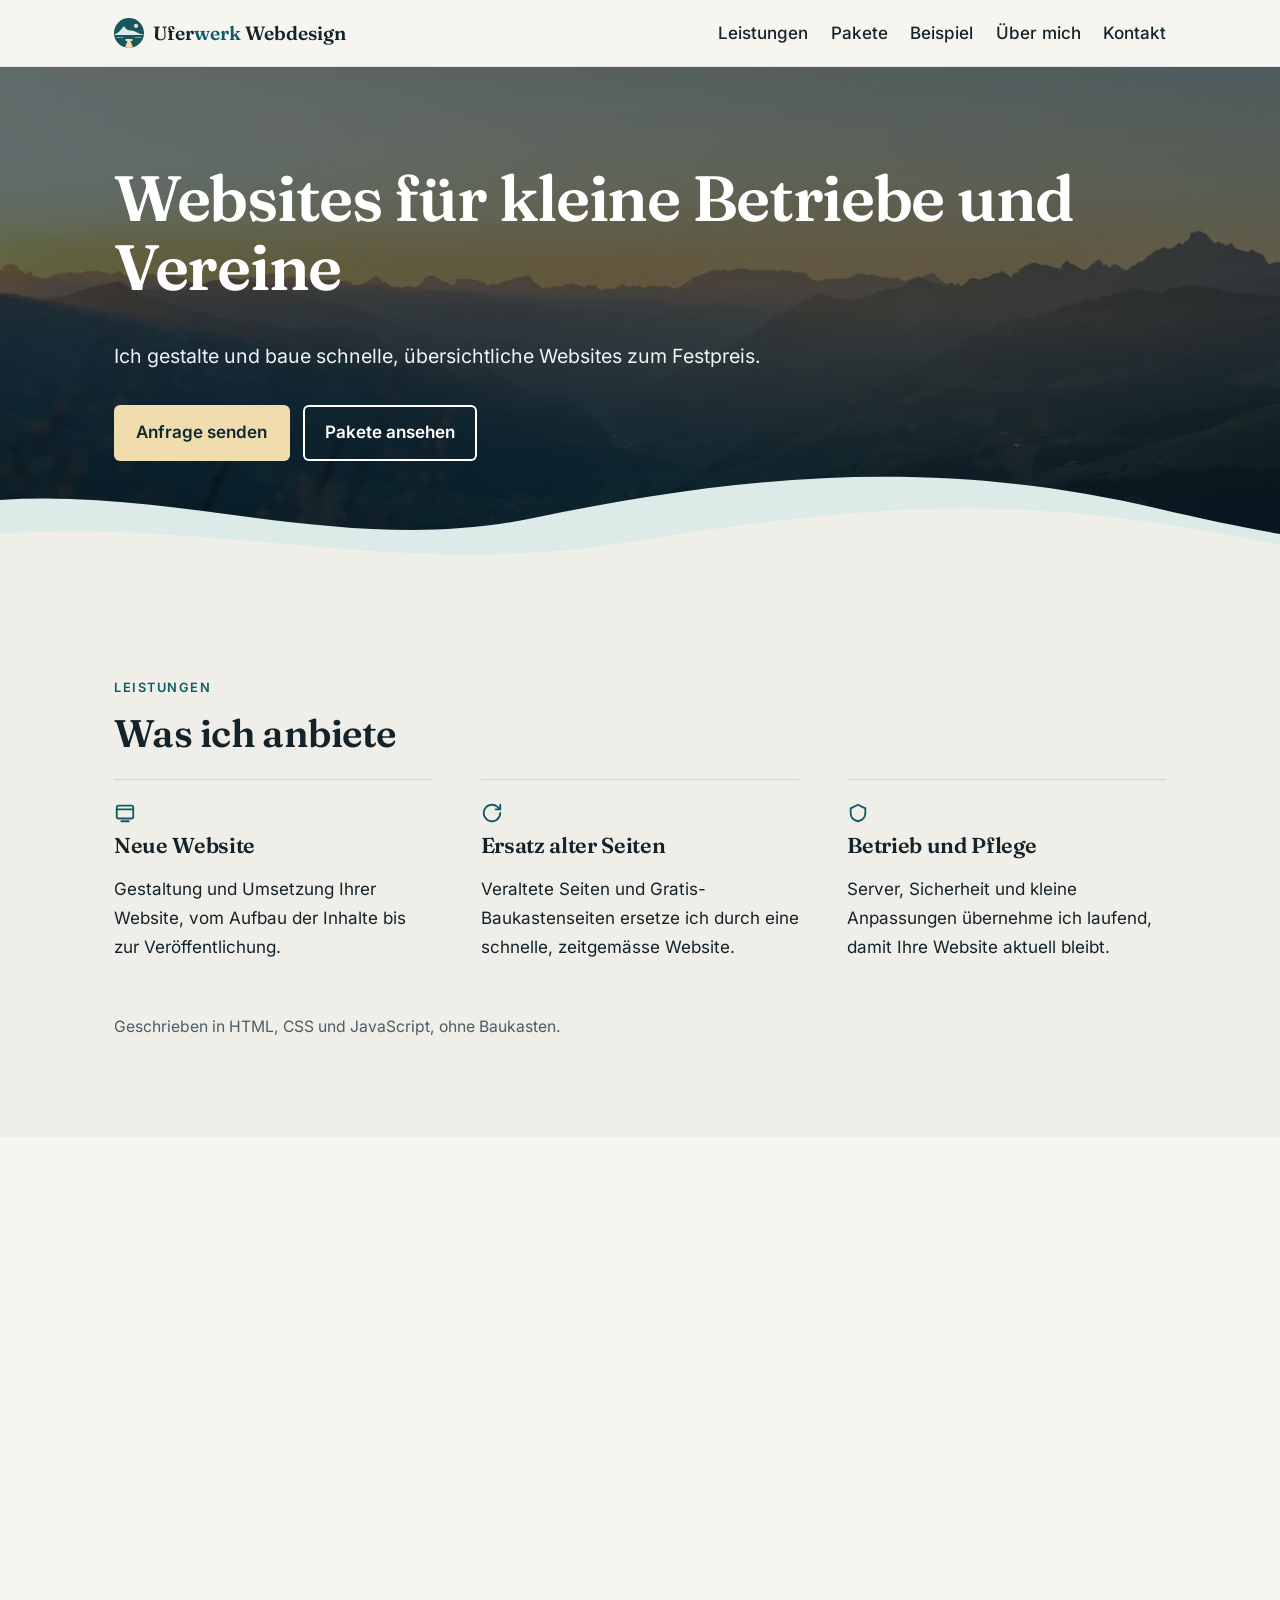
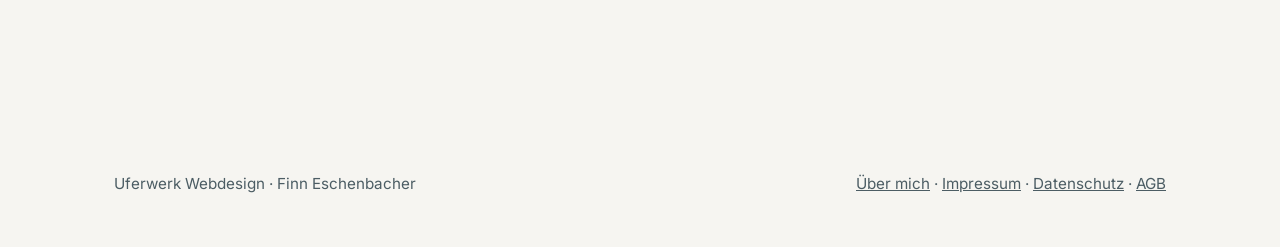
<file: index.html>
<!DOCTYPE html>
<html lang="de-CH"><head><meta charset="utf-8"><meta http-equiv="Content-Security-Policy" content="default-src 'self'; img-src 'self' data:; style-src 'self'; script-src 'self' 'sha256-ltymCeNI1u84gqmm4vS3CIuj9wTWPZ8u5JkS2thNJ20='; font-src 'self'; object-src 'none'; base-uri 'self'; form-action 'self' https://api.web3forms.com; connect-src 'self' https://api.web3forms.com; upgrade-insecure-requests"><meta name="format-detection" content="telephone=no, address=no, email=no"><meta name="viewport" content="width=device-width, initial-scale=1"><title>Uferwerk Webdesign – Websites für KMU und Vereine</title><meta name="description" content="Websites für kleine Betriebe und Vereine zu Fixpreisen ab CHF 690, ohne Baukasten. Erster Entwurf der Startseite unverbindlich und kostenlos."><link rel="canonical" href="https://uferwerk.ch/"><link rel="preload" href="fonts/inter.woff2" as="font" type="font/woff2" crossorigin><link rel="preload" href="fonts/fraunces.woff2" as="font" type="font/woff2" crossorigin><link rel="icon" href="favicon.ico" sizes="32x32"><link rel="apple-touch-icon" href="img/apple-touch-icon.png"><link rel="manifest" href="site.webmanifest"><meta property="og:type" content="website"><meta property="og:locale" content="de_CH"><meta property="og:site_name" content="Uferwerk Webdesign"><meta property="og:title" content="Uferwerk Webdesign – Websites für KMU und Vereine"><meta property="og:description" content="Websites für kleine Betriebe und Vereine zu Fixpreisen ab CHF 690, ohne Baukasten. Erster Entwurf der Startseite unverbindlich und kostenlos."><meta property="og:url" content="https://uferwerk.ch/"><meta property="og:image" content="https://uferwerk.ch/img/og-image.jpg?v=4"><meta property="og:image:type" content="image/jpeg"><meta property="og:image:width" content="1200"><meta property="og:image:height" content="630"><meta property="og:image:alt" content="Sonnenuntergang über einem Bergtal mit Schriftzug «Uferwerk Webdesign – Websites für kleine Betriebe und Vereine»"><meta name="twitter:card" content="summary_large_image"><meta name="twitter:title" content="Uferwerk Webdesign – Websites für KMU und Vereine"><meta name="twitter:description" content="Websites für kleine Betriebe und Vereine zu Fixpreisen ab CHF 690, ohne Baukasten. Erster Entwurf der Startseite unverbindlich und kostenlos."><meta name="twitter:image" content="https://uferwerk.ch/img/og-image.jpg?v=4"><meta name="twitter:image:alt" content="Sonnenuntergang über einem Bergtal mit Schriftzug «Uferwerk Webdesign – Websites für kleine Betriebe und Vereine»"><link rel="stylesheet" href="style.css"><link rel="icon" href="favicon.svg" type="image/svg+xml"><meta name="theme-color" content="#17565d"><script type="application/ld+json">
{
  "@context": "https://schema.org",
  "@type": "ProfessionalService",
  "name": "Uferwerk Webdesign",
  "url": "https://uferwerk.ch/",
  "email": "kontakt@uferwerk.ch",
  "image": "https://uferwerk.ch/img/og-image.jpg?v=4",
  "logo": "https://uferwerk.ch/img/icon-512.png",
  "description": "Uferwerk Webdesign gestaltet und baut schnelle, übersichtliche Websites für kleine Betriebe und Vereine zum Festpreis, in HTML, CSS und JavaScript, ohne Baukasten.",
  "priceRange": "CHF 690–1190",
  "currenciesAccepted": "CHF",
  "founder": {
    "@type": "Person",
    "name": "Finn Eschenbacher"
  },
  "areaServed": {
    "@type": "Country",
    "name": "Schweiz"
  },
  "hasOfferCatalog": {
    "@type": "OfferCatalog",
    "name": "Pakete und Preise",
    "itemListElement": [
      {
        "@type": "Offer",
        "name": "Paket S",
        "price": "690.00",
        "priceCurrency": "CHF",
        "description": "1 Seite mit Abschnitten. Darstellung auf Handy, Tablet und Computer. Kontakt, Anfahrt und Öffnungszeiten, Impressum und Datenschutz, Grundlagen für Suchmaschinen. 1 Korrekturrunde. Erster Entwurf nach ca. 1 Woche. Google-Unternehmensprofil nicht inbegriffen."
      },
      {
        "@type": "Offer",
        "name": "Paket M",
        "price": "1190.00",
        "priceCurrency": "CHF",
        "description": "3–5 Unterseiten. Wie Paket S, zusätzlich Google-Unternehmensprofil einrichten und 2 Korrekturrunden. Erster Entwurf nach ca. 2 Wochen."
      },
      {
        "@type": "Offer",
        "name": "Pflege Monatsabo",
        "price": "19.00",
        "priceCurrency": "CHF",
        "description": "Pro Monat, ohne Mindestlaufzeit, kündbar mit 1 Monat auf Monatsende. Betrieb auf dem Server, HTTPS, technische Überwachung und Aktualisierungen, kleine Anpassungen."
      },
      {
        "@type": "Offer",
        "name": "Pflege Jahresabo",
        "price": "180.00",
        "priceCurrency": "CHF",
        "description": "Pro Jahr (CHF 48 günstiger als 12 Monatsraten). Gleicher Umfang wie das Monatsabo."
      }
    ]
  }
}
</script></head><body><a class="skip" href="#main">Zum Inhalt springen</a><header class="site"><nav class="wrap nav" aria-label="Hauptnavigation"><a class="logo" href="index.html"><img src="favicon.svg" alt="" width="30" height="30"><b>Ufer<span>werk</span> Webdesign</b></a><button class="nav-toggle" type="button" aria-expanded="false" aria-controls="hauptmenu" aria-label="Menü öffnen" hidden><span class="nav-toggle-bars" aria-hidden="true"></span></button><ul class="menu" id="hauptmenu"><li><a href="index.html#leistungen">Leistungen</a></li><li><a href="index.html#pakete">Pakete</a></li><li><a href="index.html#beispiel">Beispiel</a></li><li class="menu-wide"><a href="ueber-mich.html">Über mich</a></li><li><a href="kontakt.html">Kontakt</a></li></ul></nav></header><main id="main"><section class="hero"><picture class="hero-bg"><source media="(max-width:600px)" type="image/webp" srcset="img/hero-mobil-600.webp 600w, img/hero-mobil-900.webp 900w" sizes="100vw"><source media="(max-width:600px)" srcset="img/hero-mobil-900.jpg"><source type="image/webp" srcset="img/hero-800.webp 800w, img/hero-1600.webp 1600w, img/hero-2400.webp 2400w" sizes="100vw"><img src="img/hero-1600.jpg" alt="" width="1600" height="880" fetchpriority="high" decoding="async"></picture><span class="hero-glow" aria-hidden="true"></span><span class="hero-shade" aria-hidden="true"></span><div class="wrap hero-grid"><div><h1 class="fade d2">Websites für kleine Betriebe und Vereine</h1>
<p class="lead fade d3">Ich gestalte und baue schnelle, übersichtliche Websites zum Festpreis.</p>
<div class="cta fade d4"><a class="btn" href="kontakt.html">Anfrage senden</a><a class="btn ghost" href="#pakete">Pakete ansehen</a></div></div></div>
<svg class="waves" viewBox="0 0 1440 160" preserveAspectRatio="none" aria-hidden="true" focusable="false"><path d="M-100 90C140 40 360 140 600 95s460-60 700-10 300 40 300 40V160H-100z" fill="#dcebe8"/><path d="M-100 120C200 80 420 160 700 120s440-50 700-5 200 30 200 30V160H-100z" fill="#efeee8"/></svg></section>
<section id="leistungen" class="alt"><div class="wrap"><p class="eyebrow reveal">Leistungen</p><h2 class="reveal">Was ich anbiete</h2><div class="grid3">
<div class="card reveal"><div class="icon" aria-hidden="true"><svg width="22" height="22" viewBox="0 0 24 24" fill="none" stroke="currentColor" stroke-width="2" stroke-linecap="round" stroke-linejoin="round"><rect x="3" y="4" width="18" height="14" rx="2"/><path d="M3 8h18M8 21h8"/></svg></div><h3>Neue Website</h3><p>Gestaltung und Umsetzung Ihrer Website, vom Aufbau der Inhalte bis zur Veröffentlichung.</p></div>
<div class="card reveal"><div class="icon" aria-hidden="true"><svg width="22" height="22" viewBox="0 0 24 24" fill="none" stroke="currentColor" stroke-width="2" stroke-linecap="round" stroke-linejoin="round"><path d="M21 12a9 9 0 1 1-3-6.7L21 8"/><path d="M21 3v5h-5"/></svg></div><h3>Ersatz alter Seiten</h3><p>Veraltete Seiten und Gratis-Baukastenseiten ersetze ich durch eine schnelle, zeitgemässe Website.</p></div>
<div class="card reveal"><div class="icon" aria-hidden="true"><svg width="22" height="22" viewBox="0 0 24 24" fill="none" stroke="currentColor" stroke-width="2" stroke-linecap="round" stroke-linejoin="round"><path d="M12 3l8 4v5c0 5-3.5 8-8 9-4.5-1-8-4-8-9V7z"/></svg></div><h3>Betrieb und Pflege</h3><p>Server, Sicherheit und kleine Anpassungen übernehme ich laufend, damit Ihre Website aktuell bleibt.</p></div>
</div><p class="tech-note reveal">Geschrieben in HTML, CSS und JavaScript, ohne Baukasten.</p></div></section>
<figure class="band band-weg"><picture><source type="image/webp" srcset="img/see-weg-800.webp 800w, img/see-weg-1400.webp 1400w, img/see-weg-2000.webp 2000w" sizes="100vw"><img src="img/see-weg-1400.jpg" alt="Bergsee in den Alpen, daneben ein Wanderweg" width="1400" height="583" loading="lazy" decoding="async"></picture></figure><section id="pakete"><div class="wrap"><p class="eyebrow reveal">Pakete</p><h2 class="reveal">Pakete und Preise</h2><div class="grid3"><div class="card pkg reveal"><h3>Paket S</h3><p class="price">CHF 690</p><ul class="rows"><li><span class="k">Umfang</span><span class="v">1 Seite mit Abschnitten</span></li><li><span class="k">Darstellung auf Handy, Tablet und Computer</span><span class="v"><span class="yes">inbegriffen</span></span></li><li><span class="k">Kontakt, Anfahrt und Öffnungszeiten</span><span class="v"><span class="yes">inbegriffen</span></span></li><li><span class="k">Impressum und Datenschutzseite</span><span class="v"><span class="yes">inbegriffen</span></span></li><li><span class="k">Grundlagen für Suchmaschinen (Seitentitel, Beschreibungen, Sitemap)</span><span class="v"><span class="yes">inbegriffen</span></span></li><li><span class="k">Google-Unternehmensprofil einrichten</span><span class="v"><span class="no">nicht inbegriffen</span></span></li><li><span class="k">Korrekturrunden</span><span class="v">1</span></li><li><span class="k">Erster Entwurf nach</span><span class="v">ca. 1 Woche</span></li></ul></div><div class="card pkg reveal"><h3>Paket M</h3><p class="price">CHF 1'190</p><ul class="rows"><li><span class="k">Umfang</span><span class="v">3–5 Unterseiten</span></li><li><span class="k">Darstellung auf Handy, Tablet und Computer</span><span class="v"><span class="yes">inbegriffen</span></span></li><li><span class="k">Kontakt, Anfahrt und Öffnungszeiten</span><span class="v"><span class="yes">inbegriffen</span></span></li><li><span class="k">Impressum und Datenschutzseite</span><span class="v"><span class="yes">inbegriffen</span></span></li><li><span class="k">Grundlagen für Suchmaschinen (Seitentitel, Beschreibungen, Sitemap)</span><span class="v"><span class="yes">inbegriffen</span></span></li><li><span class="k">Google-Unternehmensprofil einrichten</span><span class="v"><span class="yes">inbegriffen</span></span></li><li><span class="k">Korrekturrunden</span><span class="v">2</span></li><li><span class="k">Erster Entwurf nach</span><span class="v">ca. 2 Wochen</span></li></ul></div><div class="card pkg reveal"><h3>Pflege</h3><p class="price">CHF 19 <small>pro Monat</small></p><p class="price-alt">oder CHF 180 pro Jahr im Jahresabo (Sie sparen CHF 48)</p><p class="badge">Monatsabo ohne Mindestlaufzeit</p><ul class="rows"><li><span class="k">Betrieb auf dem Server</span><span class="v"><span class="yes">inbegriffen</span></span></li><li><span class="k">Verschlüsselung (https)</span><span class="v"><span class="yes">inbegriffen</span></span></li><li><span class="k">Technische Überwachung und Aktualisierungen</span><span class="v"><span class="yes">inbegriffen</span></span></li><li><span class="k">Kleine Anpassungen (Öffnungszeiten, Preise, Texte, Bilder)</span><span class="v"><span class="yes">inbegriffen</span></span></li><li><span class="k">Mailadresse auf Ihrer Domain</span><span class="v">auf Wunsch</span></li><li><span class="k">Grössere Wünsche</span><span class="v">nach Offerte</span></li><li><span class="k">Abrechnung</span><span class="v">monatlich oder jährlich</span></li><li><span class="k">Mindestlaufzeit</span><span class="v">keine (Monatsabo)</span></li><li><span class="k">Kündigung</span><span class="v">1 Monat auf Monatsende</span></li></ul></div></div><div class="yearcost reveal"><h3>Kosten im 1. Jahr inkl. Pflege</h3><p><strong>Paket S:</strong> CHF 918, mit Jahresabo CHF 870</p><p><strong>Paket M:</strong> CHF 1'418, mit Jahresabo CHF 1'370</p><p class="note">Die Pflege mit Monatsabo hat keine Mindestlaufzeit und ist mit 1 Monat auf Monatsende kündbar.</p></div><div class="facts reveal"><p><strong>Endpreise</strong> in Schweizer Franken. Uferwerk ist nicht mehrwertsteuerpflichtig.</p><p><strong>Texte und Bilder</strong> liefern Sie. Beim Ordnen und Kürzen unterstütze ich Sie.</p><p><strong>Domain</strong> (Ihre Internetadresse, z.B. ihr-betrieb.ch): zum Einkaufspreis, ca. CHF 10 bis 20 pro Jahr.</p><p><strong>Vereine</strong> erhalten 20 % Rabatt auf Paket S und M: CHF 552 statt 690, CHF 952 statt 1'190.</p><p><strong>Zahlung:</strong> Der erste Entwurf der Startseite ist unverbindlich und kostenlos. Mit Ihrer schriftlichen Annahme sind 50&nbsp;% fällig, 50&nbsp;% nach Freigabe. Zusatzwünsche offeriere ich vorher schriftlich. Es gelten die <a href="agb.html">AGB</a>.</p></div></div></section>
<section id="beispiel" class="alt"><div class="wrap ref reveal"><div><span class="tag">Beispielprojekt</span><h2 class="reveal">Café Lorrainebohne (fiktiv)</h2><p>Ein Café in Bern, umgesetzt im Umfang von Paket S: Angebot, Karte, Öffnungszeiten und Tischreservation.</p><p><a class="btn" href="beispiel/index.html">Website ansehen</a></p></div>
<a class="shot" href="beispiel/index.html" tabindex="-1" aria-hidden="true"><img src="img/beispiel-vorschau.webp" alt="Vorschau der Beispiel-Website Café Lorrainebohne" width="720" height="450" loading="lazy" decoding="async"></a></div></section>
<section><div class="wrap"><p class="eyebrow reveal">Ablauf</p><h2 class="reveal">In drei Schritten zur Website</h2><ol class="steps reveal"><li>Sie beschreiben Ihr Vorhaben über das <a href="kontakt.html">Kontaktformular</a> oder per E-Mail und erhalten eine Offerte. Der erste Entwurf der Startseite ist unverbindlich und kostenlos.</li><li>Nach Ihrer schriftlichen Annahme und der Anzahlung setze ich die Website um.</li><li>Nach Ihrer Freigabe schalte ich die Website auf.</li></ol></div></section>
<figure class="band band-see"><picture><source type="image/webp" srcset="img/see-spiegelung-800.webp 800w, img/see-spiegelung-1400.webp 1400w, img/see-spiegelung-2000.webp 2000w" sizes="100vw"><img src="img/see-spiegelung-1400.jpg" alt="Grüne Hügel spiegeln sich in einem Bergsee" width="1400" height="889" loading="lazy" decoding="async"></picture></figure><section id="cta-kontakt"><div class="wrap"><div class="contact reveal"><div><h2>Projekt besprechen?</h2><p>Schreiben Sie mir – ich antworte in der Regel innert zwei Werktagen.</p></div><a class="btn" href="kontakt.html">Zur Kontaktseite</a></div></div></section></main><footer class="site"><div class="wrap foot"><p>Uferwerk Webdesign · Finn Eschenbacher</p><p><a href="ueber-mich.html">Über mich</a> · <a href="impressum.html">Impressum</a> · <a href="datenschutz.html">Datenschutz</a> · <a href="agb.html">AGB</a></p></div></footer><script src="anim.js" defer></script><script src="nav.js" defer></script></body></html>
</file>
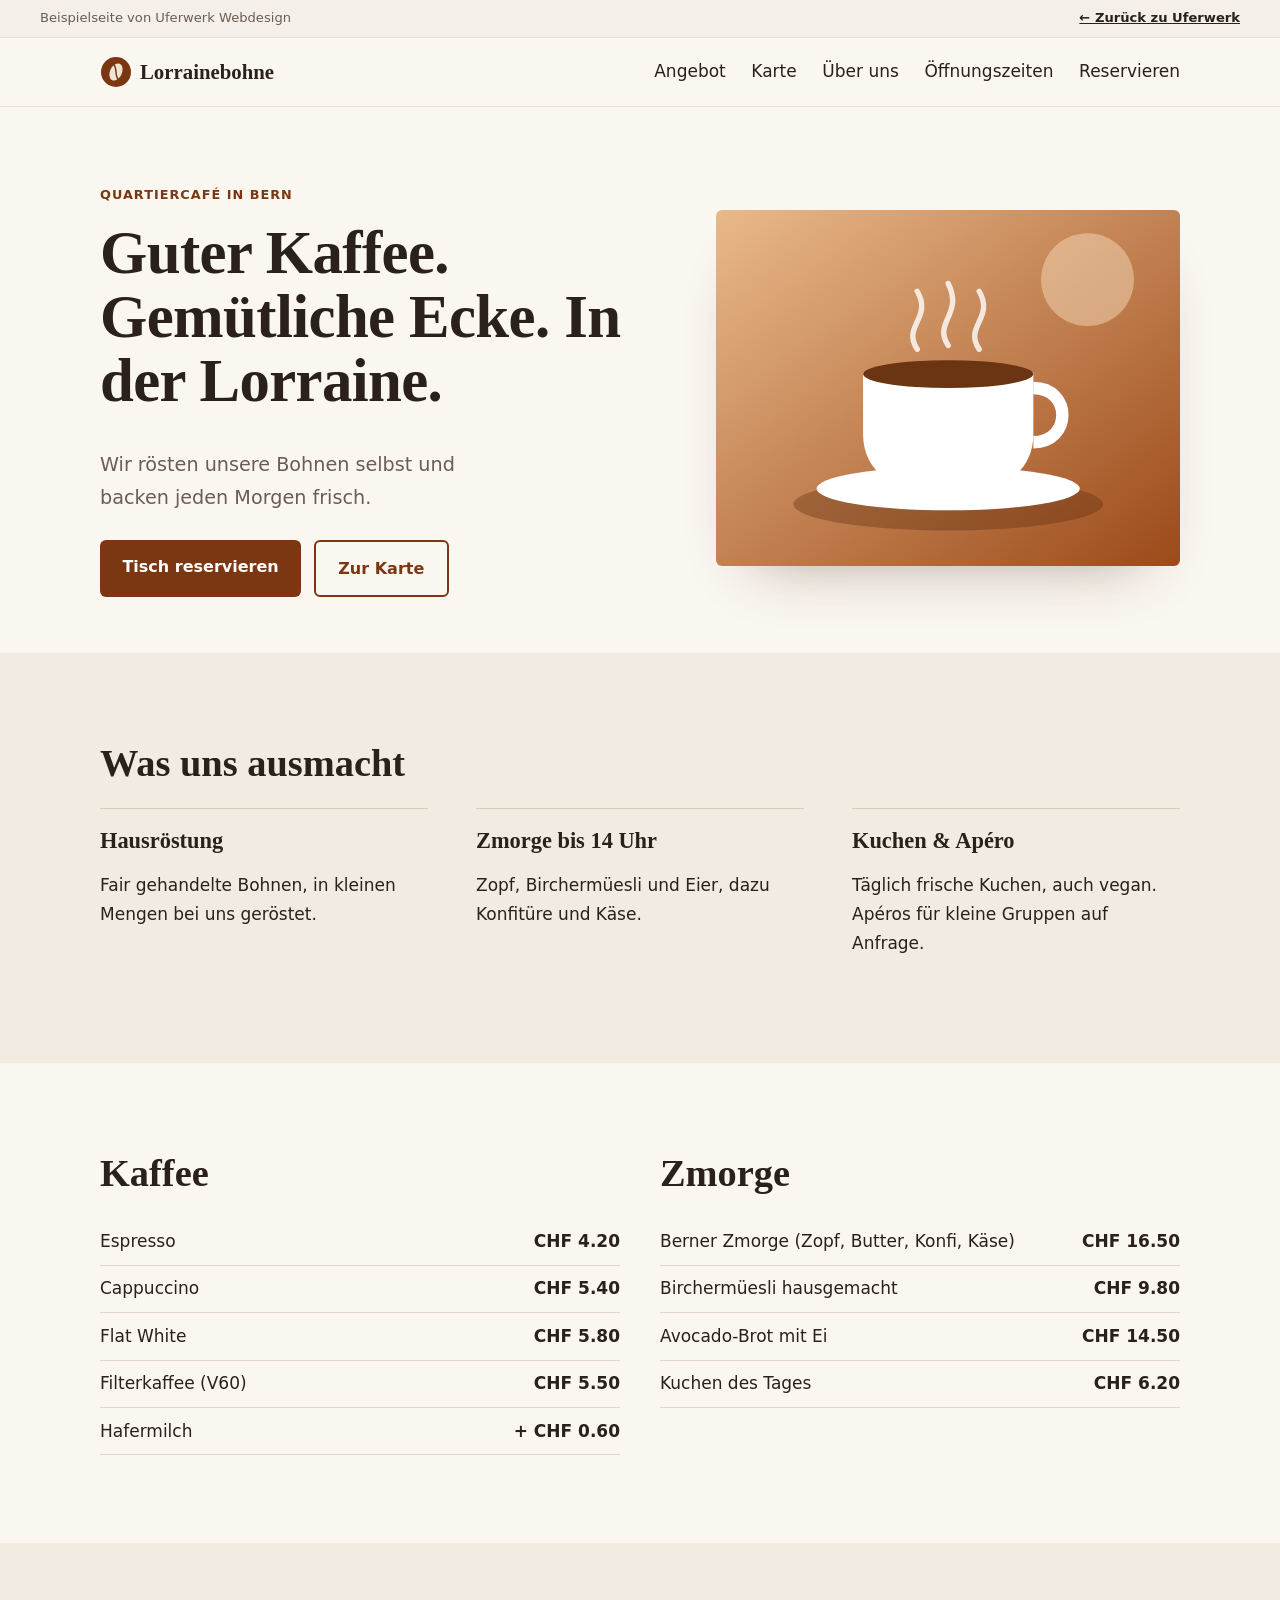
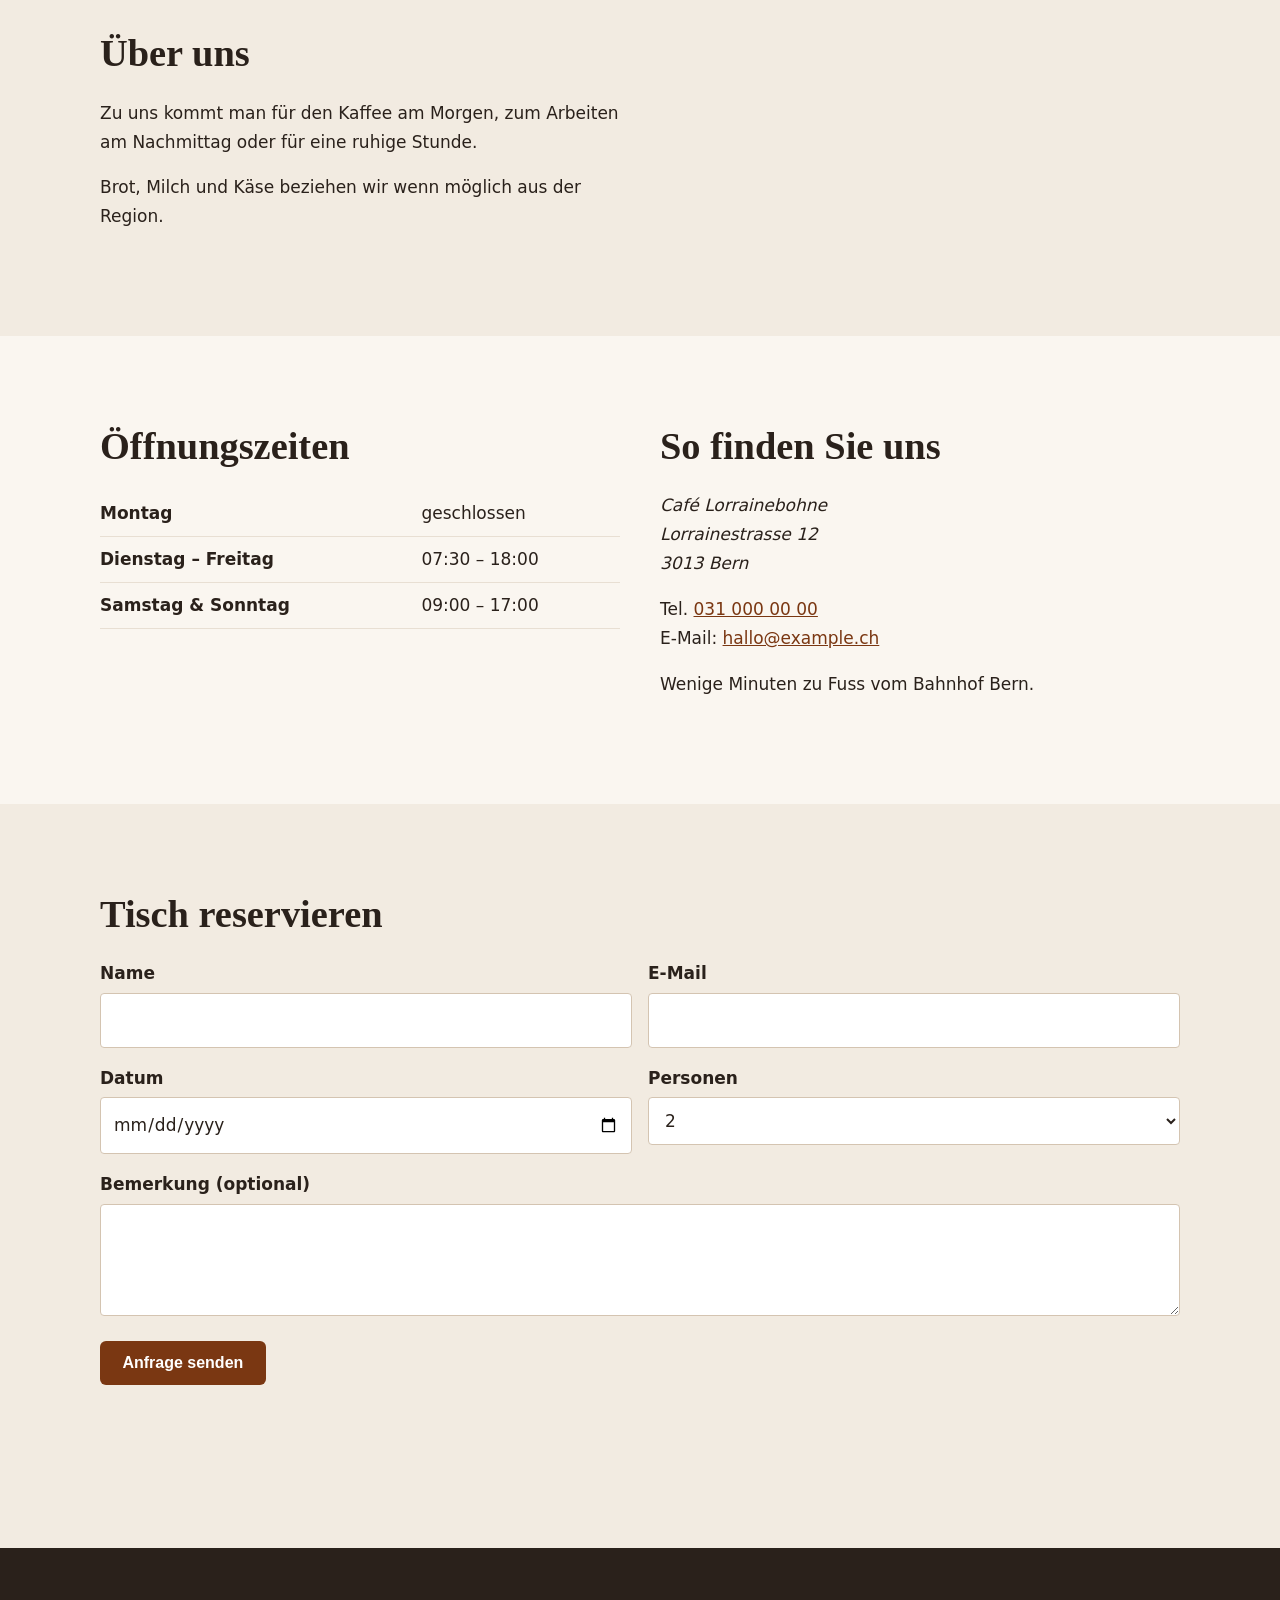
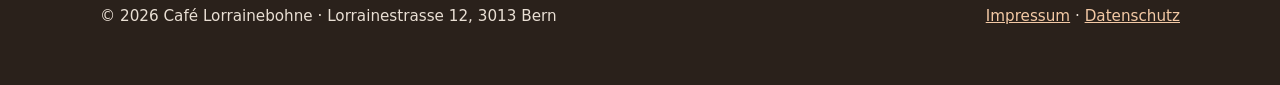
<file: beispiel/index.html>
<!DOCTYPE html>
<html lang="de-CH">
<head><meta charset="utf-8"><meta http-equiv="Content-Security-Policy" content="default-src 'self'; img-src 'self' data:; style-src 'self'; script-src 'self'; font-src 'self'; object-src 'none'; base-uri 'self'; form-action 'self'; upgrade-insecure-requests"><meta name="format-detection" content="telephone=no, address=no, email=no"><meta name="viewport" content="width=device-width, initial-scale=1"><link rel="stylesheet" href="style.css"><link rel="icon" href="favicon.svg" type="image/svg+xml">
<title>Café Lorrainebohne – Kaffee &amp; Zmorge in Bern</title>
<meta name="description" content="Café Lorrainebohne in Bern: hausgerösteter Kaffee, Zmorge, hausgemachte Kuchen. Öffnungszeiten, Menü und Tischreservation.">
<meta property="og:title" content="Café Lorrainebohne Bern"><meta property="og:type" content="website">
<meta name="theme-color" content="#7a3712">
<script type="application/ld+json">{"@context":"https://schema.org","@type":"CafeOrCoffeeShop","name":"Café Lorrainebohne","address":{"@type":"PostalAddress","streetAddress":"Lorrainestrasse 12","postalCode":"3013","addressLocality":"Bern","addressCountry":"CH"},"telephone":"+41 31 000 00 00","openingHours":["Tu-Fr 07:30-18:00","Sa-Su 09:00-17:00"]}</script>
</head>
<body>
<div class="aw-bar"><span>Beispielseite von Uferwerk Webdesign</span><a href="../index.html">← Zurück zu Uferwerk</a></div><a class="skip" href="#main">Zum Inhalt springen</a>
<header class="site"><nav class="wrap nav" aria-label="Hauptnavigation">
<a class="logo" href="#top"><img src="favicon.svg" alt="" width="32" height="32">Lorrainebohne</a>
<button type="button" class="burger" aria-expanded="false" aria-controls="menu">Menü</button>
<ul class="menu" id="menu"><li><a href="#angebot">Angebot</a></li><li><a href="#karte">Karte</a></li><li><a href="#ueber">Über uns</a></li><li><a href="#zeiten">Öffnungszeiten</a></li><li><a href="#reservieren">Reservieren</a></li></ul>
</nav></header>
<main id="main">
<section class="hero" id="top"><div class="wrap grid">
<div><span class="badge">Quartiercafé in Bern</span>
<h1>Guter Kaffee. Gemütliche Ecke. In der Lorraine.</h1>
<p class="lead">Wir rösten unsere Bohnen selbst und backen jeden Morgen frisch.</p>
<div class="cta"><a class="btn" href="#reservieren">Tisch reservieren</a><a class="btn ghost" href="#karte">Zur Karte</a></div></div>
<div class="art"><svg viewBox="0 0 600 460" role="img" aria-labelledby="artT"><title id="artT">Illustration: Kaffeetasse mit Dampf vor warmem Hintergrund</title>
<defs><linearGradient id="g" x1="0" y1="0" x2="1" y2="1"><stop offset="0" stop-color="#e9b98a"/><stop offset="1" stop-color="#9c4a1a"/></linearGradient></defs>
<rect width="600" height="460" fill="url(#g)"/><circle cx="480" cy="90" r="60" fill="#f6d9b8" opacity=".5"/>
<ellipse cx="300" cy="380" rx="200" ry="34" fill="#5a2a0e" opacity=".35"/><ellipse cx="300" cy="360" rx="170" ry="28" fill="#fff"/>
<path d="M190 210h220v80c0 50-45 80-110 80s-110-30-110-80z" fill="#fff"/><path d="M410 230c50 0 50 70 0 70" stroke="#fff" stroke-width="16" fill="none"/>
<ellipse cx="300" cy="212" rx="110" ry="18" fill="#6b3413"/>
<path d="M260 180c-20-30 20-40 0-75M300 175c-20-30 20-40 0-80M340 180c-20-30 20-40 0-75" stroke="#fff" stroke-width="7" fill="none" stroke-linecap="round" opacity=".8"/></svg></div>
</div></section>
<section id="angebot" class="alt"><div class="wrap"><h2>Was uns ausmacht</h2><div class="cards">
<article class="card"><h3>Hausröstung</h3><p>Fair gehandelte Bohnen, in kleinen Mengen bei uns geröstet.</p></article>
<article class="card"><h3>Zmorge bis 14 Uhr</h3><p>Zopf, Birchermüesli und Eier, dazu Konfitüre und Käse.</p></article>
<article class="card"><h3>Kuchen &amp; Apéro</h3><p>Täglich frische Kuchen, auch vegan. Apéros für kleine Gruppen auf Anfrage.</p></article>
</div></div></section>
<section id="karte"><div class="wrap two">
<div><h2>Kaffee</h2><ul class="menu-list"><li><span>Espresso</span><span class="price">CHF 4.20</span></li><li><span>Cappuccino</span><span class="price">CHF 5.40</span></li><li><span>Flat White</span><span class="price">CHF 5.80</span></li><li><span>Filterkaffee (V60)</span><span class="price">CHF 5.50</span></li><li><span>Hafermilch</span><span class="price">+ CHF 0.60</span></li></ul></div>
<div><h2>Zmorge</h2><ul class="menu-list"><li><span>Berner Zmorge (Zopf, Butter, Konfi, Käse)</span><span class="price">CHF 16.50</span></li><li><span>Birchermüesli hausgemacht</span><span class="price">CHF 9.80</span></li><li><span>Avocado-Brot mit Ei</span><span class="price">CHF 14.50</span></li><li><span>Kuchen des Tages</span><span class="price">CHF 6.20</span></li></ul></div>
</div></section>
<section id="ueber" class="alt"><div class="wrap two">
<div><h2>Über uns</h2><p>Zu uns kommt man für den Kaffee am Morgen, zum Arbeiten am Nachmittag oder für eine ruhige Stunde.</p><p>Brot, Milch und Käse beziehen wir wenn möglich aus der Region.</p></div>

</div></section>
<section id="zeiten"><div class="wrap two">
<div><h2>Öffnungszeiten</h2><table class="hours"><tbody>
<tr><th scope="row">Montag</th><td>geschlossen</td></tr><tr><th scope="row">Dienstag – Freitag</th><td>07:30 – 18:00</td></tr><tr><th scope="row">Samstag &amp; Sonntag</th><td>09:00 – 17:00</td></tr></tbody></table></div>
<div><h2>So finden Sie uns</h2><address>Café Lorrainebohne<br>Lorrainestrasse 12<br>3013 Bern</address><p>Tel. <a href="tel:+41310000000">031&nbsp;000&nbsp;00&nbsp;00</a><br>E-Mail: <a href="mailto:hallo@example.ch">hallo@example.ch</a></p><p>Wenige Minuten zu Fuss vom Bahnhof Bern.</p></div>
</div></section>
<section id="reservieren" class="alt"><div class="wrap"><h2>Tisch reservieren</h2>
<form id="reservation" novalidate>
<div class="row"><div><label for="name">Name</label><input type="text" id="name" name="name" autocomplete="name" required></div><div><label for="email">E-Mail</label><input id="email" name="email" type="email" autocomplete="email" required></div></div>
<div class="row"><div><label for="datum">Datum</label><input id="datum" name="datum" type="date" required></div><div><label for="personen">Personen</label><select id="personen" name="personen"><option>1</option><option selected>2</option><option>3</option><option>4</option><option>5–8</option></select></div></div>
<div><label for="nachricht">Bemerkung (optional)</label><textarea id="nachricht" name="nachricht" rows="3"></textarea></div>
<div><button class="btn" type="submit">Anfrage senden</button></div>
<p id="status" class="status" role="status" aria-live="polite"></p>
</form></div></section>
</main>
<footer class="site"><div class="wrap foot"><p>© <span id="jahr">2026</span> Café Lorrainebohne · Lorrainestrasse 12, 3013 Bern</p><p><a href="impressum.html">Impressum</a> · <a href="datenschutz.html">Datenschutz</a></p></div></footer><script src="script.js" defer></script>
</body></html>
</file>
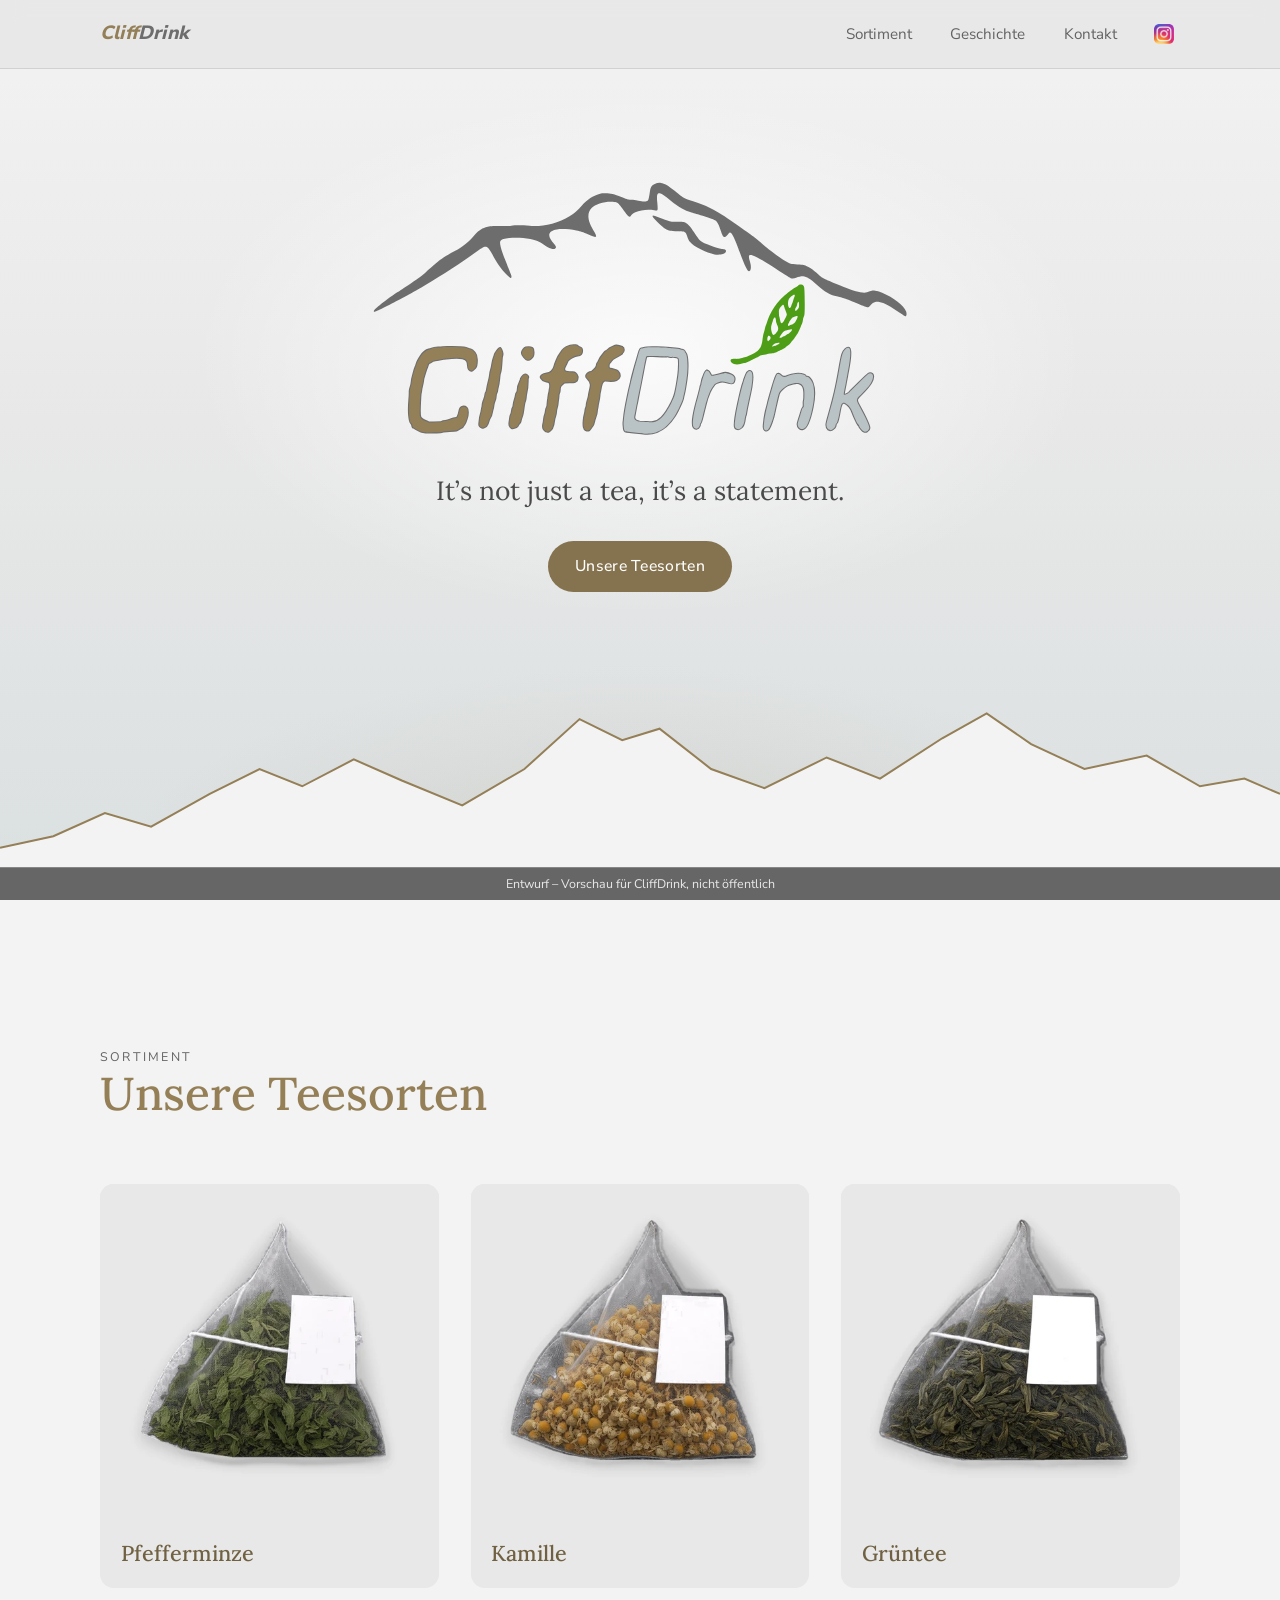
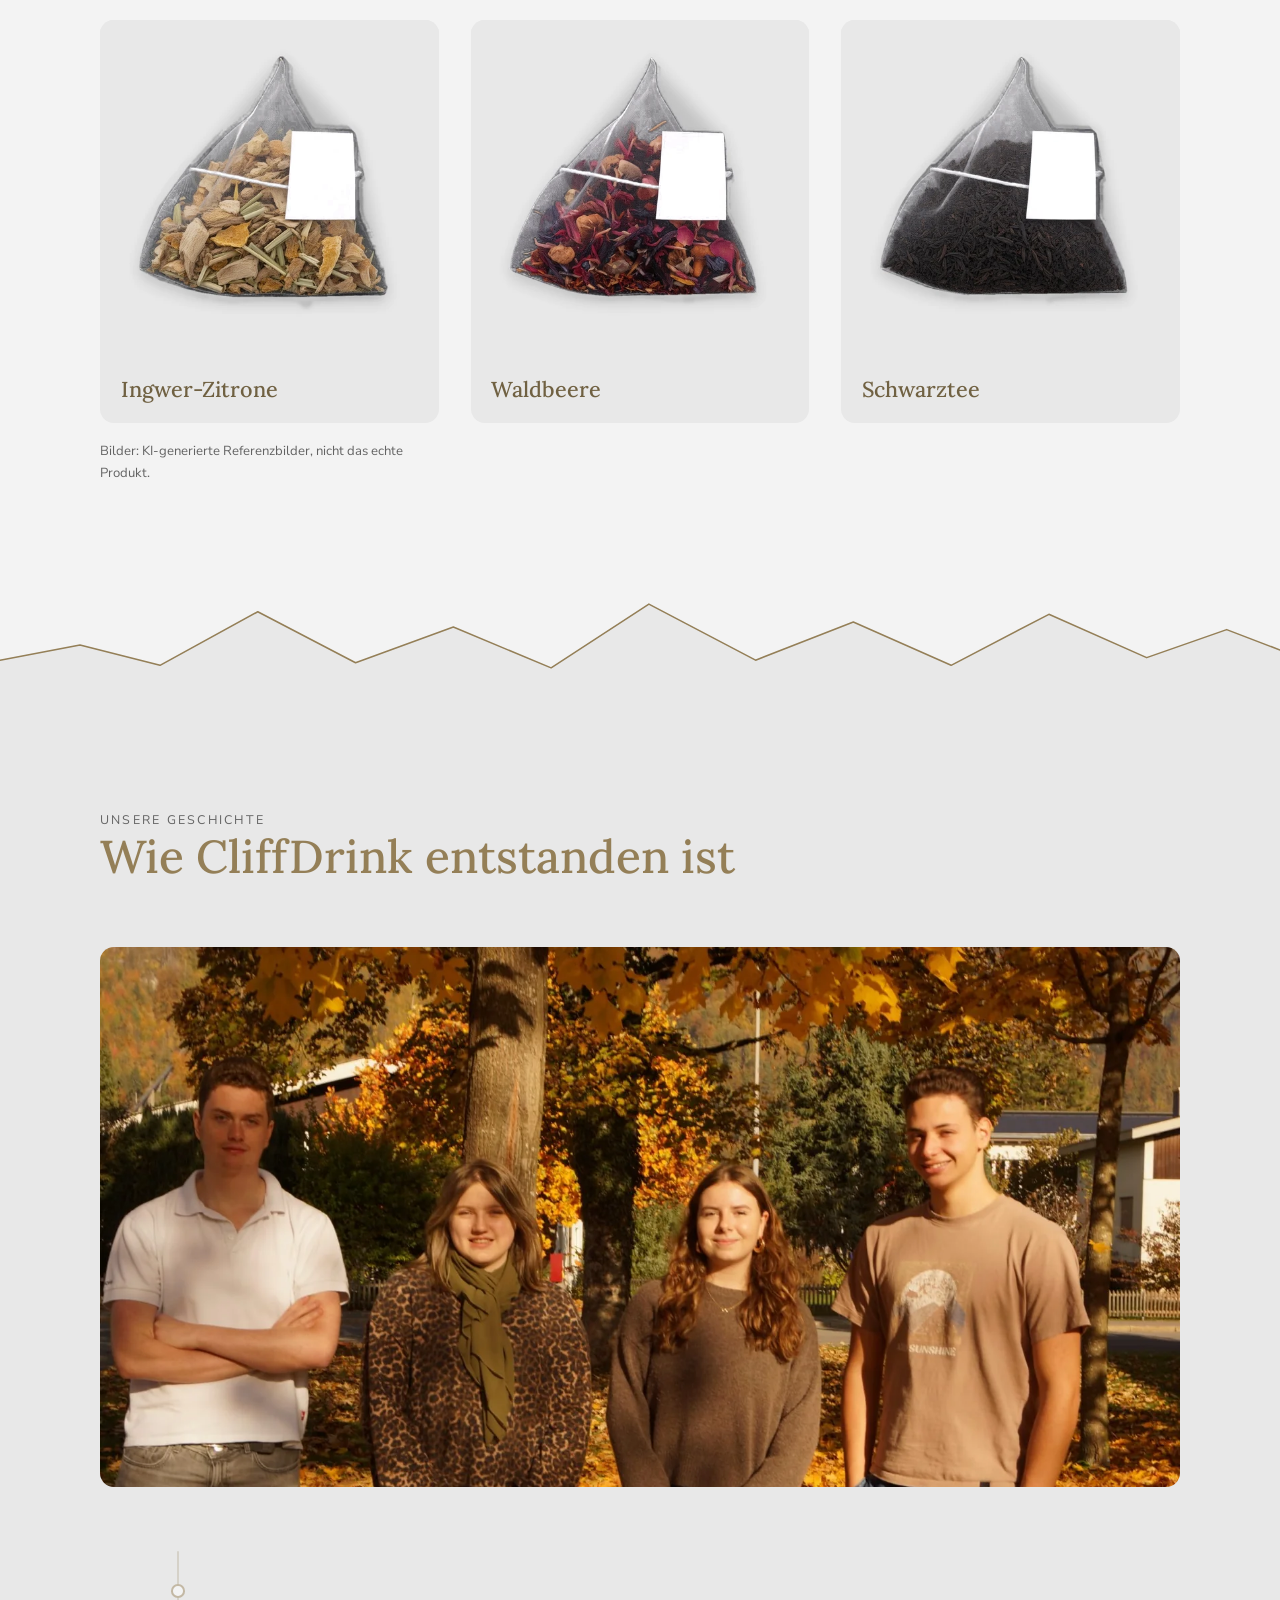
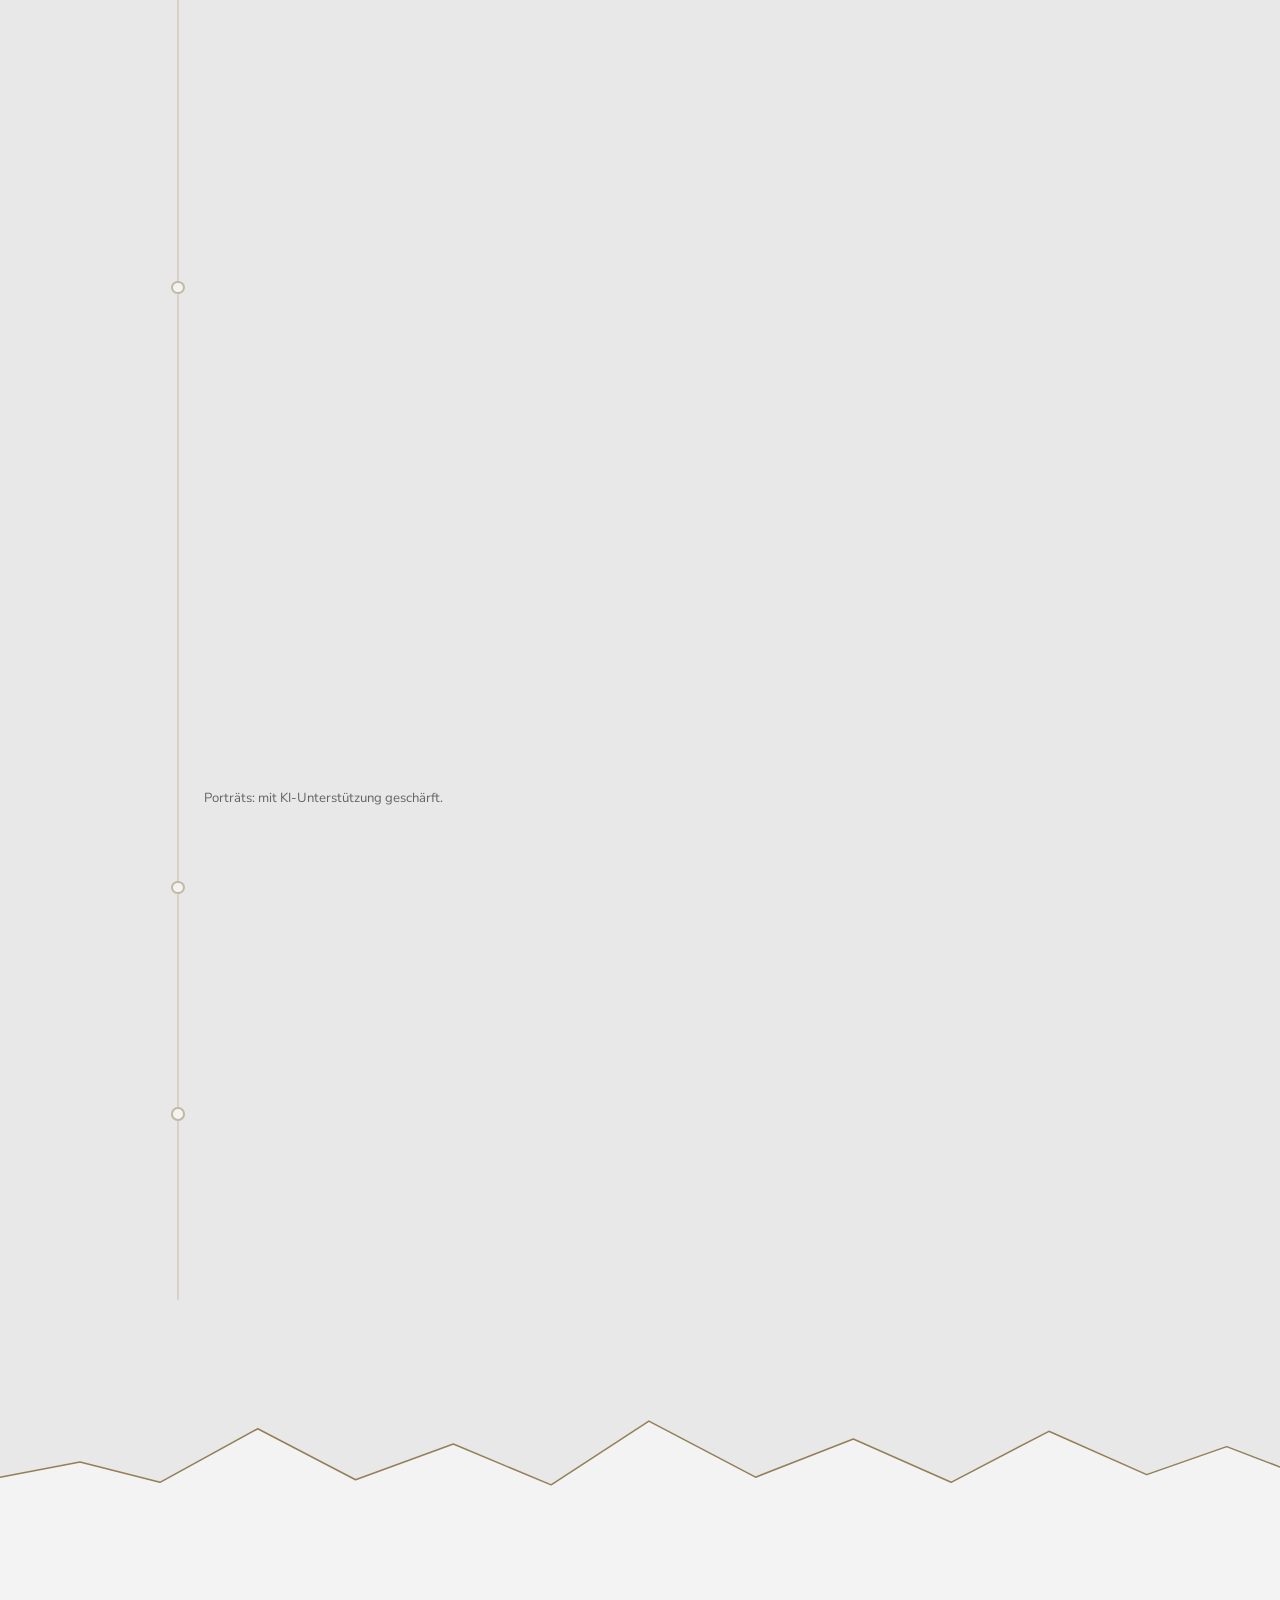
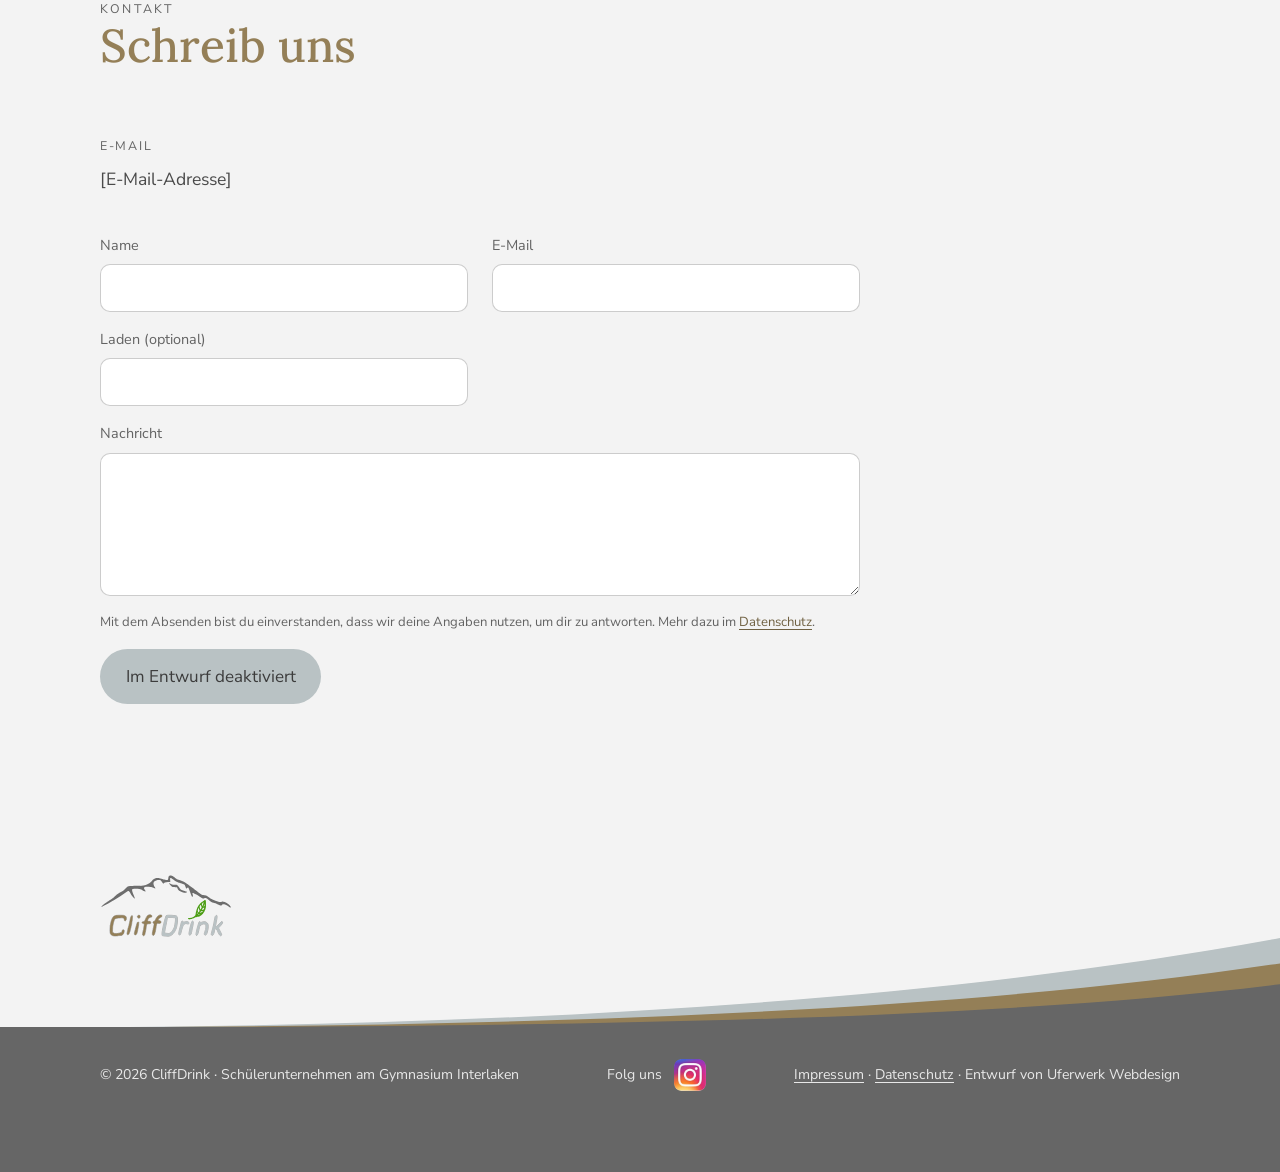
<file: vorschau/cliffdrink/index.html>
<!doctype html>
<html lang="de-CH">
<head>
<meta charset="utf-8">
<meta name="viewport" content="width=device-width,initial-scale=1,viewport-fit=cover">
<meta name="theme-color" content="#e8e8e8">
<meta name="robots" content="noindex, nofollow, noarchive">
<title>CliffDrink · Tee in Teebeuteln [Entwurf]</title>
<link rel="preload" href="fonts/nunito-sans.woff2" as="font" type="font/woff2" crossorigin>
<link rel="preload" href="fonts/lora.woff2" as="font" type="font/woff2" crossorigin>
<link rel="stylesheet" href="css/style.css">
<link rel="icon" href="img/favicon.svg" type="image/svg+xml">
<link rel="icon" href="img/favicon-32.png" sizes="32x32" type="image/png">
<link rel="apple-touch-icon" href="img/apple-touch-icon.png">
<script>document.documentElement.classList.add('js')</script>
</head>
<body class="home">
<div class="preview-banner" role="status">Entwurf – Vorschau für CliffDrink, nicht öffentlich</div>
<header class="site-head">
  <div class="wrap">
    <a class="brand" href="./index.html">Cliff<span>Drink</span></a>
    <nav aria-label="Hauptnavigation">
      <ul class="nav">
        <li><a href="./index.html#sortiment">Sortiment</a></li>
        <li><a href="./index.html#geschichte">Geschichte</a></li>
        <li><a href="./index.html#kontakt">Kontakt</a></li>
      </ul>
    </nav>
    <a class="head-ig" href="https://www.instagram.com/cliffdrink/" rel="noopener" aria-label="CliffDrink auf Instagram"><picture><source type="image/webp" srcset="img/instagram.webp"><img class="ig-img" src="img/instagram.png" alt="Instagram" width="20" height="20" decoding="async"></picture></a>
    <button class="nav-toggle" type="button" aria-expanded="false" aria-controls="mnav" aria-label="Menü öffnen">
      <span class="nav-toggle-box" aria-hidden="true"><span></span><span></span><span></span></span>
    </button>
  </div>
</header>
<div class="mnav" id="mnav">
  <nav class="mnav-inner" aria-label="Menü">
    <p class="eyebrow mnav-eyebrow">Menü</p>
    <ul class="mnav-list">
      <li><a href="#sortiment"><span class="mnav-num">01</span><span class="mnav-label">Sortiment</span></a></li>
      <li><a href="#geschichte"><span class="mnav-num">02</span><span class="mnav-label">Geschichte</span></a></li>
      <li><a href="#kontakt"><span class="mnav-num">03</span><span class="mnav-label">Kontakt</span></a></li>
    </ul>
  </nav>
  <svg class="mnav-art" viewBox="0 0 400 160" preserveAspectRatio="none" aria-hidden="true" focusable="false">
    <path class="mnav-fill" d="M0 126 L52 102 L100 124 L168 66 L226 112 L270 92 L320 122 L372 84 L400 100 L400 170 L0 170 Z"/>
    <path class="mnav-crest" d="M0 126 L52 102 L100 124 L168 66 L226 112 L270 92 L320 122 L372 84 L400 100" fill="none"/>
  </svg>
</div>
<main>
<section class="hero hero--c" aria-label="Einstieg">
  <div class="hero-bg" aria-hidden="true"></div>
  <svg class="hero-range" viewBox="0 0 1440 320" preserveAspectRatio="none" aria-hidden="true" focusable="false">
    <path class="hr-front" d="M0 232L60 220L118 196L170 210L236 176L292 150L340 168L398 140L452 162L520 188L590 150L652 98L700 120L742 108L800 150L860 170L930 138L990 160L1060 118L1110 92L1160 124L1220 150L1290 136L1350 168L1400 160L1440 176V320H0z"/>
    <path class="hr-crest" d="M0 232L60 220L118 196L170 210L236 176L292 150L340 168L398 140L452 162L520 188L590 150L652 98L700 120L742 108L800 150L860 170L930 138L990 160L1060 118L1110 92L1160 124L1220 150L1290 136L1350 168L1400 160L1440 176"/>
  </svg>
  <div class="wrap hero-content">
    <h1 class="hero-title"><img class="hero-logo" src="img/logo-cliffdrink.svg" alt="CliffDrink" width="577" height="280" fetchpriority="high"></h1>
    <p class="lead">It&rsquo;s not just a tea, it&rsquo;s a statement.</p>
    <p class="hero-cta"><a class="hero-btn" href="#sortiment">Unsere Teesorten</a></p>
  </div>
</section>

<div class="cliff-divider cliff-divider--into-deep" aria-hidden="true">
  <svg class="cliff-svg-front" viewBox="0 0 1440 80" preserveAspectRatio="none" focusable="false">
    <path class="cliff-fill" d="M0 100 L0 48 L90 36 L180 52 L290 10 L400 50 L510 22 L620 54 L730 4 L850 48 L960 18 L1070 52 L1180 12 L1290 46 L1380 24 L1440 40 L1440 100 Z"/>
    <path class="cliff-ridge" d="M0 48 L90 36 L180 52 L290 10 L400 50 L510 22 L620 54 L730 4 L850 48 L960 18 L1070 52 L1180 12 L1290 46 L1380 24 L1440 40" fill="none"/>
  </svg>
  <svg class="cliff-svg-mobile" viewBox="0 0 400 80" preserveAspectRatio="none" focusable="false">
    <path class="cliff-fill" d="M0 100 L0 52 L44 38 L92 56 L150 12 L206 50 L250 30 L298 56 L350 16 L400 42 L400 100 Z"/>
    <path class="cliff-ridge" d="M0 52 L44 38 L92 56 L150 12 L206 50 L250 30 L298 56 L350 16 L400 42" fill="none"/>
  </svg>
</div>

<section id="sortiment" class="band-deep">
  <div class="wrap">
    <div class="section-head section-head--solo">
      <div><p class="eyebrow">Sortiment</p><h2>Unsere Teesorten</h2></div>
    </div>
    <ul class="teas">
      <li class="tea reveal" data-delay="0">
        <picture class="tea-pic">
          <source type="image/webp" srcset="img/tee-pfefferminze.webp 1x, img/tee-pfefferminze-2x.webp 2x">
          <img src="img/tee-pfefferminze.jpg" srcset="img/tee-pfefferminze.jpg 1x, img/tee-pfefferminze-2x.jpg 2x" alt="Pyramidenteebeutel mit Pfefferminze" width="1024" height="1024" loading="lazy" decoding="async">
        </picture>
        <div class="tea-body">
          <h3>Pfefferminze</h3>
        </div>
      </li>
      <li class="tea reveal" data-delay="1">
        <picture class="tea-pic">
          <source type="image/webp" srcset="img/tee-kamille.webp 1x, img/tee-kamille-2x.webp 2x">
          <img src="img/tee-kamille.jpg" srcset="img/tee-kamille.jpg 1x, img/tee-kamille-2x.jpg 2x" alt="Pyramidenteebeutel mit Kamille" width="1024" height="1024" loading="lazy" decoding="async">
        </picture>
        <div class="tea-body">
          <h3>Kamille</h3>
        </div>
      </li>
      <li class="tea reveal" data-delay="2">
        <picture class="tea-pic">
          <source type="image/webp" srcset="img/tee-gruentee.webp 1x, img/tee-gruentee-2x.webp 2x">
          <img src="img/tee-gruentee.jpg" srcset="img/tee-gruentee.jpg 1x, img/tee-gruentee-2x.jpg 2x" alt="Pyramidenteebeutel mit Grüntee" width="1024" height="1024" loading="lazy" decoding="async">
        </picture>
        <div class="tea-body">
          <h3>Grüntee</h3>
        </div>
      </li>
      <li class="tea reveal" data-delay="3">
        <picture class="tea-pic">
          <source type="image/webp" srcset="img/tee-ingwer-zitrone.webp 1x, img/tee-ingwer-zitrone-2x.webp 2x">
          <img src="img/tee-ingwer-zitrone.jpg" srcset="img/tee-ingwer-zitrone.jpg 1x, img/tee-ingwer-zitrone-2x.jpg 2x" alt="Pyramidenteebeutel mit Ingwer-Zitrone" width="1024" height="1024" loading="lazy" decoding="async">
        </picture>
        <div class="tea-body">
          <h3>Ingwer-Zitrone</h3>
        </div>
      </li>
      <li class="tea reveal" data-delay="4">
        <picture class="tea-pic">
          <source type="image/webp" srcset="img/tee-waldbeere.webp 1x, img/tee-waldbeere-2x.webp 2x">
          <img src="img/tee-waldbeere.jpg" srcset="img/tee-waldbeere.jpg 1x, img/tee-waldbeere-2x.jpg 2x" alt="Pyramidenteebeutel mit Waldbeere" width="1024" height="1024" loading="lazy" decoding="async">
        </picture>
        <div class="tea-body">
          <h3>Waldbeere</h3>
        </div>
      </li>
      <li class="tea reveal" data-delay="5">
        <picture class="tea-pic">
          <source type="image/webp" srcset="img/tee-schwarztee.webp 1x, img/tee-schwarztee-2x.webp 2x">
          <img src="img/tee-schwarztee.jpg" srcset="img/tee-schwarztee.jpg 1x, img/tee-schwarztee-2x.jpg 2x" alt="Pyramidenteebeutel mit Schwarztee" width="1024" height="1024" loading="lazy" decoding="async">
        </picture>
        <div class="tea-body">
          <h3>Schwarztee</h3>
        </div>
      </li>
    </ul>
    <p class="media-note">Bilder: KI-generierte Referenzbilder, nicht das echte Produkt.</p>
  </div>
</section>

<div class="cliff-divider cliff-divider--into-navy" aria-hidden="true">
  <svg class="cliff-svg-front" viewBox="0 0 1440 80" preserveAspectRatio="none" focusable="false">
    <path class="cliff-fill" d="M0 100 L0 48 L90 36 L180 52 L290 10 L400 50 L510 22 L620 54 L730 4 L850 48 L960 18 L1070 52 L1180 12 L1290 46 L1380 24 L1440 40 L1440 100 Z"/>
    <path class="cliff-ridge" d="M0 48 L90 36 L180 52 L290 10 L400 50 L510 22 L620 54 L730 4 L850 48 L960 18 L1070 52 L1180 12 L1290 46 L1380 24 L1440 40" fill="none"/>
  </svg>
  <svg class="cliff-svg-mobile cliff-svg-mobile--flip" viewBox="0 0 400 80" preserveAspectRatio="none" focusable="false">
    <path class="cliff-fill" d="M0 100 L0 52 L44 38 L92 56 L150 12 L206 50 L250 30 L298 56 L350 16 L400 42 L400 100 Z"/>
    <path class="cliff-ridge" d="M0 52 L44 38 L92 56 L150 12 L206 50 L250 30 L298 56 L350 16 L400 42" fill="none"/>
  </svg>
</div>

<section class="story" id="geschichte">
  <div class="wrap">
    <div class="section-head section-head--solo reveal">
      <div><p class="eyebrow">Unsere Geschichte</p><h2>Wie CliffDrink entstanden ist</h2></div>
    </div>
    <figure class="story-pic team-group reveal"><picture><source type="image/webp" srcset="img/team-gruppe.webp"><img src="img/team-gruppe.jpg" alt="Das CliffDrink-Team: vier junge Leute stehen unter Herbstbäumen" width="1600" height="1066" loading="lazy" decoding="async"></picture></figure>

    <div class="timeline" id="timeline">
      <div class="timeline-track" aria-hidden="true">
        <div class="timeline-progress"></div>
      </div>
      <div class="timeline-tip" aria-hidden="true"></div>

      <article class="tl-item reveal" data-tl="0">
        <span class="tl-dot" aria-hidden="true"><span class="tl-pulse"></span></span>
        <div class="tl-body">
          <h3>Die Idee</h3>
          <p>Wir sind vier Schülerinnen und Schüler des Gymnasiums Interlaken. Im Schwerpunktfach Wirtschaft und Recht gründen und führen wir mit dem Verein Seilschaft unser eigenes Start-up.</p>
          <p>Im August 2026 haben wir uns für Tee entschieden. Der Name steht für die Berge, mit denen wir alle aufgewachsen sind.</p>
        </div>
      </article>

      <article class="tl-item tl-item--wide reveal" data-tl="1">
        <span class="tl-dot" aria-hidden="true"><span class="tl-pulse"></span></span>
        <div class="tl-body">
          <h3>Das Team</h3>
          <p>Tibor Karger ist CEO, Chiara Vogt CFO und CAO. Morihei Jakabos ist CTO und CMO, Alexandra Bircher CPO und CMO.</p>
        </div>
        <ul class="team">
          <li class="member"><picture><source type="image/webp" srcset="img/team-4.webp"><img src="img/team-4.jpg" alt="Porträt von Tibor Karger" width="640" height="800" loading="lazy" decoding="async"></picture><h4>Tibor Karger</h4><p>CEO</p></li>
          <li class="member"><picture><source type="image/webp" srcset="img/team-3.webp"><img src="img/team-3.jpg" alt="Porträt von Chiara Vogt" width="640" height="800" loading="lazy" decoding="async"></picture><h4>Chiara Vogt</h4><p>CFO und CAO</p></li>
          <li class="member"><picture><source type="image/webp" srcset="img/team-1.webp"><img src="img/team-1.jpg" alt="Porträt von Morihei Jakabos" width="640" height="800" loading="lazy" decoding="async"></picture><h4>Morihei Jakabos</h4><p>CTO und CMO</p></li>
          <li class="member"><picture><source type="image/webp" srcset="img/team-2.webp"><img src="img/team-2.jpg" alt="Porträt von Alexandra Bircher" width="640" height="800" loading="lazy" decoding="async"></picture><h4>Alexandra Bircher</h4><p>CPO und CMO</p></li>
        </ul>
        <p class="media-note">Porträts: mit KI-Unterstützung geschärft.</p>
      </article>

      <article class="tl-item reveal" data-tl="2">
        <span class="tl-dot" aria-hidden="true"><span class="tl-pulse"></span></span>
        <div class="tl-body">
          <h3>Der Tee</h3>
          <p>Unser Tee kommt in Teebeuteln, damit er schnell in der Tasse ist. Wichtig sind uns Qualität und eine möglichst nachhaltige Verpackung.</p>
        </div>
      </article>

      <article class="tl-item reveal" data-tl="3">
        <span class="tl-dot" aria-hidden="true"><span class="tl-pulse"></span></span>
        <div class="tl-body">
          <h3>Wie es weitergeht</h3>
          <p>Unser Ziel: CliffDrink im Regal, vom Dorflädeli bis zum Supermarkt. Du findest uns ausserdem an Schulanlässen, Märkten und Events.</p>
        </div>
      </article>
    </div>
  </div>
</section>

<div class="cliff-divider cliff-divider--into-deep" aria-hidden="true">
  <svg class="cliff-svg-front" viewBox="0 0 1440 80" preserveAspectRatio="none" focusable="false">
    <path class="cliff-fill" d="M0 100 L0 48 L90 36 L180 52 L290 10 L400 50 L510 22 L620 54 L730 4 L850 48 L960 18 L1070 52 L1180 12 L1290 46 L1380 24 L1440 40 L1440 100 Z"/>
    <path class="cliff-ridge" d="M0 48 L90 36 L180 52 L290 10 L400 50 L510 22 L620 54 L730 4 L850 48 L960 18 L1070 52 L1180 12 L1290 46 L1380 24 L1440 40" fill="none"/>
  </svg>
  <svg class="cliff-svg-mobile" viewBox="0 0 400 80" preserveAspectRatio="none" focusable="false">
    <path class="cliff-fill" d="M0 100 L0 52 L44 38 L92 56 L150 12 L206 50 L250 30 L298 56 L350 16 L400 42 L400 100 Z"/>
    <path class="cliff-ridge" d="M0 52 L44 38 L92 56 L150 12 L206 50 L250 30 L298 56 L350 16 L400 42" fill="none"/>
  </svg>
</div>

<section class="contact band-deep" id="kontakt">
  <div class="wrap">
    <div class="section-head section-head--solo">
      <div><p class="eyebrow">Kontakt</p><h2>Schreib uns</h2></div>
    </div>
    <dl class="grid grid--solo">
      <div><dt>E-Mail</dt><dd class="ph">[E-Mail-Adresse]</dd></div>
    </dl>
    <form class="cform" id="cform" novalidate data-preview-disabled="true">
      <label>Name<input name="name" autocomplete="name" required></label>
      <label>E-Mail<input name="email" type="email" autocomplete="email" required></label>
      <label>Laden (optional)<input name="laden" autocomplete="organization"></label>
      <label class="full">Nachricht<textarea name="nachricht" rows="5" required></textarea></label>
      <p class="full small">Mit dem Absenden bist du einverstanden, dass wir deine Angaben nutzen, um dir zu antworten. Mehr dazu im <a href="./datenschutz.html">Datenschutz</a>.</p>
      <button class="btn full" type="submit" disabled>Im Entwurf deaktiviert</button>
      <p class="full small" id="cform-status" role="status" aria-live="polite"></p>
    </form>
  </div>
</section>
</main>
<div class="foot-logo foot-logo--deep"><div class="wrap"><img src="img/logo-cliffdrink.svg" alt="CliffDrink" width="577" height="280" loading="lazy" decoding="async"></div></div>
<div class="t-swoosh t-swoosh--deep" aria-hidden="true"><svg viewBox="0 0 1440 120" preserveAspectRatio="none" focusable="false"><path class="t-sw-hell" d="M0 120C520 120 1020 92 1440 0V120Z"/><path class="t-sw-gold" d="M0 120C560 120 1060 102 1440 34V120Z"/><path class="t-sw-grau" d="M0 120C600 120 1100 112 1440 62V120Z"/></svg></div>
<footer class="site-foot band-deep">
  <div class="wrap">
    <span class="foot-brand">© 2026 CliffDrink · Schülerunternehmen am Gymnasium Interlaken</span>
    <span class="foot-follow">Folg uns
      <a class="ig" href="https://www.instagram.com/cliffdrink/" rel="noopener" aria-label="CliffDrink auf Instagram"><picture><source type="image/webp" srcset="img/instagram.webp"><img class="ig-img" src="img/instagram.png" alt="Instagram" width="32" height="32" loading="lazy" decoding="async"></picture></a>
    </span>
    <span><a href="./impressum.html">Impressum</a> · <a href="./datenschutz.html">Datenschutz</a> · Entwurf von Uferwerk Webdesign</span>
  </div>
</footer>
<script src="js/form.js" defer></script>
<script src="js/motion.js" defer></script>
<script src="js/menu.js" defer></script>
</body>
</html>
</file>
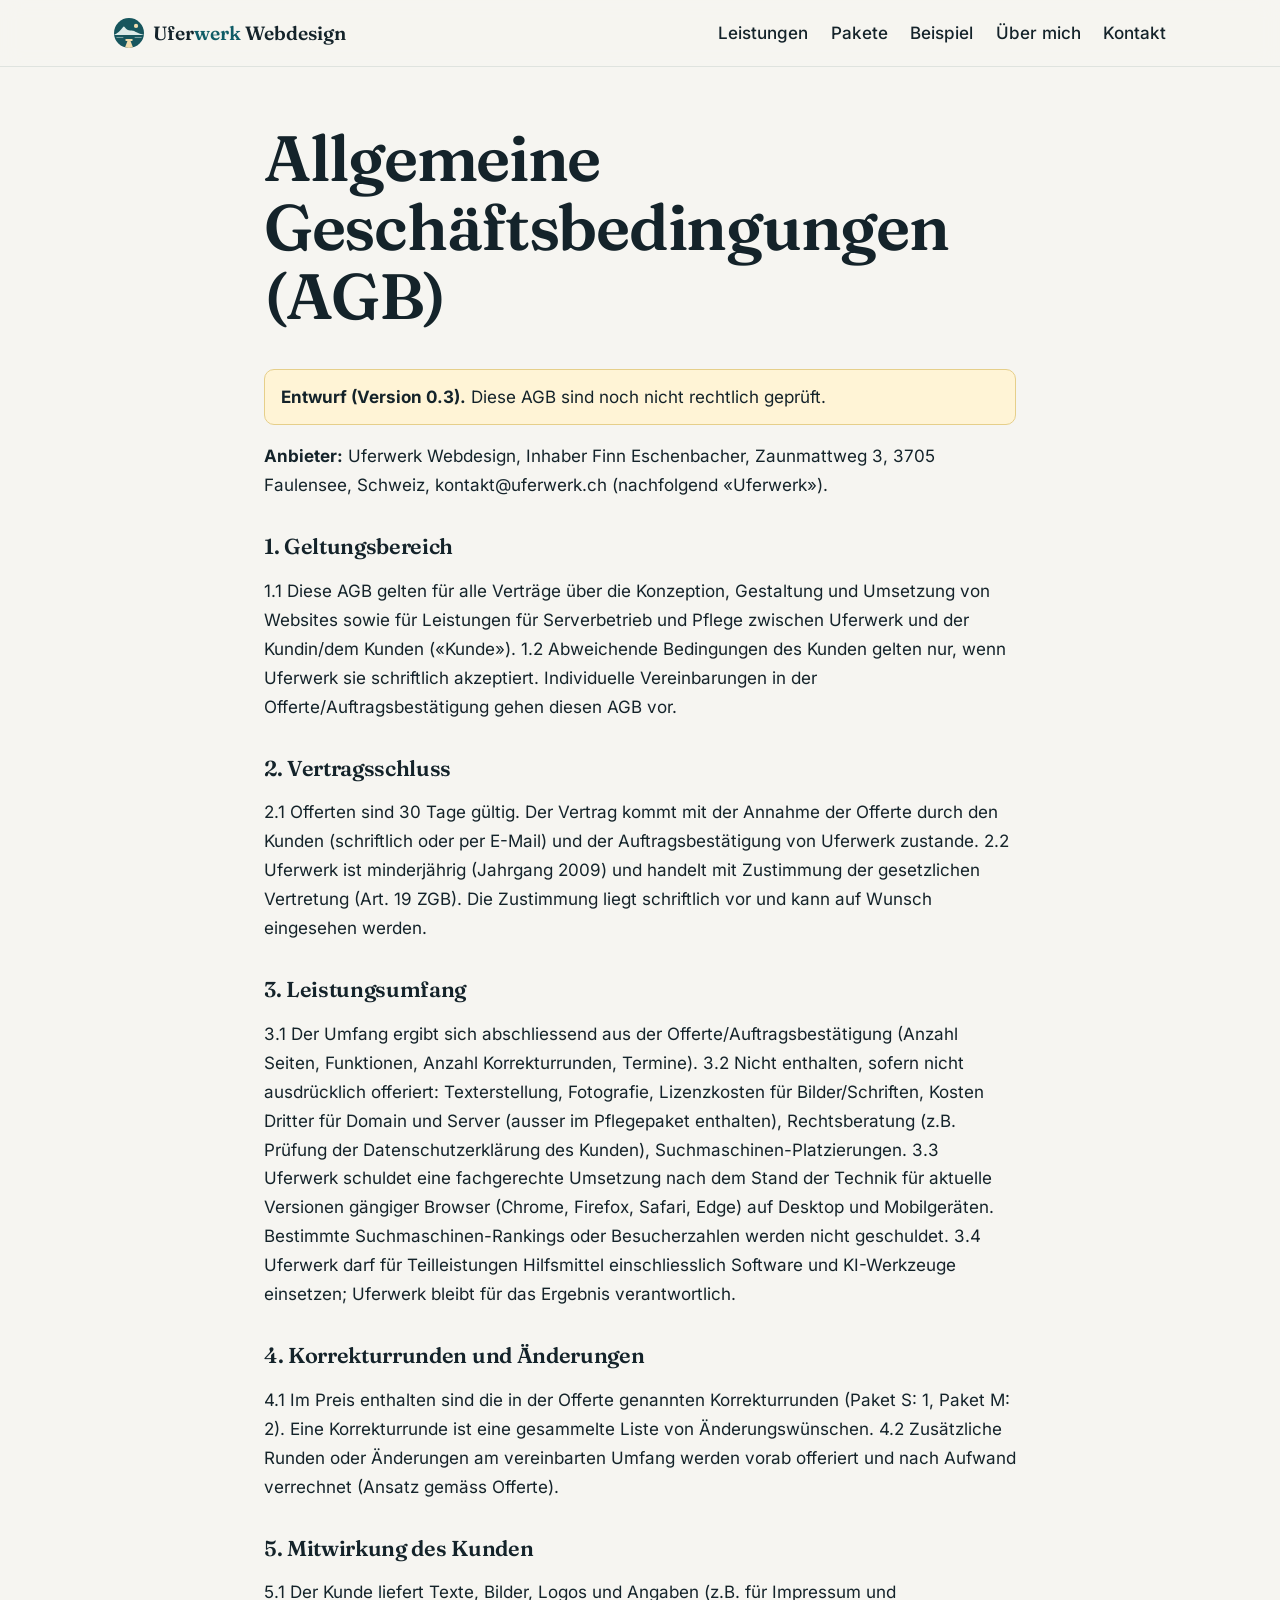
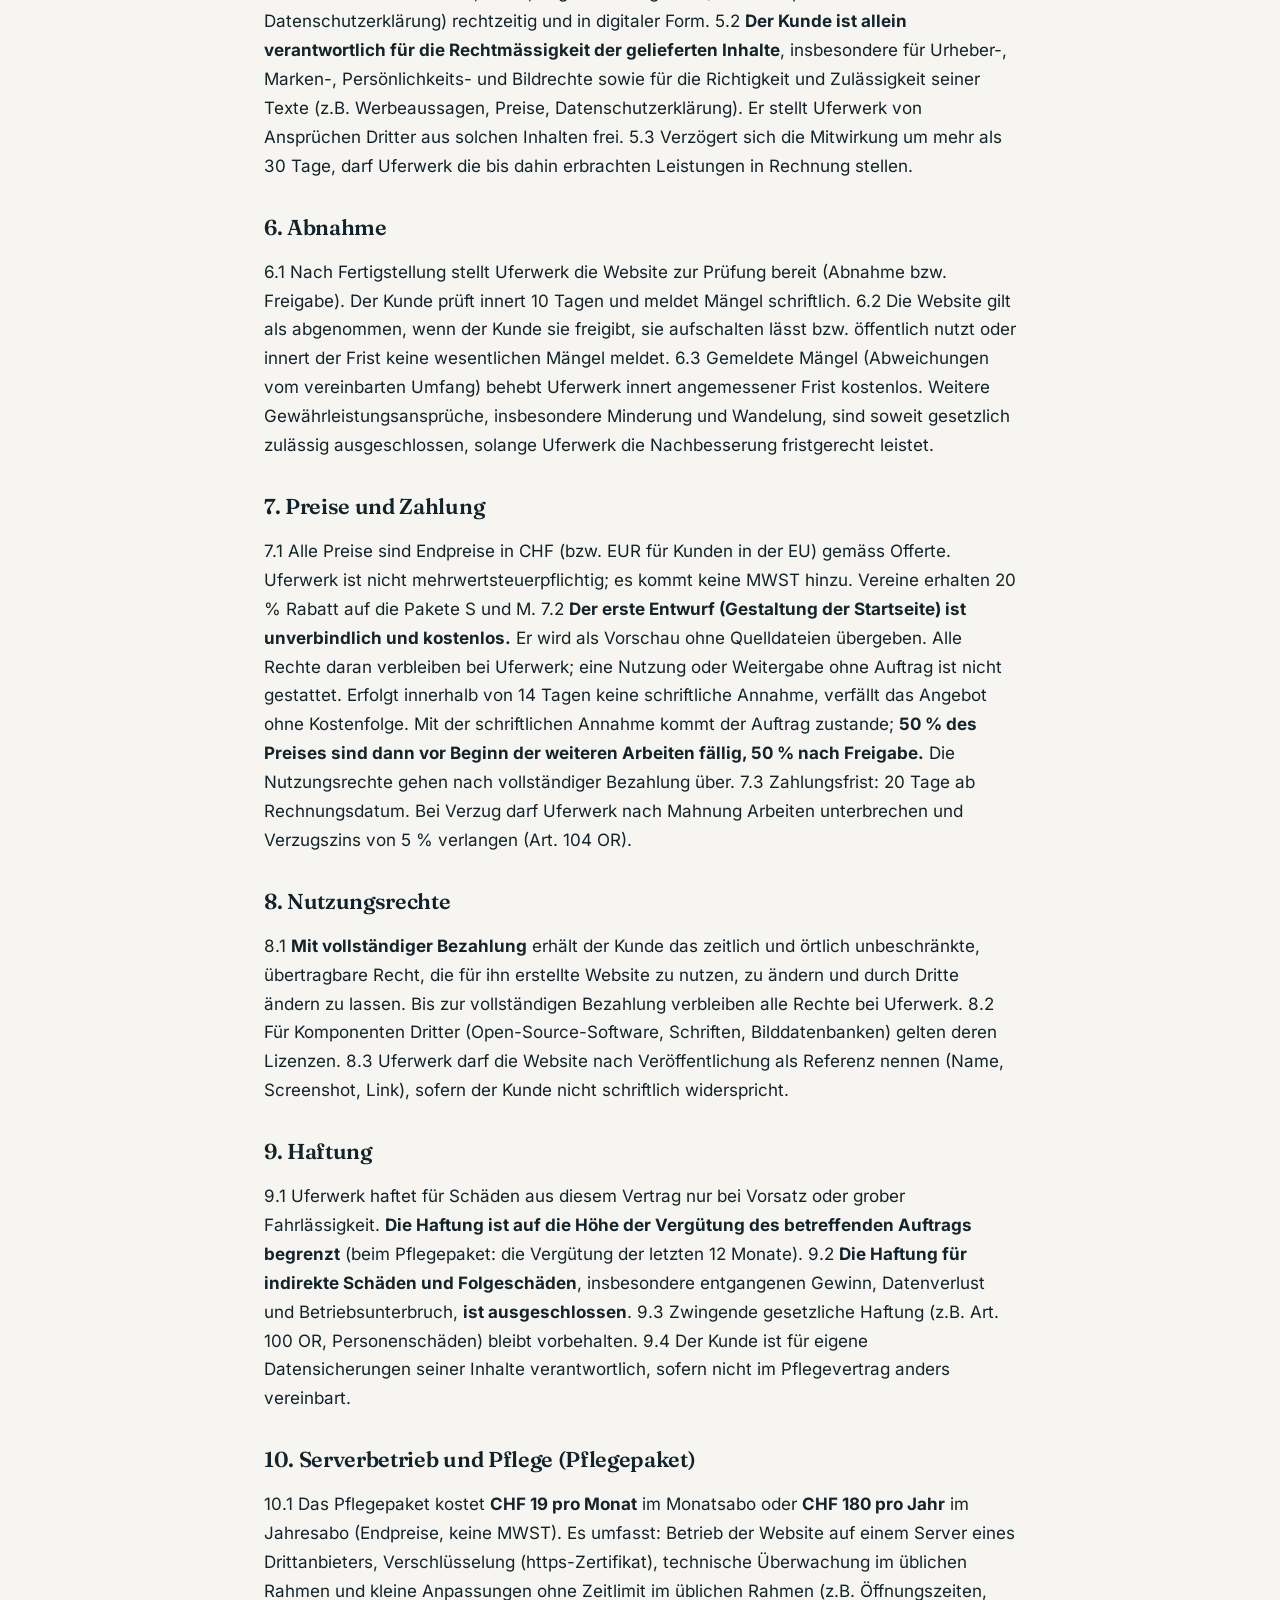
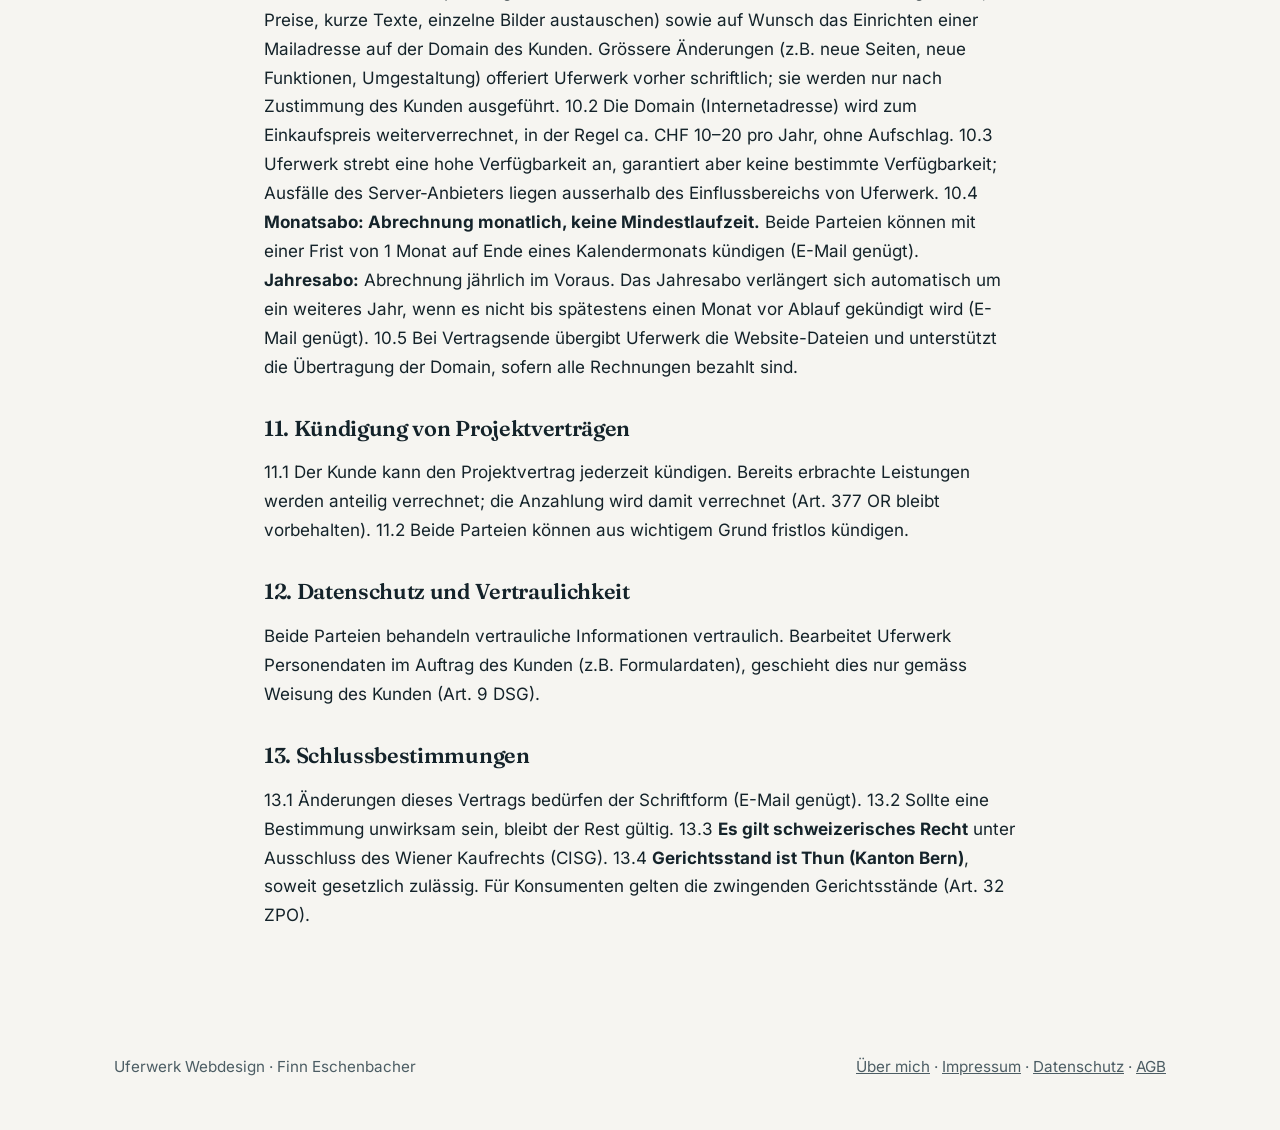
<file: agb.html>
<!DOCTYPE html>
<html lang="de-CH"><head><meta charset="utf-8"><meta http-equiv="Content-Security-Policy" content="default-src 'self'; img-src 'self' data:; style-src 'self'; script-src 'self'; font-src 'self'; object-src 'none'; base-uri 'self'; form-action 'self' https://api.web3forms.com; connect-src 'self' https://api.web3forms.com; upgrade-insecure-requests"><meta name="format-detection" content="telephone=no, address=no, email=no"><meta name="viewport" content="width=device-width, initial-scale=1"><title>AGB – Uferwerk Webdesign</title><meta name="description" content="Allgemeine Geschäftsbedingungen von Uferwerk Webdesign."><link rel="canonical" href="https://uferwerk.ch/agb.html"><link rel="preload" href="fonts/inter.woff2" as="font" type="font/woff2" crossorigin><link rel="preload" href="fonts/fraunces.woff2" as="font" type="font/woff2" crossorigin><link rel="icon" href="favicon.ico" sizes="32x32"><link rel="apple-touch-icon" href="img/apple-touch-icon.png"><link rel="manifest" href="site.webmanifest"><meta property="og:type" content="website"><meta property="og:locale" content="de_CH"><meta property="og:site_name" content="Uferwerk Webdesign"><meta property="og:title" content="AGB – Uferwerk Webdesign"><meta property="og:description" content="Allgemeine Geschäftsbedingungen von Uferwerk Webdesign."><meta property="og:url" content="https://uferwerk.ch/agb.html"><meta property="og:image" content="https://uferwerk.ch/img/og-image.jpg?v=4"><meta property="og:image:type" content="image/jpeg"><meta property="og:image:width" content="1200"><meta property="og:image:height" content="630"><meta property="og:image:alt" content="Sonnenuntergang über einem Bergtal mit Schriftzug «Uferwerk Webdesign – Websites für kleine Betriebe und Vereine»"><meta name="twitter:card" content="summary_large_image"><meta name="twitter:title" content="AGB – Uferwerk Webdesign"><meta name="twitter:description" content="Allgemeine Geschäftsbedingungen von Uferwerk Webdesign."><meta name="twitter:image" content="https://uferwerk.ch/img/og-image.jpg?v=4"><meta name="twitter:image:alt" content="Sonnenuntergang über einem Bergtal mit Schriftzug «Uferwerk Webdesign – Websites für kleine Betriebe und Vereine»"><link rel="stylesheet" href="style.css"><link rel="icon" href="favicon.svg" type="image/svg+xml"><meta name="theme-color" content="#17565d"></head><body><a class="skip" href="#main">Zum Inhalt springen</a><header class="site"><nav class="wrap nav" aria-label="Hauptnavigation"><a class="logo" href="index.html"><img src="favicon.svg" alt="" width="30" height="30"><b>Ufer<span>werk</span> Webdesign</b></a><button class="nav-toggle" type="button" aria-expanded="false" aria-controls="hauptmenu" aria-label="Menü öffnen" hidden><span class="nav-toggle-bars" aria-hidden="true"></span></button><ul class="menu" id="hauptmenu"><li><a href="index.html#leistungen">Leistungen</a></li><li><a href="index.html#pakete">Pakete</a></li><li><a href="index.html#beispiel">Beispiel</a></li><li class="menu-wide"><a href="ueber-mich.html">Über mich</a></li><li><a href="kontakt.html">Kontakt</a></li></ul></nav></header><main id="main"><div class="legal wrap"><h1>Allgemeine Geschäftsbedingungen (AGB)</h1><p class="draft"><strong>Entwurf (Version 0.3).</strong> Diese AGB sind noch nicht rechtlich geprüft.</p>
<p><strong>Anbieter:</strong> Uferwerk Webdesign, Inhaber Finn Eschenbacher, Zaunmattweg 3, 3705 Faulensee, Schweiz, kontakt@uferwerk.ch (nachfolgend «Uferwerk»).</p>
<h2>1. Geltungsbereich</h2>
<p>1.1 Diese AGB gelten für alle Verträge über die Konzeption, Gestaltung und Umsetzung von Websites sowie für Leistungen für Serverbetrieb und Pflege zwischen Uferwerk und der Kundin/dem Kunden («Kunde»).
1.2 Abweichende Bedingungen des Kunden gelten nur, wenn Uferwerk sie schriftlich akzeptiert. Individuelle Vereinbarungen in der Offerte/Auftragsbestätigung gehen diesen AGB vor.</p>
<h2>2. Vertragsschluss</h2>
<p>2.1 Offerten sind 30 Tage gültig. Der Vertrag kommt mit der Annahme der Offerte durch den Kunden (schriftlich oder per E-Mail) und der Auftragsbestätigung von Uferwerk zustande.
2.2 Uferwerk ist minderjährig (Jahrgang 2009) und handelt mit Zustimmung der gesetzlichen Vertretung (Art. 19 ZGB). Die Zustimmung liegt schriftlich vor und kann auf Wunsch eingesehen werden.</p>
<h2>3. Leistungsumfang</h2>
<p>3.1 Der Umfang ergibt sich abschliessend aus der Offerte/Auftragsbestätigung (Anzahl Seiten, Funktionen, Anzahl Korrekturrunden, Termine).
3.2 Nicht enthalten, sofern nicht ausdrücklich offeriert: Texterstellung, Fotografie, Lizenzkosten für Bilder/Schriften, Kosten Dritter für Domain und Server (ausser im Pflegepaket enthalten), Rechtsberatung (z.B. Prüfung der Datenschutzerklärung des Kunden), Suchmaschinen-Platzierungen.
3.3 Uferwerk schuldet eine fachgerechte Umsetzung nach dem Stand der Technik für aktuelle Versionen gängiger Browser (Chrome, Firefox, Safari, Edge) auf Desktop und Mobilgeräten. Bestimmte Suchmaschinen-Rankings oder Besucherzahlen werden nicht geschuldet.
3.4 Uferwerk darf für Teilleistungen Hilfsmittel einschliesslich Software und KI-Werkzeuge einsetzen; Uferwerk bleibt für das Ergebnis verantwortlich.</p>
<h2>4. Korrekturrunden und Änderungen</h2>
<p>4.1 Im Preis enthalten sind die in der Offerte genannten Korrekturrunden (Paket S: 1, Paket M: 2). Eine Korrekturrunde ist eine gesammelte Liste von Änderungswünschen.
4.2 Zusätzliche Runden oder Änderungen am vereinbarten Umfang werden vorab offeriert und nach Aufwand verrechnet (Ansatz gemäss Offerte).</p>
<h2>5. Mitwirkung des Kunden</h2>
<p>5.1 Der Kunde liefert Texte, Bilder, Logos und Angaben (z.B. für Impressum und Datenschutzerklärung) rechtzeitig und in digitaler Form.
5.2 <strong>Der Kunde ist allein verantwortlich für die Rechtmässigkeit der gelieferten Inhalte</strong>, insbesondere für Urheber-, Marken-, Persönlichkeits- und Bildrechte sowie für die Richtigkeit und Zulässigkeit seiner Texte (z.B. Werbeaussagen, Preise, Datenschutzerklärung). Er stellt Uferwerk von Ansprüchen Dritter aus solchen Inhalten frei.
5.3 Verzögert sich die Mitwirkung um mehr als 30 Tage, darf Uferwerk die bis dahin erbrachten Leistungen in Rechnung stellen.</p>
<h2>6. Abnahme</h2>
<p>6.1 Nach Fertigstellung stellt Uferwerk die Website zur Prüfung bereit (Abnahme bzw. Freigabe). Der Kunde prüft innert 10 Tagen und meldet Mängel schriftlich.
6.2 Die Website gilt als abgenommen, wenn der Kunde sie freigibt, sie aufschalten lässt bzw. öffentlich nutzt oder innert der Frist keine wesentlichen Mängel meldet.
6.3 Gemeldete Mängel (Abweichungen vom vereinbarten Umfang) behebt Uferwerk innert angemessener Frist kostenlos. Weitere Gewährleistungsansprüche, insbesondere Minderung und Wandelung, sind soweit gesetzlich zulässig ausgeschlossen, solange Uferwerk die Nachbesserung fristgerecht leistet.</p>
<h2>7. Preise und Zahlung</h2>
<p>7.1 Alle Preise sind Endpreise in CHF (bzw. EUR für Kunden in der EU) gemäss Offerte. Uferwerk ist nicht mehrwertsteuerpflichtig; es kommt keine MWST hinzu. Vereine erhalten 20 % Rabatt auf die Pakete S und M.
7.2 <strong>Der erste Entwurf (Gestaltung der Startseite) ist unverbindlich und kostenlos.</strong> Er wird als Vorschau ohne Quelldateien übergeben. Alle Rechte daran verbleiben bei Uferwerk; eine Nutzung oder Weitergabe ohne Auftrag ist nicht gestattet. Erfolgt innerhalb von 14 Tagen keine schriftliche Annahme, verfällt das Angebot ohne Kostenfolge. Mit der schriftlichen Annahme kommt der Auftrag zustande; <strong>50&nbsp;% des Preises sind dann vor Beginn der weiteren Arbeiten fällig, 50&nbsp;% nach Freigabe.</strong> Die Nutzungsrechte gehen nach vollständiger Bezahlung über.
7.3 Zahlungsfrist: 20 Tage ab Rechnungsdatum. Bei Verzug darf Uferwerk nach Mahnung Arbeiten unterbrechen und Verzugszins von 5 % verlangen (Art. 104 OR).</p>
<h2>8. Nutzungsrechte</h2>
<p>8.1 <strong>Mit vollständiger Bezahlung</strong> erhält der Kunde das zeitlich und örtlich unbeschränkte, übertragbare Recht, die für ihn erstellte Website zu nutzen, zu ändern und durch Dritte ändern zu lassen. Bis zur vollständigen Bezahlung verbleiben alle Rechte bei Uferwerk.
8.2 Für Komponenten Dritter (Open-Source-Software, Schriften, Bilddatenbanken) gelten deren Lizenzen.
8.3 Uferwerk darf die Website nach Veröffentlichung als Referenz nennen (Name, Screenshot, Link), sofern der Kunde nicht schriftlich widerspricht.</p>
<h2>9. Haftung</h2>
<p>9.1 Uferwerk haftet für Schäden aus diesem Vertrag nur bei Vorsatz oder grober Fahrlässigkeit. <strong>Die Haftung ist auf die Höhe der Vergütung des betreffenden Auftrags begrenzt</strong> (beim Pflegepaket: die Vergütung der letzten 12 Monate).
9.2 <strong>Die Haftung für indirekte Schäden und Folgeschäden</strong>, insbesondere entgangenen Gewinn, Datenverlust und Betriebsunterbruch, <strong>ist ausgeschlossen</strong>.
9.3 Zwingende gesetzliche Haftung (z.B. Art. 100 OR, Personenschäden) bleibt vorbehalten.
9.4 Der Kunde ist für eigene Datensicherungen seiner Inhalte verantwortlich, sofern nicht im Pflegevertrag anders vereinbart.</p>
<h2>10. Serverbetrieb und Pflege (Pflegepaket)</h2>
<p>10.1 Das Pflegepaket kostet <strong>CHF 19 pro Monat</strong> im Monatsabo oder <strong>CHF 180 pro Jahr</strong> im Jahresabo (Endpreise, keine MWST). Es umfasst: Betrieb der Website auf einem Server eines Drittanbieters, Verschlüsselung (https-Zertifikat), technische Überwachung im üblichen Rahmen und kleine Anpassungen ohne Zeitlimit im üblichen Rahmen (z.B. Öffnungszeiten, Preise, kurze Texte, einzelne Bilder austauschen) sowie auf Wunsch das Einrichten einer Mailadresse auf der Domain des Kunden. Grössere Änderungen (z.B. neue Seiten, neue Funktionen, Umgestaltung) offeriert Uferwerk vorher schriftlich; sie werden nur nach Zustimmung des Kunden ausgeführt.
10.2 Die Domain (Internetadresse) wird zum Einkaufspreis weiterverrechnet, in der Regel ca. CHF 10–20 pro Jahr, ohne Aufschlag.
10.3 Uferwerk strebt eine hohe Verfügbarkeit an, garantiert aber keine bestimmte Verfügbarkeit; Ausfälle des Server-Anbieters liegen ausserhalb des Einflussbereichs von Uferwerk.
10.4 <strong>Monatsabo: Abrechnung monatlich, keine Mindestlaufzeit.</strong> Beide Parteien können mit einer Frist von 1 Monat auf Ende eines Kalendermonats kündigen (E-Mail genügt). <strong>Jahresabo:</strong> Abrechnung jährlich im Voraus. Das Jahresabo verlängert sich automatisch um ein weiteres Jahr, wenn es nicht bis spätestens einen Monat vor Ablauf gekündigt wird (E-Mail genügt).
10.5 Bei Vertragsende übergibt Uferwerk die Website-Dateien und unterstützt die Übertragung der Domain, sofern alle Rechnungen bezahlt sind.</p>
<h2>11. Kündigung von Projektverträgen</h2>
<p>11.1 Der Kunde kann den Projektvertrag jederzeit kündigen. Bereits erbrachte Leistungen werden anteilig verrechnet; die Anzahlung wird damit verrechnet (Art. 377 OR bleibt vorbehalten).
11.2 Beide Parteien können aus wichtigem Grund fristlos kündigen.</p>
<h2>12. Datenschutz und Vertraulichkeit</h2>
<p>Beide Parteien behandeln vertrauliche Informationen vertraulich. Bearbeitet Uferwerk Personendaten im Auftrag des Kunden (z.B. Formulardaten), geschieht dies nur gemäss Weisung des Kunden (Art. 9 DSG).</p>
<h2>13. Schlussbestimmungen</h2>
<p>13.1 Änderungen dieses Vertrags bedürfen der Schriftform (E-Mail genügt).
13.2 Sollte eine Bestimmung unwirksam sein, bleibt der Rest gültig.
13.3 <strong>Es gilt schweizerisches Recht</strong> unter Ausschluss des Wiener Kaufrechts (CISG).
13.4 <strong>Gerichtsstand ist Thun (Kanton Bern)</strong>, soweit gesetzlich zulässig. Für Konsumenten gelten die zwingenden Gerichtsstände (Art. 32 ZPO).</p></div></main><footer class="site"><div class="wrap foot"><p>Uferwerk Webdesign · Finn Eschenbacher</p><p><a href="ueber-mich.html">Über mich</a> · <a href="impressum.html">Impressum</a> · <a href="datenschutz.html">Datenschutz</a> · <a href="agb.html">AGB</a></p></div></footer><script src="nav.js" defer></script></body></html>
</file>
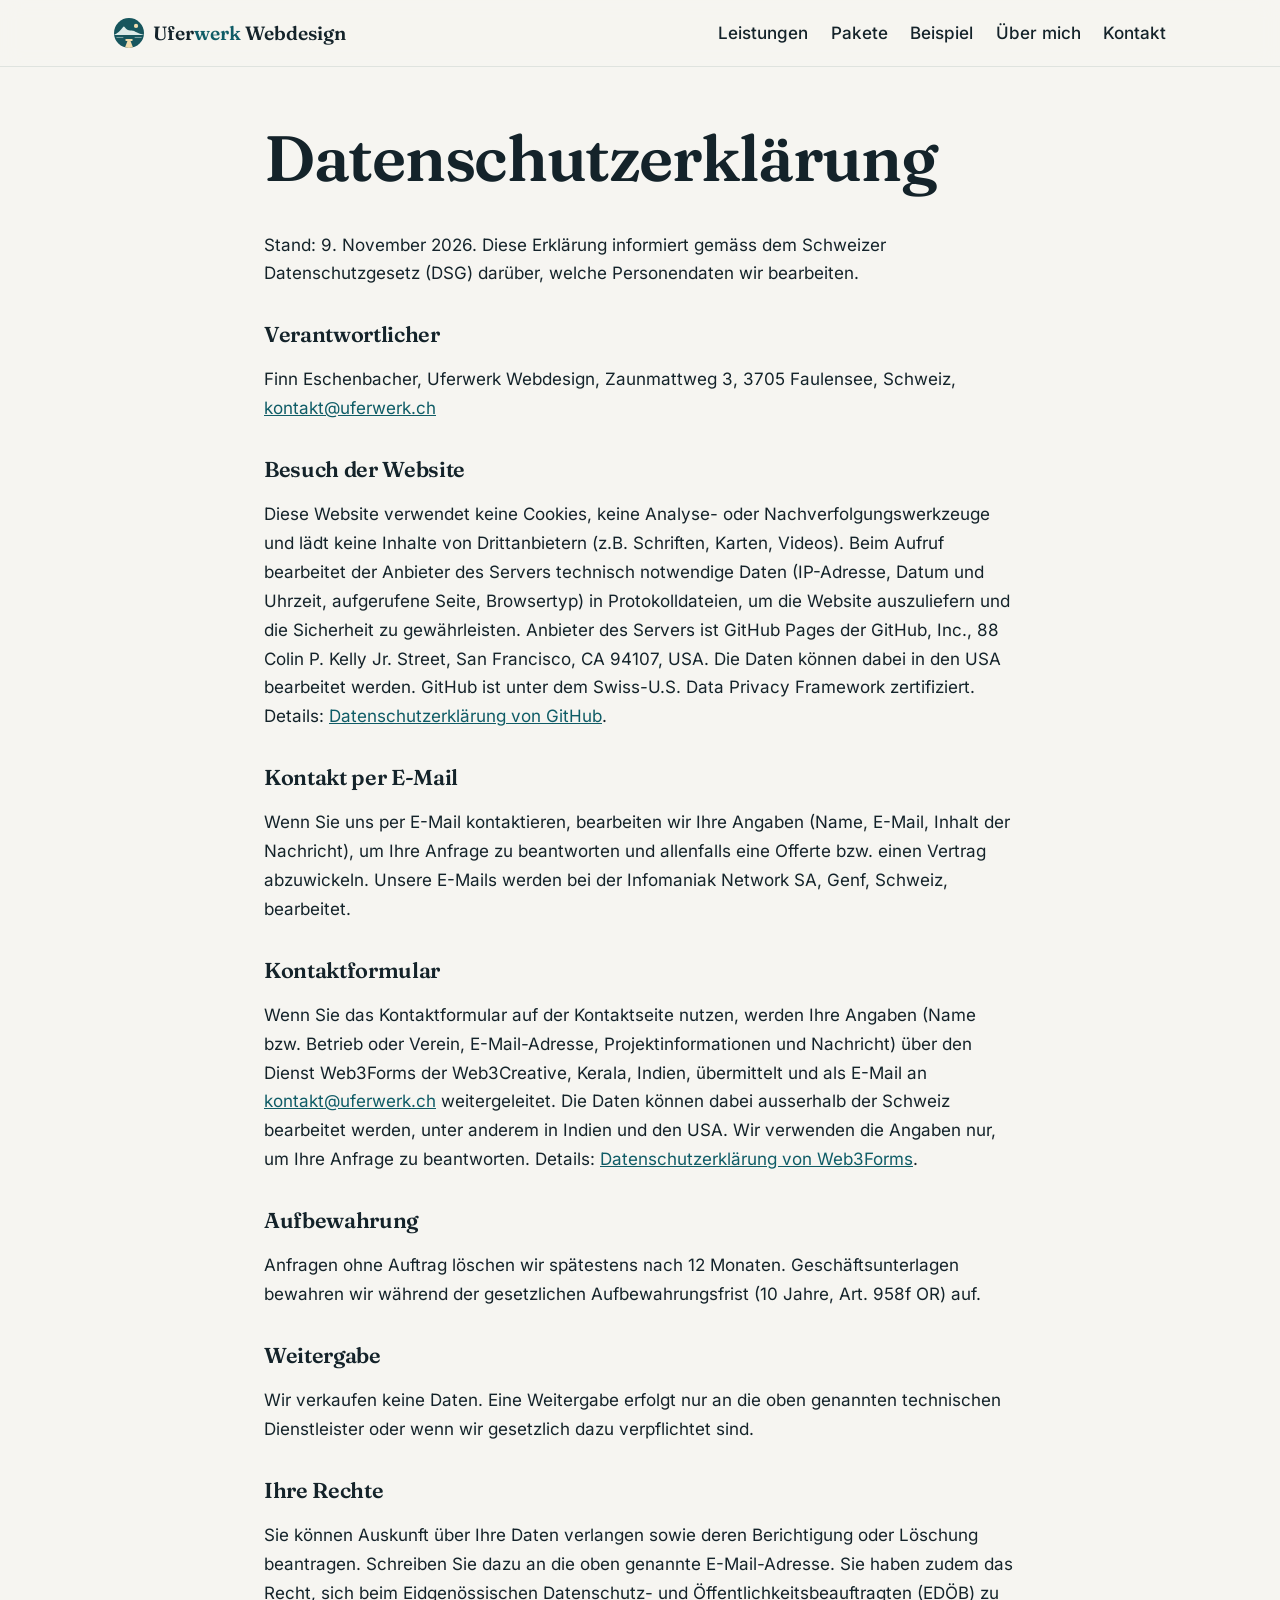
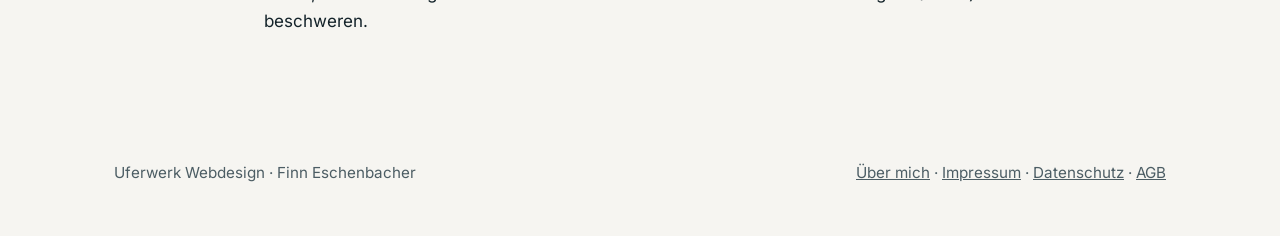
<file: datenschutz.html>
<!DOCTYPE html>
<html lang="de-CH"><head><meta charset="utf-8"><meta http-equiv="Content-Security-Policy" content="default-src 'self'; img-src 'self' data:; style-src 'self'; script-src 'self'; font-src 'self'; object-src 'none'; base-uri 'self'; form-action 'self' https://api.web3forms.com; connect-src 'self' https://api.web3forms.com; upgrade-insecure-requests"><meta name="format-detection" content="telephone=no, address=no, email=no"><meta name="viewport" content="width=device-width, initial-scale=1"><title>Datenschutz – Uferwerk Webdesign</title><meta name="description" content="Datenschutzerklärung von Uferwerk Webdesign nach DSG."><link rel="canonical" href="https://uferwerk.ch/datenschutz.html"><link rel="preload" href="fonts/inter.woff2" as="font" type="font/woff2" crossorigin><link rel="preload" href="fonts/fraunces.woff2" as="font" type="font/woff2" crossorigin><link rel="icon" href="favicon.ico" sizes="32x32"><link rel="apple-touch-icon" href="img/apple-touch-icon.png"><link rel="manifest" href="site.webmanifest"><meta property="og:type" content="website"><meta property="og:locale" content="de_CH"><meta property="og:site_name" content="Uferwerk Webdesign"><meta property="og:title" content="Datenschutz – Uferwerk Webdesign"><meta property="og:description" content="Datenschutzerklärung von Uferwerk Webdesign nach DSG."><meta property="og:url" content="https://uferwerk.ch/datenschutz.html"><meta property="og:image" content="https://uferwerk.ch/img/og-image.jpg?v=4"><meta property="og:image:type" content="image/jpeg"><meta property="og:image:width" content="1200"><meta property="og:image:height" content="630"><meta property="og:image:alt" content="Sonnenuntergang über einem Bergtal mit Schriftzug «Uferwerk Webdesign – Websites für kleine Betriebe und Vereine»"><meta name="twitter:card" content="summary_large_image"><meta name="twitter:title" content="Datenschutz – Uferwerk Webdesign"><meta name="twitter:description" content="Datenschutzerklärung von Uferwerk Webdesign nach DSG."><meta name="twitter:image" content="https://uferwerk.ch/img/og-image.jpg?v=4"><meta name="twitter:image:alt" content="Sonnenuntergang über einem Bergtal mit Schriftzug «Uferwerk Webdesign – Websites für kleine Betriebe und Vereine»"><link rel="stylesheet" href="style.css"><link rel="icon" href="favicon.svg" type="image/svg+xml"><meta name="theme-color" content="#17565d"></head><body><a class="skip" href="#main">Zum Inhalt springen</a><header class="site"><nav class="wrap nav" aria-label="Hauptnavigation"><a class="logo" href="index.html"><img src="favicon.svg" alt="" width="30" height="30"><b>Ufer<span>werk</span> Webdesign</b></a><button class="nav-toggle" type="button" aria-expanded="false" aria-controls="hauptmenu" aria-label="Menü öffnen" hidden><span class="nav-toggle-bars" aria-hidden="true"></span></button><ul class="menu" id="hauptmenu"><li><a href="index.html#leistungen">Leistungen</a></li><li><a href="index.html#pakete">Pakete</a></li><li><a href="index.html#beispiel">Beispiel</a></li><li class="menu-wide"><a href="ueber-mich.html">Über mich</a></li><li><a href="kontakt.html">Kontakt</a></li></ul></nav></header><main id="main"><div class="legal wrap"><h1>Datenschutzerklärung</h1><p>Stand: 9. November 2026. Diese Erklärung informiert gemäss dem Schweizer Datenschutzgesetz (DSG) darüber, welche Personendaten wir bearbeiten.</p>
<h2>Verantwortlicher</h2><p>Finn Eschenbacher, Uferwerk Webdesign, Zaunmattweg 3, 3705 Faulensee, Schweiz, <a href="mailto:kontakt@uferwerk.ch">kontakt@uferwerk.ch</a></p>
<h2>Besuch der Website</h2><p>Diese Website verwendet keine Cookies, keine Analyse- oder Nachverfolgungswerkzeuge und lädt keine Inhalte von Drittanbietern (z.B. Schriften, Karten, Videos). Beim Aufruf bearbeitet der Anbieter des Servers technisch notwendige Daten (IP-Adresse, Datum und Uhrzeit, aufgerufene Seite, Browsertyp) in Protokolldateien, um die Website auszuliefern und die Sicherheit zu gewährleisten. Anbieter des Servers ist GitHub Pages der GitHub, Inc., 88 Colin P. Kelly Jr. Street, San Francisco, CA 94107, USA. Die Daten können dabei in den USA bearbeitet werden. GitHub ist unter dem Swiss-U.S. Data Privacy Framework zertifiziert. Details: <a href="https://docs.github.com/de/site-policy/privacy-policies/github-general-privacy-statement">Datenschutzerklärung von GitHub</a>.</p>
<h2>Kontakt per E-Mail</h2><p>Wenn Sie uns per E-Mail kontaktieren, bearbeiten wir Ihre Angaben (Name, E-Mail, Inhalt der Nachricht), um Ihre Anfrage zu beantworten und allenfalls eine Offerte bzw. einen Vertrag abzuwickeln. Unsere E-Mails werden bei der Infomaniak Network SA, Genf, Schweiz, bearbeitet.</p>
<h2>Kontaktformular</h2><p>Wenn Sie das Kontaktformular auf der Kontaktseite nutzen, werden Ihre Angaben (Name bzw. Betrieb oder Verein, E-Mail-Adresse, Projektinformationen und Nachricht) über den Dienst Web3Forms der Web3Creative, Kerala, Indien, übermittelt und als E-Mail an <a href="mailto:kontakt@uferwerk.ch">kontakt@uferwerk.ch</a> weitergeleitet. Die Daten können dabei ausserhalb der Schweiz bearbeitet werden, unter anderem in Indien und den USA. Wir verwenden die Angaben nur, um Ihre Anfrage zu beantworten. Details: <a href="https://web3forms.com/privacy">Datenschutzerklärung von Web3Forms</a>.</p><h2>Aufbewahrung</h2><p>Anfragen ohne Auftrag löschen wir spätestens nach 12 Monaten. Geschäftsunterlagen bewahren wir während der gesetzlichen Aufbewahrungsfrist (10 Jahre, Art. 958f OR) auf.</p>
<h2>Weitergabe</h2><p>Wir verkaufen keine Daten. Eine Weitergabe erfolgt nur an die oben genannten technischen Dienstleister oder wenn wir gesetzlich dazu verpflichtet sind.</p>
<h2>Ihre Rechte</h2><p>Sie können Auskunft über Ihre Daten verlangen sowie deren Berichtigung oder Löschung beantragen. Schreiben Sie dazu an die oben genannte E-Mail-Adresse. Sie haben zudem das Recht, sich beim Eidgenössischen Datenschutz- und Öffentlichkeitsbeauftragten (EDÖB) zu beschweren.</p></div></main><footer class="site"><div class="wrap foot"><p>Uferwerk Webdesign · Finn Eschenbacher</p><p><a href="ueber-mich.html">Über mich</a> · <a href="impressum.html">Impressum</a> · <a href="datenschutz.html">Datenschutz</a> · <a href="agb.html">AGB</a></p></div></footer><script src="mail.js" defer></script><script src="nav.js" defer></script></body></html>
</file>
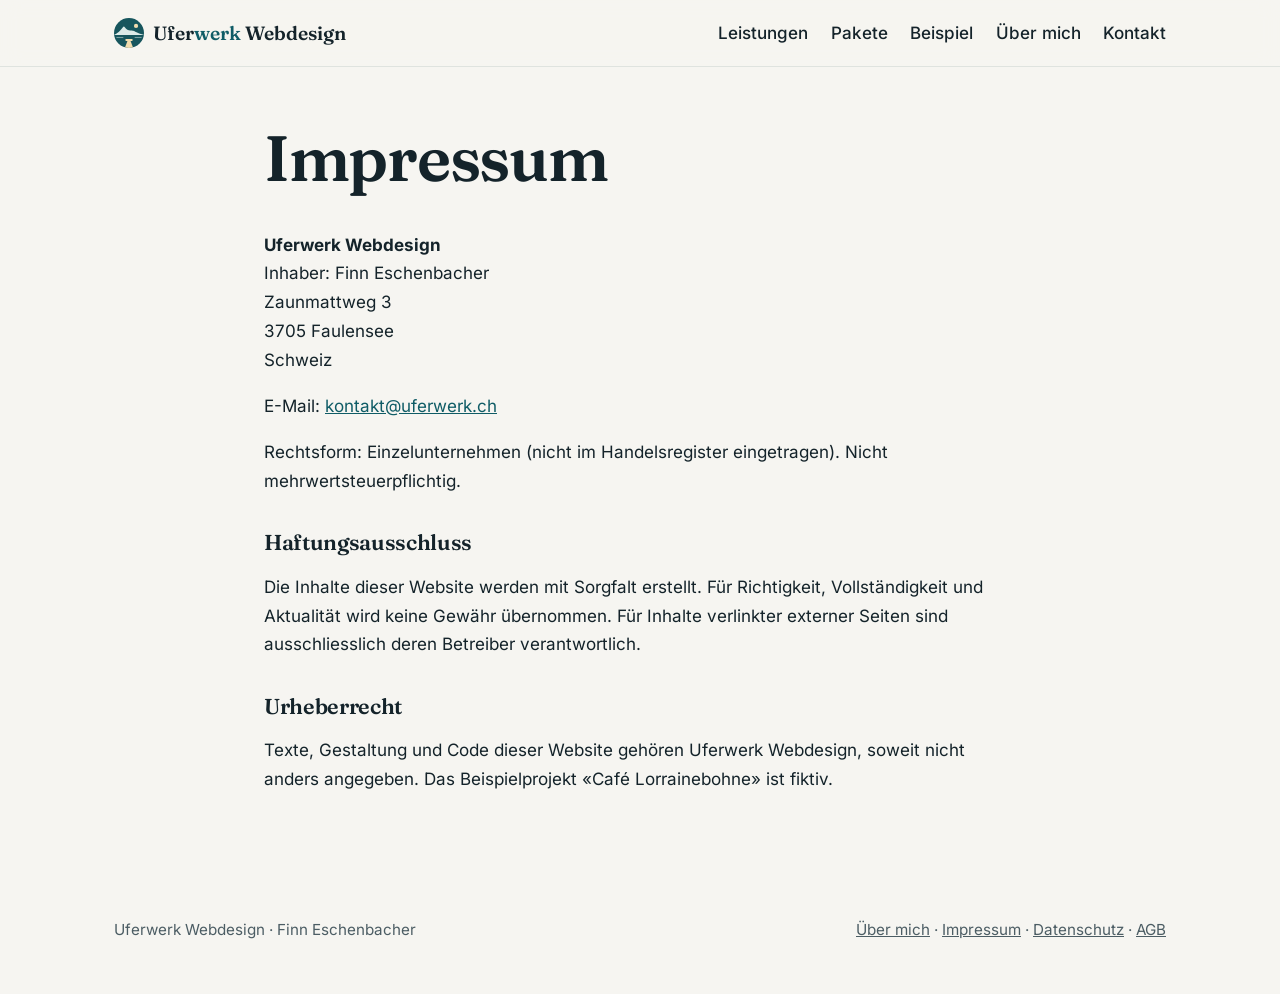
<file: impressum.html>
<!DOCTYPE html>
<html lang="de-CH"><head><meta charset="utf-8"><meta http-equiv="Content-Security-Policy" content="default-src 'self'; img-src 'self' data:; style-src 'self'; script-src 'self'; font-src 'self'; object-src 'none'; base-uri 'self'; form-action 'self' https://api.web3forms.com; connect-src 'self' https://api.web3forms.com; upgrade-insecure-requests"><meta name="format-detection" content="telephone=no, address=no, email=no"><meta name="viewport" content="width=device-width, initial-scale=1"><title>Impressum – Uferwerk Webdesign</title><meta name="description" content="Impressum von Uferwerk Webdesign: Inhaber Finn Eschenbacher, Kontakt über kontakt@uferwerk.ch."><link rel="canonical" href="https://uferwerk.ch/impressum.html"><link rel="preload" href="fonts/inter.woff2" as="font" type="font/woff2" crossorigin><link rel="preload" href="fonts/fraunces.woff2" as="font" type="font/woff2" crossorigin><link rel="icon" href="favicon.ico" sizes="32x32"><link rel="apple-touch-icon" href="img/apple-touch-icon.png"><link rel="manifest" href="site.webmanifest"><meta property="og:type" content="website"><meta property="og:locale" content="de_CH"><meta property="og:site_name" content="Uferwerk Webdesign"><meta property="og:title" content="Impressum – Uferwerk Webdesign"><meta property="og:description" content="Impressum von Uferwerk Webdesign: Inhaber Finn Eschenbacher, Kontakt über kontakt@uferwerk.ch."><meta property="og:url" content="https://uferwerk.ch/impressum.html"><meta property="og:image" content="https://uferwerk.ch/img/og-image.jpg?v=4"><meta property="og:image:type" content="image/jpeg"><meta property="og:image:width" content="1200"><meta property="og:image:height" content="630"><meta property="og:image:alt" content="Sonnenuntergang über einem Bergtal mit Schriftzug «Uferwerk Webdesign – Websites für kleine Betriebe und Vereine»"><meta name="twitter:card" content="summary_large_image"><meta name="twitter:title" content="Impressum – Uferwerk Webdesign"><meta name="twitter:description" content="Impressum von Uferwerk Webdesign: Inhaber Finn Eschenbacher, Kontakt über kontakt@uferwerk.ch."><meta name="twitter:image" content="https://uferwerk.ch/img/og-image.jpg?v=4"><meta name="twitter:image:alt" content="Sonnenuntergang über einem Bergtal mit Schriftzug «Uferwerk Webdesign – Websites für kleine Betriebe und Vereine»"><link rel="stylesheet" href="style.css"><link rel="icon" href="favicon.svg" type="image/svg+xml"><meta name="theme-color" content="#17565d"></head><body><a class="skip" href="#main">Zum Inhalt springen</a><header class="site"><nav class="wrap nav" aria-label="Hauptnavigation"><a class="logo" href="index.html"><img src="favicon.svg" alt="" width="30" height="30"><b>Ufer<span>werk</span> Webdesign</b></a><button class="nav-toggle" type="button" aria-expanded="false" aria-controls="hauptmenu" aria-label="Menü öffnen" hidden><span class="nav-toggle-bars" aria-hidden="true"></span></button><ul class="menu" id="hauptmenu"><li><a href="index.html#leistungen">Leistungen</a></li><li><a href="index.html#pakete">Pakete</a></li><li><a href="index.html#beispiel">Beispiel</a></li><li class="menu-wide"><a href="ueber-mich.html">Über mich</a></li><li><a href="kontakt.html">Kontakt</a></li></ul></nav></header><main id="main"><div class="legal wrap"><h1>Impressum</h1><p><strong>Uferwerk Webdesign</strong><br>Inhaber: Finn Eschenbacher<br>Zaunmattweg 3<br>3705 Faulensee<br>Schweiz</p><p>E-Mail: <a href="mailto:kontakt@uferwerk.ch">kontakt@uferwerk.ch</a></p>
<p>Rechtsform: Einzelunternehmen (nicht im Handelsregister eingetragen). Nicht mehrwertsteuerpflichtig.</p>
<h2>Haftungsausschluss</h2><p>Die Inhalte dieser Website werden mit Sorgfalt erstellt. Für Richtigkeit, Vollständigkeit und Aktualität wird keine Gewähr übernommen. Für Inhalte verlinkter externer Seiten sind ausschliesslich deren Betreiber verantwortlich.</p>
<h2>Urheberrecht</h2><p>Texte, Gestaltung und Code dieser Website gehören Uferwerk Webdesign, soweit nicht anders angegeben. Das Beispielprojekt «Café Lorrainebohne» ist fiktiv.</p></div></main><footer class="site"><div class="wrap foot"><p>Uferwerk Webdesign · Finn Eschenbacher</p><p><a href="ueber-mich.html">Über mich</a> · <a href="impressum.html">Impressum</a> · <a href="datenschutz.html">Datenschutz</a> · <a href="agb.html">AGB</a></p></div></footer><script src="mail.js" defer></script><script src="nav.js" defer></script></body></html>
</file>
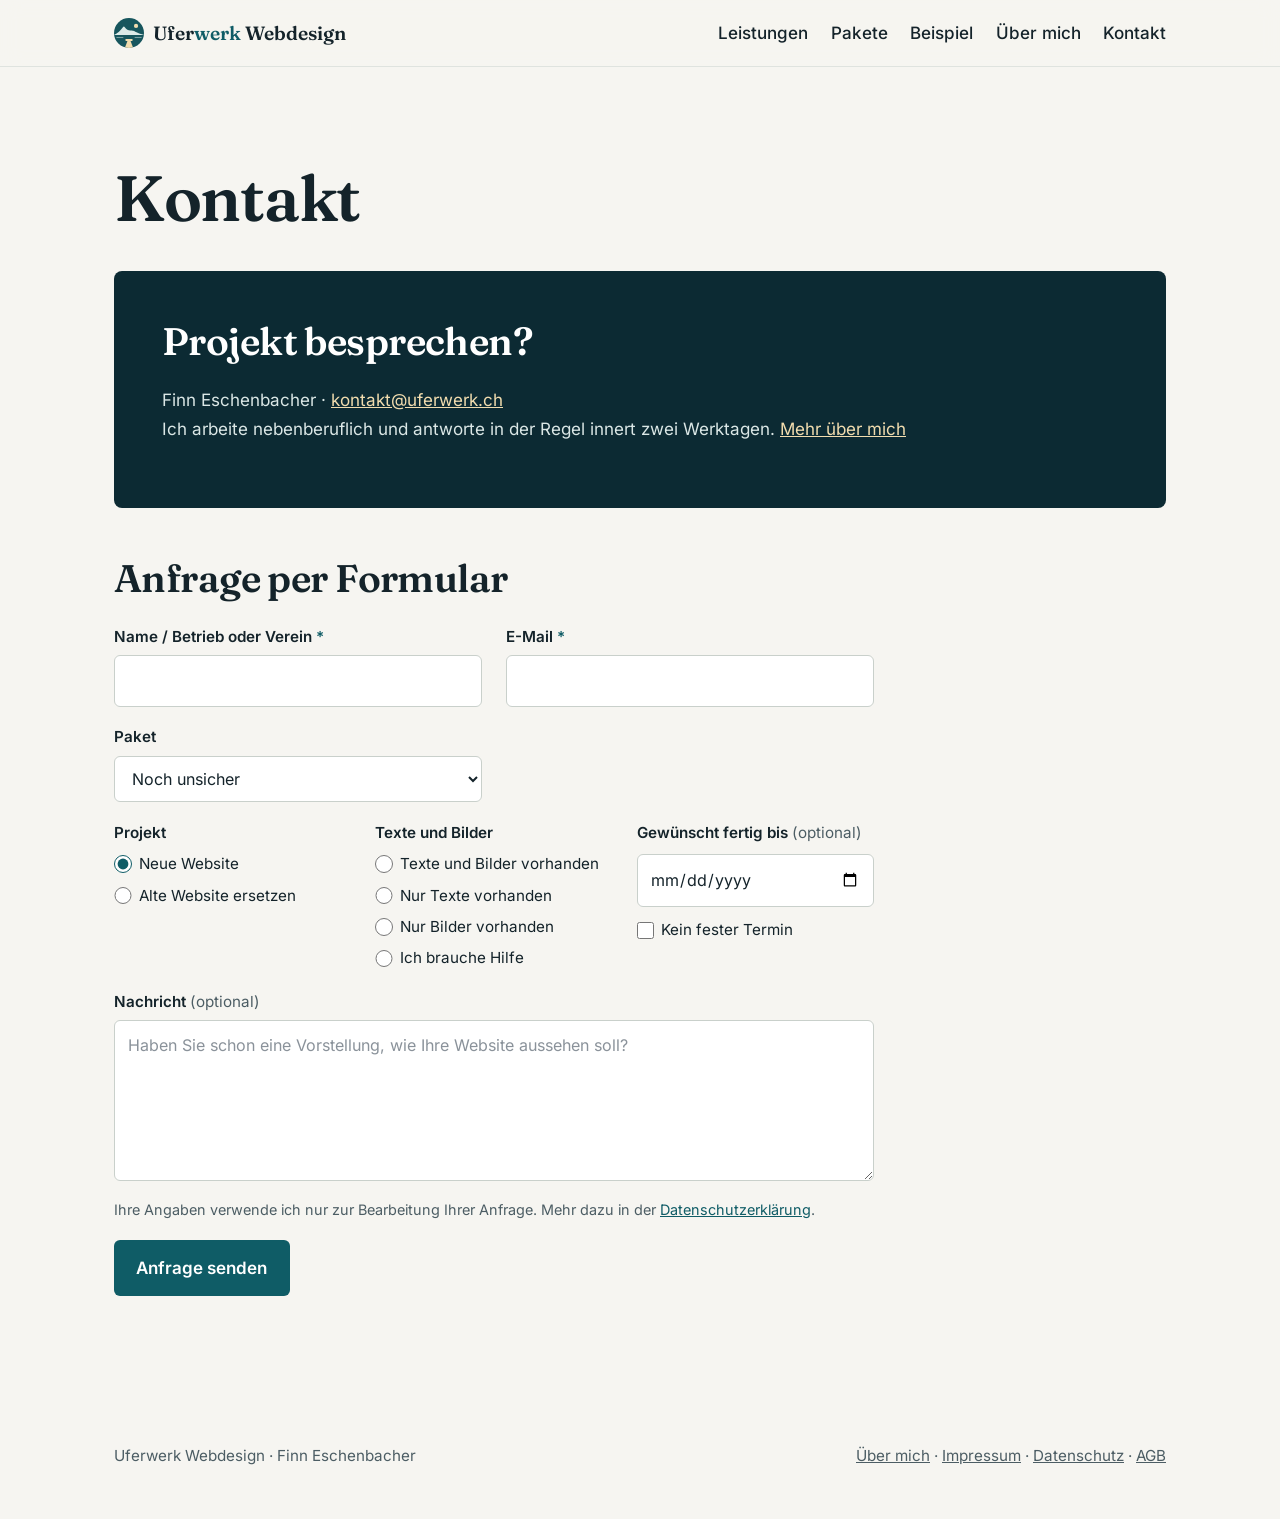
<file: kontakt.html>
<!DOCTYPE html>
<html lang="de-CH"><head><meta charset="utf-8"><meta http-equiv="Content-Security-Policy" content="default-src 'self'; img-src 'self' data:; style-src 'self'; script-src 'self'; font-src 'self'; object-src 'none'; base-uri 'self'; form-action 'self' https://api.web3forms.com; connect-src 'self' https://api.web3forms.com; upgrade-insecure-requests"><meta name="format-detection" content="telephone=no, address=no, email=no"><meta name="viewport" content="width=device-width, initial-scale=1"><title>Kontakt – Uferwerk Webdesign</title><meta name="description" content="Kontakt zu Uferwerk Webdesign: Anfrage per Formular oder E-Mail an kontakt@uferwerk.ch. Antwort in der Regel innert zwei Werktagen."><link rel="canonical" href="https://uferwerk.ch/kontakt.html"><link rel="preload" href="fonts/inter.woff2" as="font" type="font/woff2" crossorigin><link rel="preload" href="fonts/fraunces.woff2" as="font" type="font/woff2" crossorigin><link rel="icon" href="favicon.ico" sizes="32x32"><link rel="apple-touch-icon" href="img/apple-touch-icon.png"><link rel="manifest" href="site.webmanifest"><meta property="og:type" content="website"><meta property="og:locale" content="de_CH"><meta property="og:site_name" content="Uferwerk Webdesign"><meta property="og:title" content="Kontakt – Uferwerk Webdesign"><meta property="og:description" content="Kontakt zu Uferwerk Webdesign: Anfrage per Formular oder E-Mail an kontakt@uferwerk.ch. Antwort in der Regel innert zwei Werktagen."><meta property="og:url" content="https://uferwerk.ch/kontakt.html"><meta property="og:image" content="https://uferwerk.ch/img/og-image.jpg?v=4"><meta property="og:image:type" content="image/jpeg"><meta property="og:image:width" content="1200"><meta property="og:image:height" content="630"><meta property="og:image:alt" content="Sonnenuntergang über einem Bergtal mit Schriftzug «Uferwerk Webdesign – Websites für kleine Betriebe und Vereine»"><meta name="twitter:card" content="summary_large_image"><meta name="twitter:title" content="Kontakt – Uferwerk Webdesign"><meta name="twitter:description" content="Kontakt zu Uferwerk Webdesign: Anfrage per Formular oder E-Mail an kontakt@uferwerk.ch. Antwort in der Regel innert zwei Werktagen."><meta name="twitter:image" content="https://uferwerk.ch/img/og-image.jpg?v=4"><meta name="twitter:image:alt" content="Sonnenuntergang über einem Bergtal mit Schriftzug «Uferwerk Webdesign – Websites für kleine Betriebe und Vereine»"><link rel="stylesheet" href="style.css"><link rel="icon" href="favicon.svg" type="image/svg+xml"><meta name="theme-color" content="#17565d"></head><body><a class="skip" href="#main">Zum Inhalt springen</a><header class="site"><nav class="wrap nav" aria-label="Hauptnavigation"><a class="logo" href="index.html"><img src="favicon.svg" alt="" width="30" height="30"><b>Ufer<span>werk</span> Webdesign</b></a><button class="nav-toggle" type="button" aria-expanded="false" aria-controls="hauptmenu" aria-label="Menü öffnen" hidden><span class="nav-toggle-bars" aria-hidden="true"></span></button><ul class="menu" id="hauptmenu"><li><a href="index.html#leistungen">Leistungen</a></li><li><a href="index.html#pakete">Pakete</a></li><li><a href="index.html#beispiel">Beispiel</a></li><li class="menu-wide"><a href="ueber-mich.html">Über mich</a></li><li><a href="kontakt.html">Kontakt</a></li></ul></nav></header><main id="main"><section id="kontakt"><div class="wrap"><h1>Kontakt</h1><div class="contact reveal"><div><h2>Projekt besprechen?</h2><p>Finn Eschenbacher · <a href="mailto:kontakt@uferwerk.ch?subject=Anfrage%20Website&amp;body=Guten%20Tag%20Herr%20Eschenbacher%0D%0A%0D%0AName%20des%20Betriebs%20oder%20Vereins%3A%20%0D%0AGew%C3%BCnschtes%20Paket%20(S%20oder%20M)%3A%20%0D%0AAnzahl%20Seiten%3A%20%0D%0AWunschtermin%3A%20%0D%0A%0D%0AFreundliche%20Gr%C3%BCsse%0D%0A">kontakt@uferwerk.ch</a><br>Ich arbeite nebenberuflich und antworte in der Regel innert zwei Werktagen. <a href="ueber-mich.html">Mehr über mich</a></p></div></div><div class="form-wrap reveal"><h2 id="formular-titel">Anfrage per Formular</h2>
<form id="anfrage" class="anfrage" action="https://api.web3forms.com/submit" method="POST" novalidate aria-labelledby="formular-titel">
<div class="field"><label for="f-name">Name / Betrieb oder Verein <span class="req" aria-hidden="true">*</span></label><input id="f-name" name="name" type="text" autocomplete="name" required aria-describedby="f-name-err"><p class="err" id="f-name-err" aria-live="polite"></p></div>
<div class="field"><label for="f-mail">E-Mail <span class="req" aria-hidden="true">*</span></label><input id="f-mail" name="email" type="email" autocomplete="email" required aria-describedby="f-mail-err"><p class="err" id="f-mail-err" aria-live="polite"></p></div>
<div class="field"><label for="f-paket">Paket</label><select id="f-paket" name="paket"><option>Paket S</option><option>Paket M</option><option selected>Noch unsicher</option></select></div>
<div class="field-full radio-row">
<fieldset class="field"><legend>Projekt</legend><label class="opt"><input type="radio" name="projekt" value="Neue Website" checked> Neue Website</label><label class="opt"><input type="radio" name="projekt" value="Alte Website ersetzen"> Alte Website ersetzen</label></fieldset>
<fieldset class="field"><legend>Texte und Bilder</legend><label class="opt"><input type="radio" name="inhalte" value="Texte und Bilder vorhanden"> Texte und Bilder vorhanden</label><label class="opt"><input type="radio" name="inhalte" value="Nur Texte vorhanden"> Nur Texte vorhanden</label><label class="opt"><input type="radio" name="inhalte" value="Nur Bilder vorhanden"> Nur Bilder vorhanden</label><label class="opt"><input type="radio" name="inhalte" value="Ich brauche Hilfe"> Ich brauche Hilfe</label></fieldset>
<div class="field termin-field">
<label for="termin">Gewünscht fertig bis <span class="optional">(optional)</span></label>
<input type="date" name="termin" id="termin">
<label class="opt" for="kein_termin"><input type="checkbox" name="kein_termin" id="kein_termin" value="1"> Kein fester Termin</label>
</div>
</div>
<div class="field field-full"><label for="f-msg">Nachricht <span class="optional">(optional)</span></label><textarea id="f-msg" name="nachricht" rows="5" placeholder="Haben Sie schon eine Vorstellung, wie Ihre Website aussehen soll?"></textarea></div>
<div class="hp" aria-hidden="true"><label for="f-web">Website (bitte leer lassen)</label><input id="f-web" name="website" type="text" tabindex="-1" autocomplete="off"></div>
<p class="field-full privacy">Ihre Angaben verwende ich nur zur Bearbeitung Ihrer Anfrage. Mehr dazu in der <a href="datenschutz.html">Datenschutzerklärung</a>.</p>
<div class="field-full form-actions"><button class="btn" type="submit">Anfrage senden</button><p class="form-status" role="status" aria-live="polite"></p></div>
</form></div></div></section></main><footer class="site"><div class="wrap foot"><p>Uferwerk Webdesign · Finn Eschenbacher</p><p><a href="ueber-mich.html">Über mich</a> · <a href="impressum.html">Impressum</a> · <a href="datenschutz.html">Datenschutz</a> · <a href="agb.html">AGB</a></p></div></footer><script src="anim.js" defer></script><script src="mail.js" defer></script><script src="form.js" defer></script><script src="nav.js" defer></script></body></html>
</file>
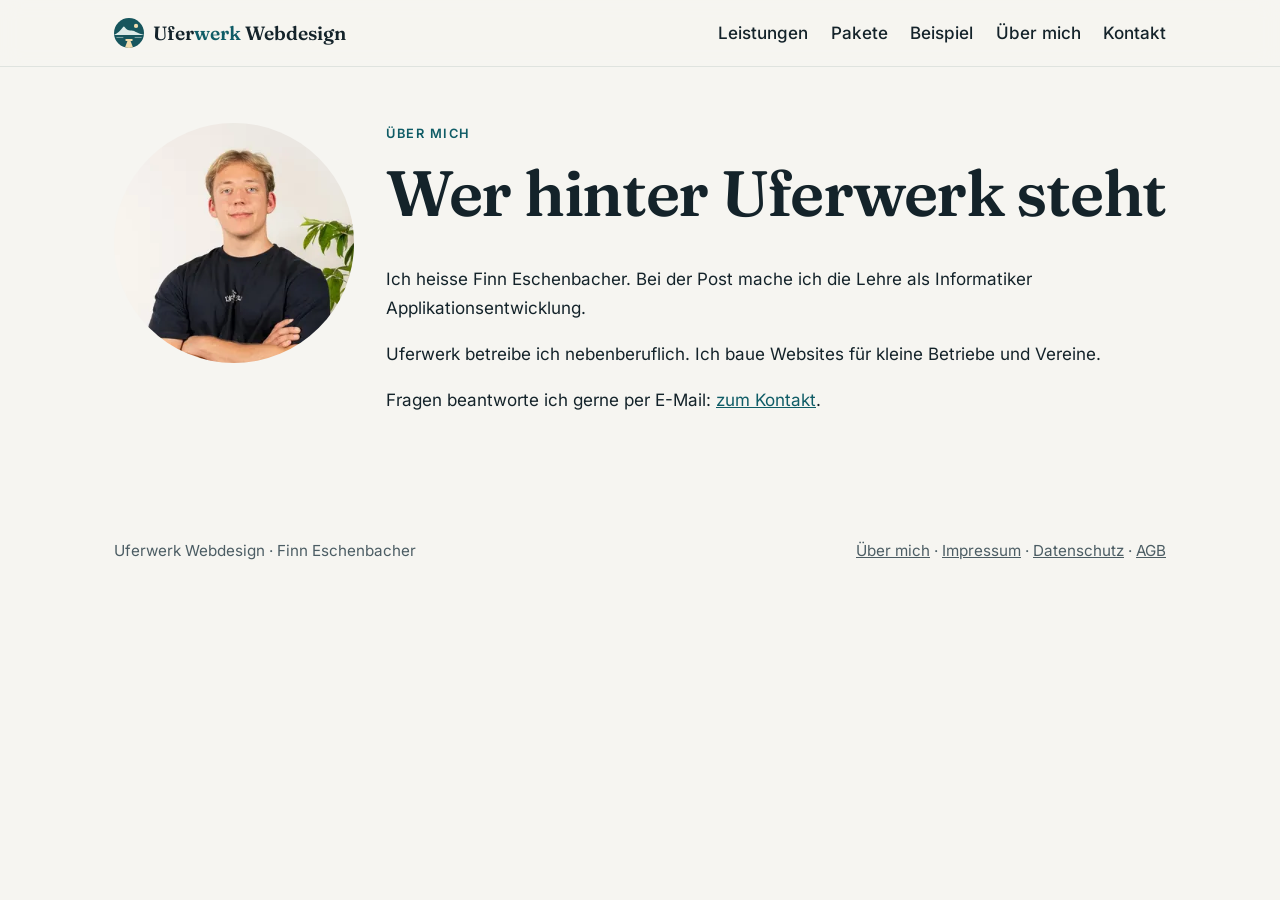
<file: ueber-mich.html>
<!DOCTYPE html>
<html lang="de-CH"><head><meta charset="utf-8"><meta http-equiv="Content-Security-Policy" content="default-src 'self'; img-src 'self' data:; style-src 'self'; script-src 'self'; font-src 'self'; object-src 'none'; base-uri 'self'; form-action 'self' https://api.web3forms.com; connect-src 'self' https://api.web3forms.com; upgrade-insecure-requests"><meta name="format-detection" content="telephone=no, address=no, email=no"><meta name="viewport" content="width=device-width, initial-scale=1"><title>Über mich – Uferwerk Webdesign</title><meta name="description" content="Wer hinter Uferwerk Webdesign steht: Finn Eschenbacher, Lehre als Informatiker Applikationsentwicklung, Websites für kleine Betriebe und Vereine."><link rel="canonical" href="https://uferwerk.ch/ueber-mich.html"><link rel="preload" href="fonts/inter.woff2" as="font" type="font/woff2" crossorigin><link rel="preload" href="fonts/fraunces.woff2" as="font" type="font/woff2" crossorigin><link rel="icon" href="favicon.ico" sizes="32x32"><link rel="apple-touch-icon" href="img/apple-touch-icon.png"><link rel="manifest" href="site.webmanifest"><meta property="og:type" content="website"><meta property="og:locale" content="de_CH"><meta property="og:site_name" content="Uferwerk Webdesign"><meta property="og:title" content="Über mich – Uferwerk Webdesign"><meta property="og:description" content="Wer hinter Uferwerk Webdesign steht: Finn Eschenbacher, Lehre als Informatiker Applikationsentwicklung, Websites für kleine Betriebe und Vereine."><meta property="og:url" content="https://uferwerk.ch/ueber-mich.html"><meta property="og:image" content="https://uferwerk.ch/img/og-image.jpg?v=4"><meta property="og:image:type" content="image/jpeg"><meta property="og:image:width" content="1200"><meta property="og:image:height" content="630"><meta property="og:image:alt" content="Sonnenuntergang über einem Bergtal mit Schriftzug «Uferwerk Webdesign – Websites für kleine Betriebe und Vereine»"><meta name="twitter:card" content="summary_large_image"><meta name="twitter:title" content="Über mich – Uferwerk Webdesign"><meta name="twitter:description" content="Wer hinter Uferwerk Webdesign steht: Finn Eschenbacher, Lehre als Informatiker Applikationsentwicklung, Websites für kleine Betriebe und Vereine."><meta name="twitter:image" content="https://uferwerk.ch/img/og-image.jpg?v=4"><meta name="twitter:image:alt" content="Sonnenuntergang über einem Bergtal mit Schriftzug «Uferwerk Webdesign – Websites für kleine Betriebe und Vereine»"><link rel="stylesheet" href="style.css"><link rel="icon" href="favicon.svg" type="image/svg+xml"><meta name="theme-color" content="#17565d"></head><body><a class="skip" href="#main">Zum Inhalt springen</a><header class="site"><nav class="wrap nav" aria-label="Hauptnavigation"><a class="logo" href="index.html"><img src="favicon.svg" alt="" width="30" height="30"><b>Ufer<span>werk</span> Webdesign</b></a><button class="nav-toggle" type="button" aria-expanded="false" aria-controls="hauptmenu" aria-label="Menü öffnen" hidden><span class="nav-toggle-bars" aria-hidden="true"></span></button><ul class="menu" id="hauptmenu"><li><a href="index.html#leistungen">Leistungen</a></li><li><a href="index.html#pakete">Pakete</a></li><li><a href="index.html#beispiel">Beispiel</a></li><li class="menu-wide"><a href="ueber-mich.html">Über mich</a></li><li><a href="kontakt.html">Kontakt</a></li></ul></nav></header><main id="main"><div class="wrap about-page"><picture class="about-photo"><source type="image/webp" srcset="img/finn-320.webp 320w, img/finn-600.webp 600w" sizes="240px"><img src="img/finn-320.jpg" alt="Finn Eschenbacher" width="320" height="320" loading="lazy" decoding="async"></picture><div><p class="eyebrow">Über mich</p><h1>Wer hinter Uferwerk steht</h1><p>Ich heisse Finn Eschenbacher. Bei der Post mache ich die Lehre als Informatiker Applikationsentwicklung.</p><p>Uferwerk betreibe ich nebenberuflich. Ich baue Websites für kleine Betriebe und Vereine.</p><p>Fragen beantworte ich gerne per E-Mail: <a href="kontakt.html">zum Kontakt</a>.</p></div></div></main><footer class="site"><div class="wrap foot"><p>Uferwerk Webdesign · Finn Eschenbacher</p><p><a href="ueber-mich.html">Über mich</a> · <a href="impressum.html">Impressum</a> · <a href="datenschutz.html">Datenschutz</a> · <a href="agb.html">AGB</a></p></div></footer><script src="nav.js" defer></script></body></html>
</file>
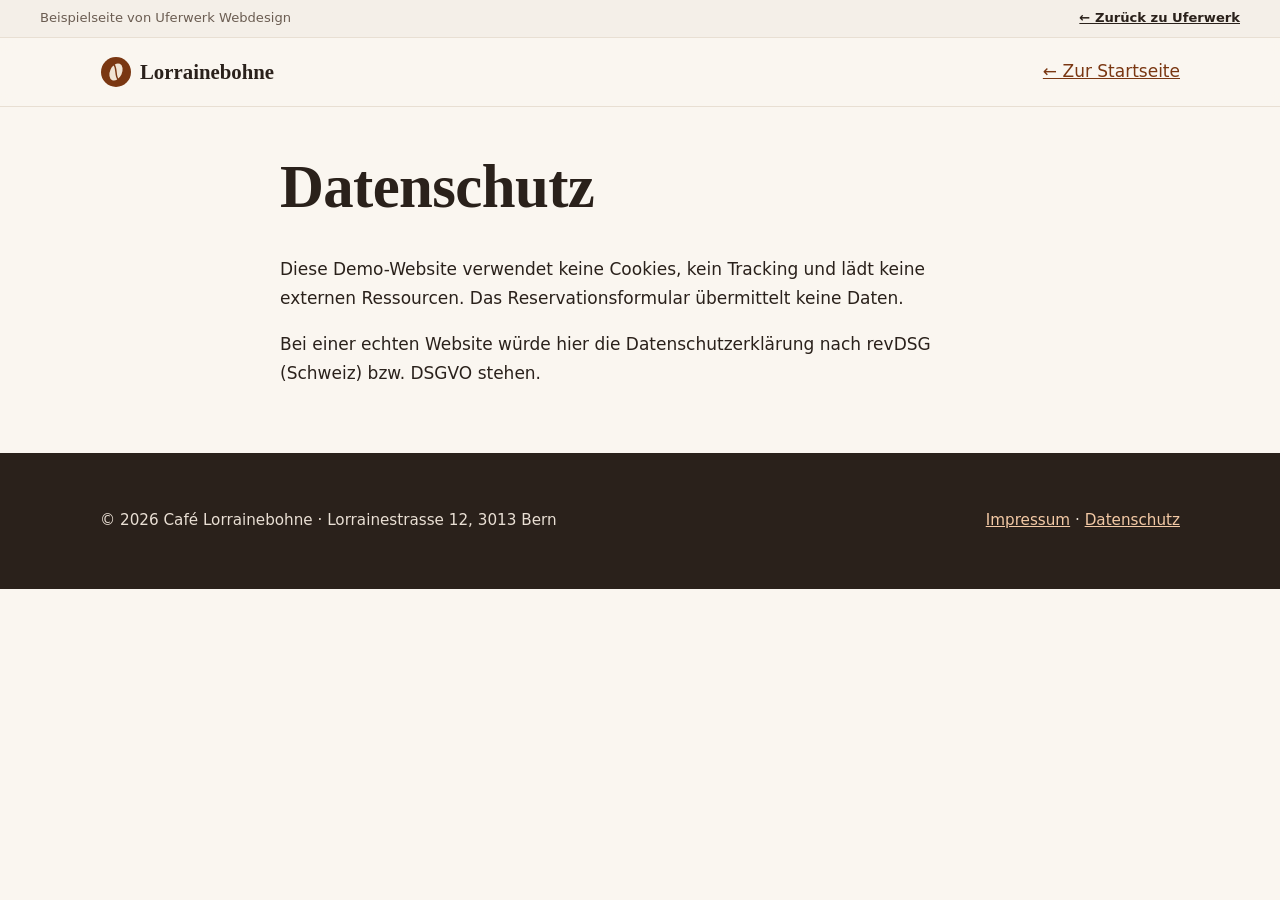
<file: beispiel/datenschutz.html>
<!DOCTYPE html>
<html lang="de-CH"><head><meta charset="utf-8"><meta http-equiv="Content-Security-Policy" content="default-src 'self'; img-src 'self' data:; style-src 'self'; script-src 'self'; font-src 'self'; object-src 'none'; base-uri 'self'; form-action 'self'; upgrade-insecure-requests"><meta name="format-detection" content="telephone=no, address=no, email=no"><meta name="viewport" content="width=device-width, initial-scale=1"><link rel="stylesheet" href="style.css"><link rel="icon" href="favicon.svg" type="image/svg+xml"><title>Datenschutz – Café Lorrainebohne</title><meta name="description" content="Datenschutz der Demo-Website Café Lorrainebohne."></head>
<body><div class="aw-bar"><span>Beispielseite von Uferwerk Webdesign</span><a href="../index.html">← Zurück zu Uferwerk</a></div><a class="skip" href="#main">Zum Inhalt springen</a>
<header class="site"><nav class="wrap nav" aria-label="Hauptnavigation"><a class="logo" href="index.html"><img src="favicon.svg" alt="" width="32" height="32">Lorrainebohne</a><a href="index.html">← Zur Startseite</a></nav></header>
<main id="main" class="legal wrap"><h1>Datenschutz</h1><p>Diese Demo-Website verwendet keine Cookies, kein Tracking und lädt keine externen Ressourcen. Das Reservationsformular übermittelt keine Daten.</p><p>Bei einer echten Website würde hier die Datenschutzerklärung nach revDSG (Schweiz) bzw. DSGVO stehen.</p></main>
<footer class="site"><div class="wrap foot"><p>© <span id="jahr">2026</span> Café Lorrainebohne · Lorrainestrasse 12, 3013 Bern</p><p><a href="impressum.html">Impressum</a> · <a href="datenschutz.html">Datenschutz</a></p></div></footer><script src="script.js" defer></script>
</body></html>
</file>
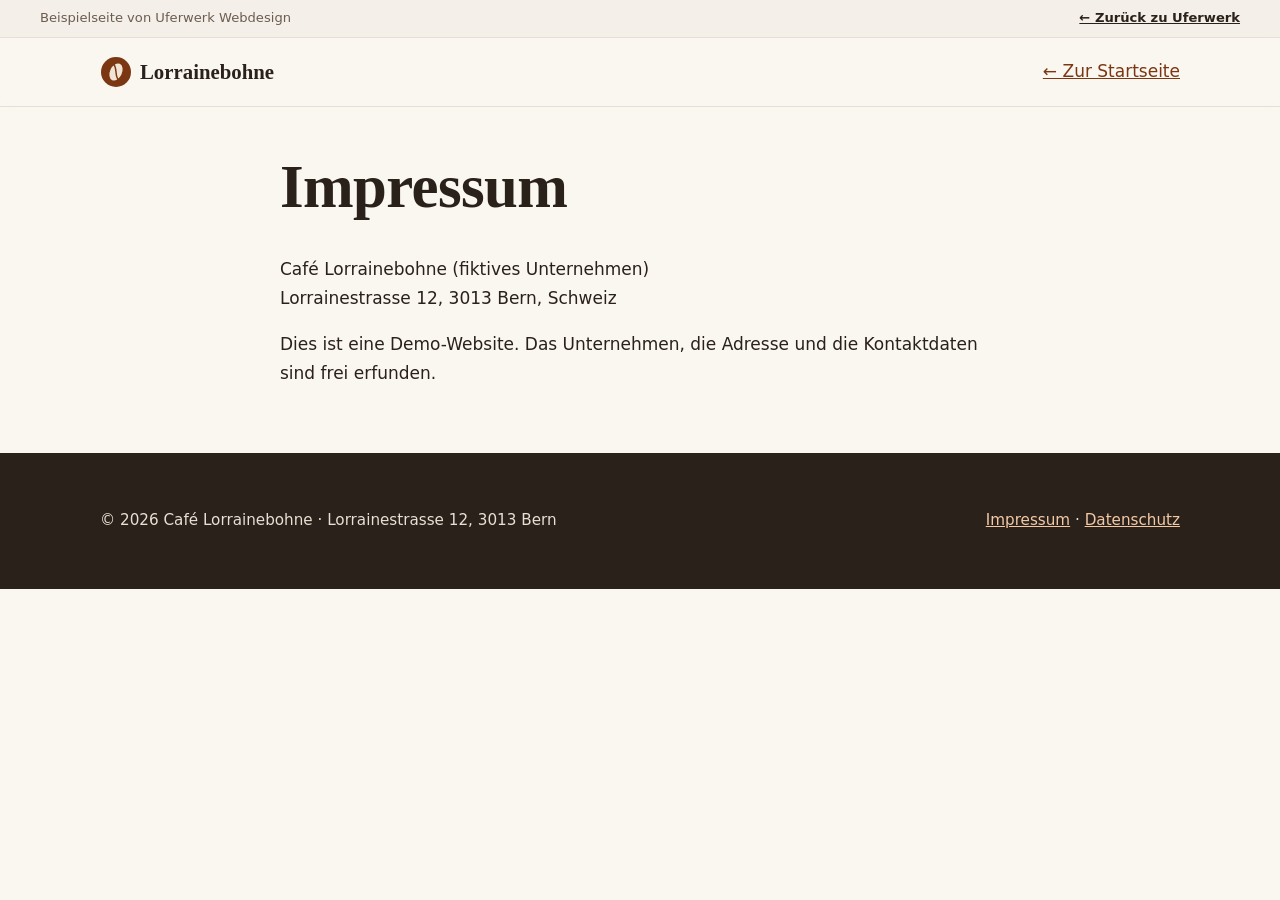
<file: beispiel/impressum.html>
<!DOCTYPE html>
<html lang="de-CH"><head><meta charset="utf-8"><meta http-equiv="Content-Security-Policy" content="default-src 'self'; img-src 'self' data:; style-src 'self'; script-src 'self'; font-src 'self'; object-src 'none'; base-uri 'self'; form-action 'self'; upgrade-insecure-requests"><meta name="format-detection" content="telephone=no, address=no, email=no"><meta name="viewport" content="width=device-width, initial-scale=1"><link rel="stylesheet" href="style.css"><link rel="icon" href="favicon.svg" type="image/svg+xml"><title>Impressum – Café Lorrainebohne</title><meta name="description" content="Impressum der Demo-Website Café Lorrainebohne."></head>
<body><div class="aw-bar"><span>Beispielseite von Uferwerk Webdesign</span><a href="../index.html">← Zurück zu Uferwerk</a></div><a class="skip" href="#main">Zum Inhalt springen</a>
<header class="site"><nav class="wrap nav" aria-label="Hauptnavigation"><a class="logo" href="index.html"><img src="favicon.svg" alt="" width="32" height="32">Lorrainebohne</a><a href="index.html">← Zur Startseite</a></nav></header>
<main id="main" class="legal wrap"><h1>Impressum</h1><p>Café Lorrainebohne (fiktives Unternehmen)<br>Lorrainestrasse 12, 3013 Bern, Schweiz</p><p>Dies ist eine Demo-Website. Das Unternehmen, die Adresse und die Kontaktdaten sind frei erfunden.</p></main>
<footer class="site"><div class="wrap foot"><p>© <span id="jahr">2026</span> Café Lorrainebohne · Lorrainestrasse 12, 3013 Bern</p><p><a href="impressum.html">Impressum</a> · <a href="datenschutz.html">Datenschutz</a></p></div></footer><script src="script.js" defer></script>
</body></html>
</file>
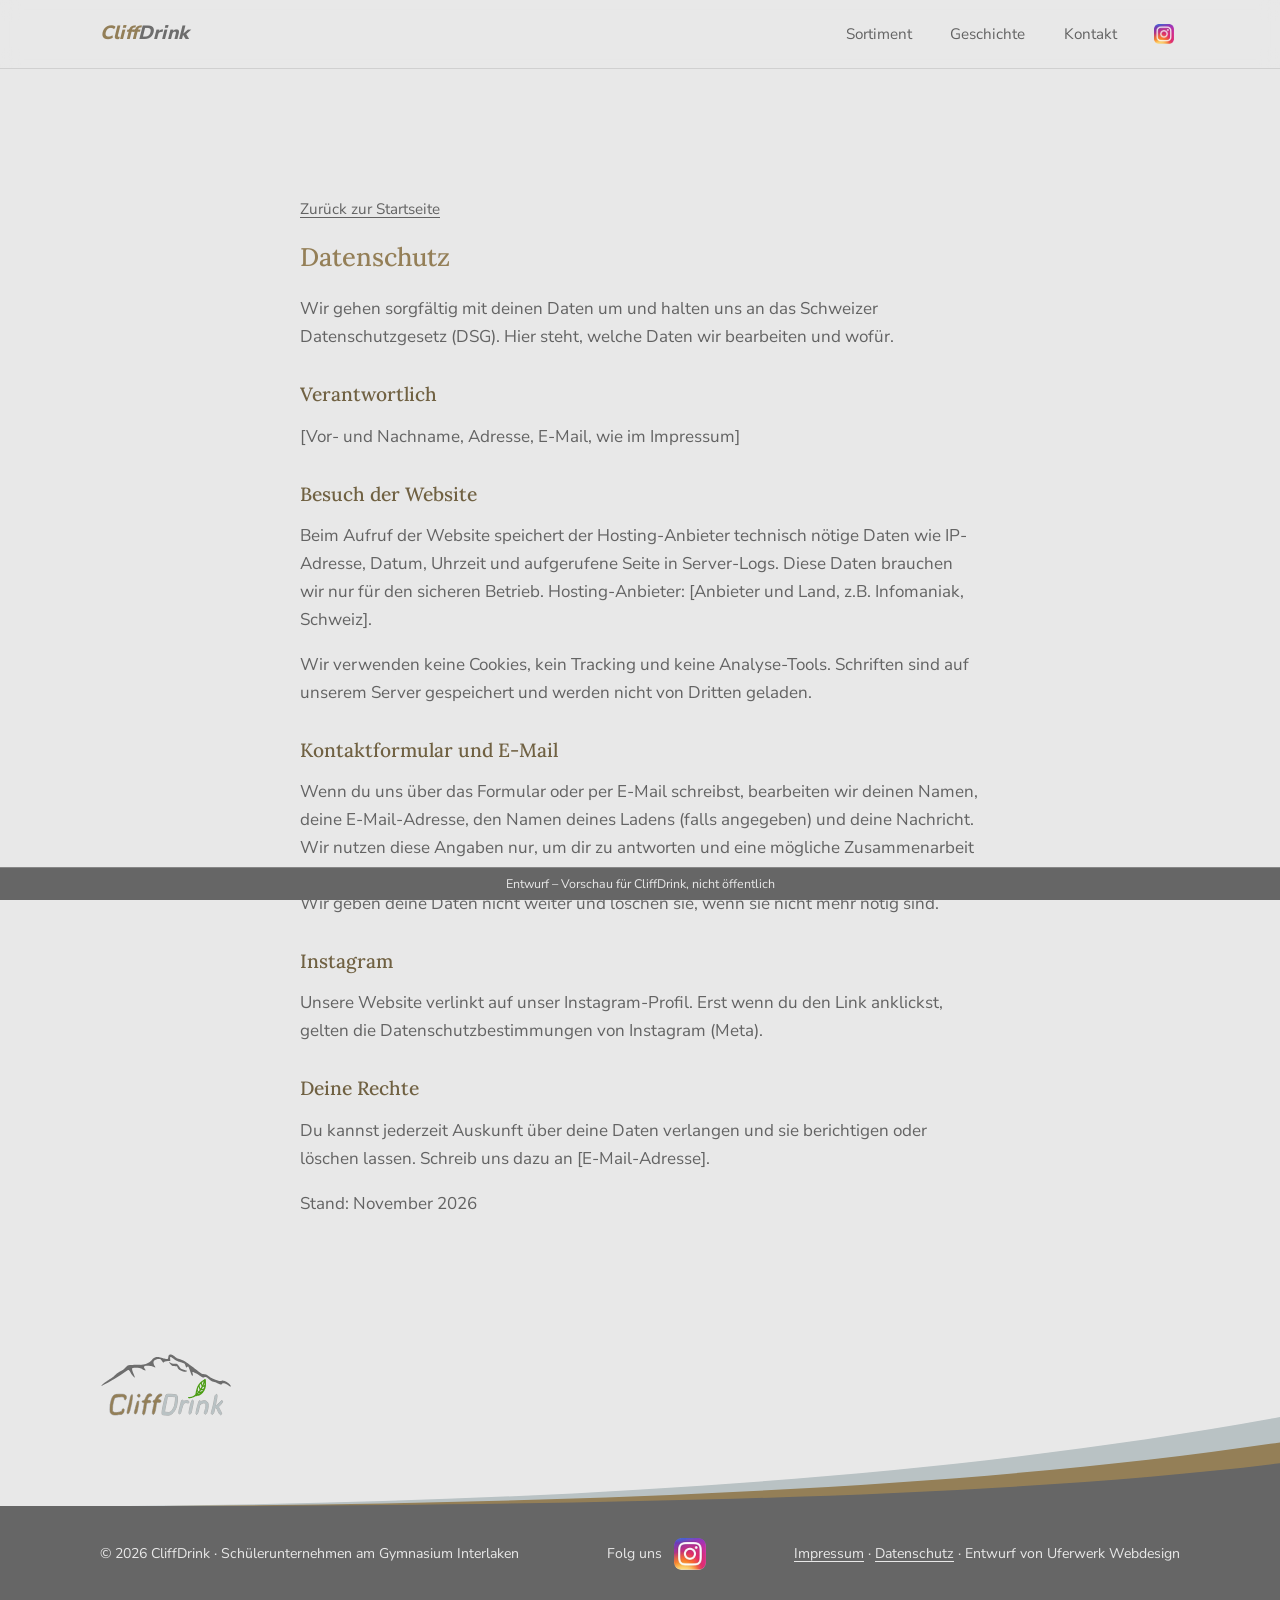
<file: vorschau/cliffdrink/datenschutz.html>
<!doctype html>
<html lang="de-CH">
<head>
<meta charset="utf-8">
<meta name="viewport" content="width=device-width,initial-scale=1">
<meta name="theme-color" content="#e8e8e8">
<meta name="robots" content="noindex, nofollow, noarchive">
<title>Datenschutz · CliffDrink [Entwurf]</title>
<link rel="preload" href="fonts/nunito-sans.woff2" as="font" type="font/woff2" crossorigin>
<link rel="preload" href="fonts/lora.woff2" as="font" type="font/woff2" crossorigin>
<link rel="stylesheet" href="css/style.css">
<link rel="icon" href="img/favicon.svg" type="image/svg+xml">
<link rel="icon" href="img/favicon-32.png" sizes="32x32" type="image/png">
<link rel="apple-touch-icon" href="img/apple-touch-icon.png">
</head>
<body>
<div class="preview-banner" role="status">Entwurf – Vorschau für CliffDrink, nicht öffentlich</div>
<header class="site-head">
  <div class="wrap">
    <a class="brand" href="./index.html">Cliff<span>Drink</span></a>
    <nav aria-label="Hauptnavigation">
      <ul class="nav">
        <li><a href="./index.html#sortiment">Sortiment</a></li>
        <li><a href="./index.html#geschichte">Geschichte</a></li>
        <li><a href="./index.html#kontakt">Kontakt</a></li>
      </ul>
    </nav>
    <a class="head-ig" href="https://www.instagram.com/cliffdrink/" rel="noopener" aria-label="CliffDrink auf Instagram"><picture><source type="image/webp" srcset="img/instagram.webp"><img class="ig-img" src="img/instagram.png" alt="Instagram" width="20" height="20" decoding="async"></picture></a>
  </div>
</header>
<main>
<section class="legal"><div class="wrap">
<p class="legal-back"><a href="./index.html">Zurück zur Startseite</a></p>
<h1>Datenschutz</h1>
<p>Wir gehen sorgfältig mit deinen Daten um und halten uns an das Schweizer Datenschutzgesetz (DSG). Hier steht, welche Daten wir bearbeiten und wofür.</p>
<h2>Verantwortlich</h2>
<p class="ph">[Vor- und Nachname, Adresse, E-Mail, wie im Impressum]</p>
<h2>Besuch der Website</h2>
<p>Beim Aufruf der Website speichert der Hosting-Anbieter technisch nötige Daten wie IP-Adresse, Datum, Uhrzeit und aufgerufene Seite in Server-Logs. Diese Daten brauchen wir nur für den sicheren Betrieb. Hosting-Anbieter: <span class="ph">[Anbieter und Land, z.B. Infomaniak, Schweiz]</span>.</p>
<p>Wir verwenden keine Cookies, kein Tracking und keine Analyse-Tools. Schriften sind auf unserem Server gespeichert und werden nicht von Dritten geladen.</p>
<h2>Kontaktformular und E-Mail</h2>
<p>Wenn du uns über das Formular oder per E-Mail schreibst, bearbeiten wir deinen Namen, deine E-Mail-Adresse, den Namen deines Ladens (falls angegeben) und deine Nachricht. Wir nutzen diese Angaben nur, um dir zu antworten und eine mögliche Zusammenarbeit abzuwickeln. Das Formular wird über <span class="ph">[Formular-Dienst und Land]</span> an uns weitergeleitet. Wir geben deine Daten nicht weiter und löschen sie, wenn sie nicht mehr nötig sind.</p>
<h2>Instagram</h2>
<p>Unsere Website verlinkt auf unser Instagram-Profil. Erst wenn du den Link anklickst, gelten die Datenschutzbestimmungen von Instagram (Meta).</p>
<h2>Deine Rechte</h2>
<p>Du kannst jederzeit Auskunft über deine Daten verlangen und sie berichtigen oder löschen lassen. Schreib uns dazu an <span class="ph">[E-Mail-Adresse]</span>.</p>
<p>Stand: November 2026</p>
</div></section>
</main>
<div class="foot-logo"><div class="wrap"><img src="img/logo-cliffdrink.svg" alt="CliffDrink" width="577" height="280" loading="lazy" decoding="async"></div></div>
<div class="t-swoosh" aria-hidden="true"><svg viewBox="0 0 1440 120" preserveAspectRatio="none" focusable="false"><path class="t-sw-hell" d="M0 120C520 120 1020 92 1440 0V120Z"/><path class="t-sw-gold" d="M0 120C560 120 1060 102 1440 34V120Z"/><path class="t-sw-grau" d="M0 120C600 120 1100 112 1440 62V120Z"/></svg></div>
<footer class="site-foot band-deep">
  <div class="wrap">
    <span class="foot-brand">© 2026 CliffDrink · Schülerunternehmen am Gymnasium Interlaken</span>
    <span class="foot-follow">Folg uns
      <a class="ig" href="https://www.instagram.com/cliffdrink/" rel="noopener" aria-label="CliffDrink auf Instagram"><picture><source type="image/webp" srcset="img/instagram.webp"><img class="ig-img" src="img/instagram.png" alt="Instagram" width="32" height="32" loading="lazy" decoding="async"></picture></a>
    </span>
    <span><a href="./impressum.html">Impressum</a> · <a href="./datenschutz.html">Datenschutz</a> · Entwurf von Uferwerk Webdesign</span>
  </div>
</footer>
</body>
</html>
</file>
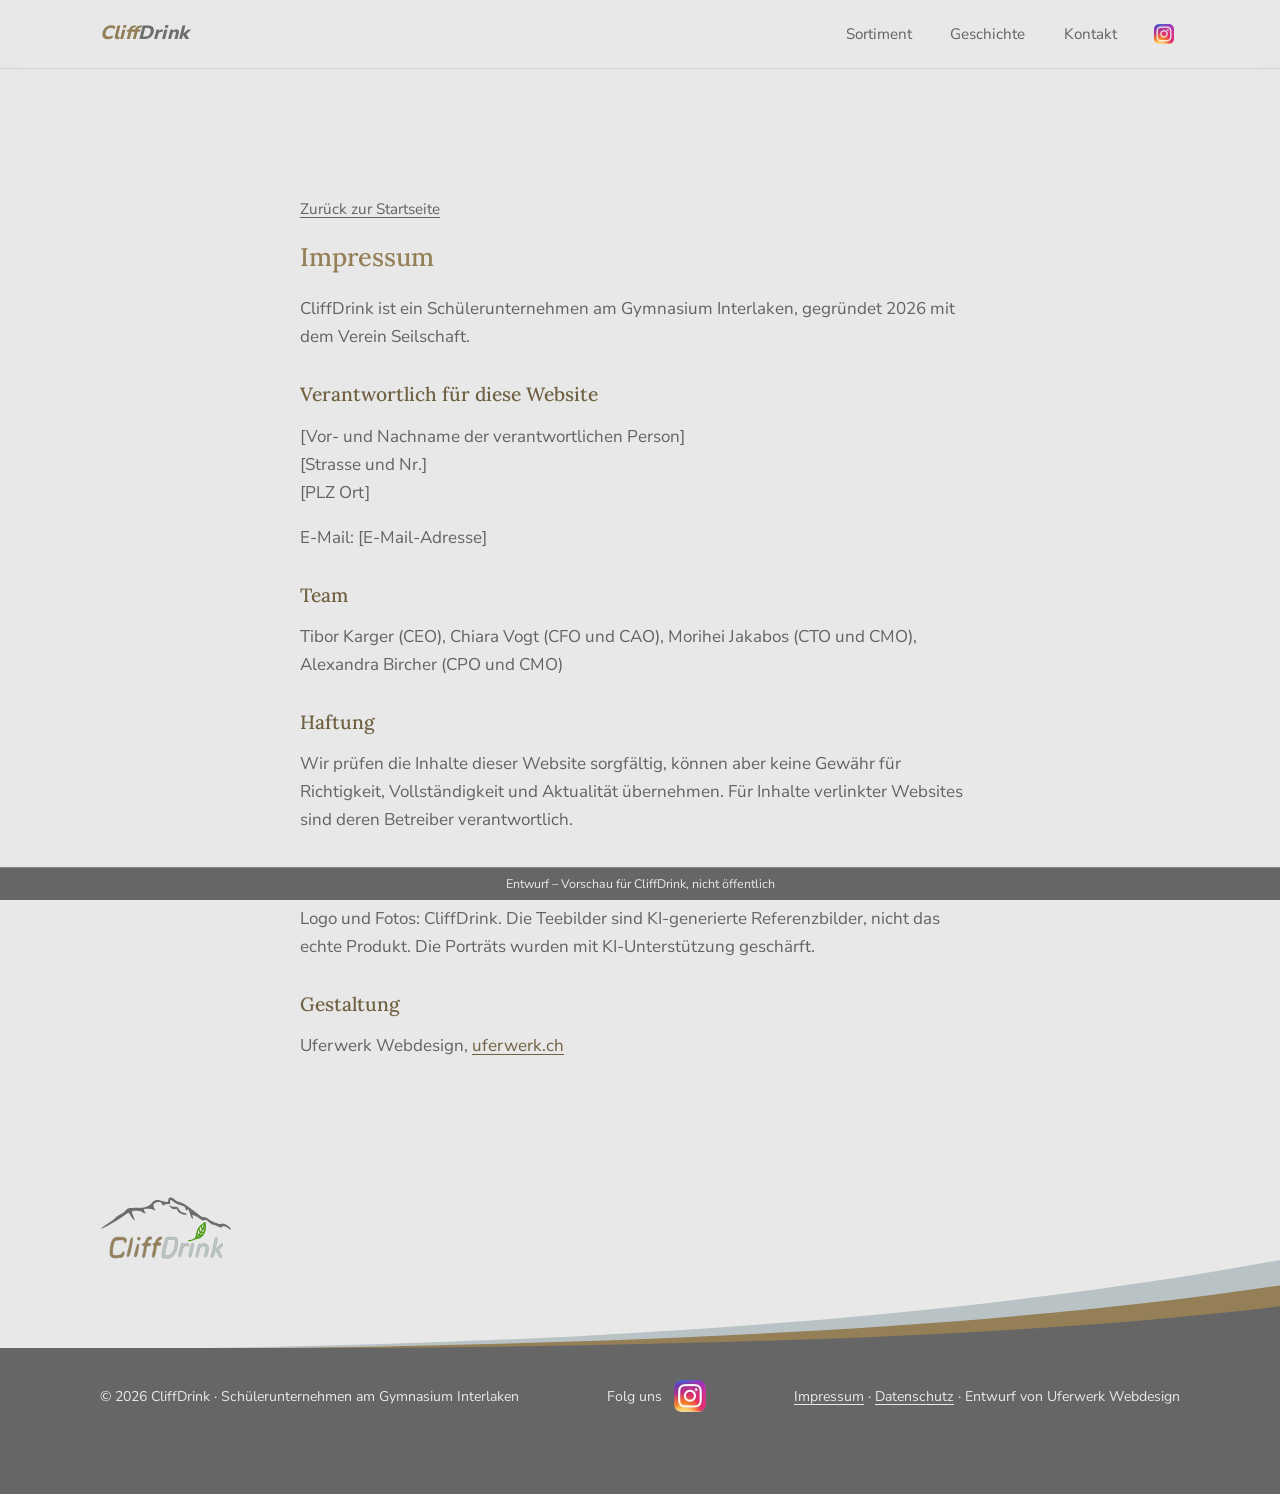
<file: vorschau/cliffdrink/impressum.html>
<!doctype html>
<html lang="de-CH">
<head>
<meta charset="utf-8">
<meta name="viewport" content="width=device-width,initial-scale=1">
<meta name="theme-color" content="#e8e8e8">
<meta name="robots" content="noindex, nofollow, noarchive">
<title>Impressum · CliffDrink [Entwurf]</title>
<link rel="preload" href="fonts/nunito-sans.woff2" as="font" type="font/woff2" crossorigin>
<link rel="preload" href="fonts/lora.woff2" as="font" type="font/woff2" crossorigin>
<link rel="stylesheet" href="css/style.css">
<link rel="icon" href="img/favicon.svg" type="image/svg+xml">
<link rel="icon" href="img/favicon-32.png" sizes="32x32" type="image/png">
<link rel="apple-touch-icon" href="img/apple-touch-icon.png">
</head>
<body>
<div class="preview-banner" role="status">Entwurf – Vorschau für CliffDrink, nicht öffentlich</div>
<header class="site-head">
  <div class="wrap">
    <a class="brand" href="./index.html">Cliff<span>Drink</span></a>
    <nav aria-label="Hauptnavigation">
      <ul class="nav">
        <li><a href="./index.html#sortiment">Sortiment</a></li>
        <li><a href="./index.html#geschichte">Geschichte</a></li>
        <li><a href="./index.html#kontakt">Kontakt</a></li>
      </ul>
    </nav>
    <a class="head-ig" href="https://www.instagram.com/cliffdrink/" rel="noopener" aria-label="CliffDrink auf Instagram"><picture><source type="image/webp" srcset="img/instagram.webp"><img class="ig-img" src="img/instagram.png" alt="Instagram" width="20" height="20" decoding="async"></picture></a>
  </div>
</header>
<main>
<section class="legal"><div class="wrap">
<p class="legal-back"><a href="./index.html">Zurück zur Startseite</a></p>
<h1>Impressum</h1>
<p>CliffDrink ist ein Schülerunternehmen am Gymnasium Interlaken, gegründet 2026 mit dem Verein Seilschaft.</p>
<h2>Verantwortlich für diese Website</h2>
<p class="ph">[Vor- und Nachname der verantwortlichen Person]<br>[Strasse und Nr.]<br>[PLZ Ort]</p>
<p>E-Mail: <span class="ph">[E-Mail-Adresse]</span></p>
<h2>Team</h2>
<p>Tibor Karger (CEO), Chiara Vogt (CFO und CAO), Morihei Jakabos (CTO und CMO), Alexandra Bircher (CPO und CMO)</p>
<h2>Haftung</h2>
<p>Wir prüfen die Inhalte dieser Website sorgfältig, können aber keine Gewähr für Richtigkeit, Vollständigkeit und Aktualität übernehmen. Für Inhalte verlinkter Websites sind deren Betreiber verantwortlich.</p>
<h2>Bilder</h2>
<p>Logo und Fotos: CliffDrink. Die Teebilder sind KI-generierte Referenzbilder, nicht das echte Produkt. Die Porträts wurden mit KI-Unterstützung geschärft.</p>
<h2>Gestaltung</h2>
<p>Uferwerk Webdesign, <a href="https://uferwerk.ch" rel="noopener">uferwerk.ch</a></p>
</div></section>
</main>
<div class="foot-logo"><div class="wrap"><img src="img/logo-cliffdrink.svg" alt="CliffDrink" width="577" height="280" loading="lazy" decoding="async"></div></div>
<div class="t-swoosh" aria-hidden="true"><svg viewBox="0 0 1440 120" preserveAspectRatio="none" focusable="false"><path class="t-sw-hell" d="M0 120C520 120 1020 92 1440 0V120Z"/><path class="t-sw-gold" d="M0 120C560 120 1060 102 1440 34V120Z"/><path class="t-sw-grau" d="M0 120C600 120 1100 112 1440 62V120Z"/></svg></div>
<footer class="site-foot band-deep">
  <div class="wrap">
    <span class="foot-brand">© 2026 CliffDrink · Schülerunternehmen am Gymnasium Interlaken</span>
    <span class="foot-follow">Folg uns
      <a class="ig" href="https://www.instagram.com/cliffdrink/" rel="noopener" aria-label="CliffDrink auf Instagram"><picture><source type="image/webp" srcset="img/instagram.webp"><img class="ig-img" src="img/instagram.png" alt="Instagram" width="32" height="32" loading="lazy" decoding="async"></picture></a>
    </span>
    <span><a href="./impressum.html">Impressum</a> · <a href="./datenschutz.html">Datenschutz</a> · Entwurf von Uferwerk Webdesign</span>
  </div>
</footer>
</body>
</html>
</file>
<file: style.css>
@font-face{font-family:Inter;src:url(fonts/inter.woff2) format("woff2");font-weight:100 900;font-display:swap}
@font-face{font-family:Fraunces;src:url(fonts/fraunces.woff2) format("woff2");font-weight:100 900;font-display:swap}
:root{--bg:#f6f5f1;--ink:#14232a;--muted:#4c5d64;--accent:#0f5c66;--accent-2:#1b7f8a;--gold:#9a7230;--line:#dfe3df;--card:#fff;--deep:#0c2a33;--max:1100px;--shadow:0 1px 2px rgba(12,42,51,.06),0 12px 32px -12px rgba(12,42,51,.18)}
*{box-sizing:border-box}html{scroll-behavior:smooth}
body{margin:0;font:17px/1.65 Inter,system-ui,sans-serif;color:var(--ink);background:var(--bg);-webkit-font-smoothing:antialiased}
img{max-width:100%;height:auto;display:block}
a{color:var(--accent)}a:hover{color:var(--accent-2)}
:focus-visible{outline:3px solid var(--gold);outline-offset:3px;border-radius:4px}
.skip{position:absolute;left:-999px;top:0;background:var(--ink);color:#fff;padding:.6rem 1rem;z-index:99}.skip:focus{left:1rem}
.wrap{max-width:var(--max);margin:0 auto;padding:0 1.5rem}
h1,h2,h3{font-family:Fraunces,Georgia,serif;font-weight:600;line-height:1.15;margin:0 0 .6em;letter-spacing:-.015em}
h1{font-size:clamp(2.3rem,5.4vw,4rem)}h2{font-size:clamp(1.7rem,3.4vw,2.4rem)}h3{font-size:1.25rem}
.eyebrow{font-size:.8rem;font-weight:600;letter-spacing:.12em;text-transform:uppercase;color:var(--accent);margin:0 0 .8rem}
header.site{position:sticky;top:0;z-index:50;background:rgba(246,245,241,.88);backdrop-filter:saturate(1.4) blur(10px);border-bottom:1px solid var(--line)}
.nav{display:flex;align-items:center;justify-content:space-between;min-height:66px;gap:1rem;flex-wrap:wrap}
.logo{display:flex;align-items:center;gap:.55rem;font-family:Fraunces,serif;font-weight:600;font-size:1.2rem;text-decoration:none;color:var(--ink)}.logo span{color:var(--accent)}
.menu{display:flex;gap:1.4rem;list-style:none;margin:0;padding:0;flex-wrap:wrap}
.menu a{text-decoration:none;color:var(--ink);font-weight:500;background:linear-gradient(var(--accent),var(--accent)) 0 100%/0 2px no-repeat;transition:background-size .25s}
.menu a:hover{background-size:100% 2px;color:var(--ink)}
.hero{position:relative;overflow:hidden;background:radial-gradient(1200px 500px at 85% -10%,#d9ebe8 0,transparent 60%),linear-gradient(180deg,#f6f5f1,#eef1ec);padding:6rem 0 7.5rem}
.hero .wrap{position:relative;z-index:1}
.lead{font-size:1.22rem;color:var(--muted);max-width:46ch}
.cta{display:flex;flex-wrap:wrap;gap:.8rem;margin-top:2rem}
.btn{display:inline-block;background:var(--accent);color:#fff;text-decoration:none;padding:.85rem 1.4rem;border-radius:10px;font-weight:600;box-shadow:0 6px 18px -8px rgba(15,92,102,.6);transition:transform .2s,box-shadow .2s,background .2s}
.btn:hover{background:var(--deep);color:#fff;transform:translateY(-2px);box-shadow:0 10px 24px -10px rgba(15,92,102,.7)}
.btn.ghost{background:transparent;color:var(--accent);box-shadow:inset 0 0 0 2px var(--accent)}.btn.ghost:hover{background:var(--accent);color:#fff}
.waves{position:absolute;left:0;right:0;bottom:-2px;width:100%;height:160px;z-index:0}
.waves path{animation:drift 14s ease-in-out infinite alternate}.waves path:nth-child(2){animation-duration:19s;animation-direction:alternate-reverse}
@keyframes drift{from{transform:translateX(0)}to{transform:translateX(-60px)}}
.fade{animation:rise .8s cubic-bezier(.2,.7,.2,1) both}.fade.d2{animation-delay:.12s}.fade.d3{animation-delay:.24s}
@keyframes rise{from{opacity:0;transform:translateY(14px)}to{opacity:1;transform:none}}
section{padding:5rem 0;scroll-margin-top:66px}section.alt{background:#fff}
.grid3{display:grid;grid-template-columns:repeat(3,1fr);gap:1.4rem}
.card{background:var(--card);border:1px solid var(--line);border-radius:16px;padding:1.8rem;box-shadow:var(--shadow);transition:transform .25s,box-shadow .25s,border-color .25s}
.card:hover{transform:translateY(-4px);border-color:#c6d6d3;box-shadow:0 2px 4px rgba(12,42,51,.06),0 22px 44px -16px rgba(12,42,51,.28)}
.icon{width:44px;height:44px;border-radius:12px;background:#e3efed;display:grid;place-items:center;margin-bottom:1rem;color:var(--accent)}
.pkg{display:flex;flex-direction:column}
.pkg .price{font-family:Fraunces,serif;font-size:2.4rem;font-weight:600;margin:.1rem 0 1rem;line-height:1}.pkg .price small{font-family:Inter,sans-serif;font-size:1rem;font-weight:500;color:var(--muted)}
.pkg ul{list-style:none;padding:0;margin:0 0 .5rem}.pkg li{padding:.45rem 0 .45rem 1.7rem;border-top:1px solid var(--line);position:relative}
.pkg li::before{content:"";position:absolute;left:.2rem;top:.95rem;width:.7rem;height:.4rem;border-left:2px solid var(--accent);border-bottom:2px solid var(--accent);transform:rotate(-45deg)}
.pkg.featured{background:var(--deep);color:#e8f0ef;border-color:var(--deep)}
.pkg.featured h3,.pkg.featured .price{color:#fff}.pkg.featured .price small{color:#b9cccb}.pkg.featured li{border-color:#244852}.pkg.featured li::before{border-color:#e2c27f}
.label{align-self:flex-start;font-size:.75rem;font-weight:600;letter-spacing:.08em;text-transform:uppercase;padding:.2rem .6rem;border-radius:999px;background:#e3efed;color:var(--accent);margin-bottom:.8rem}
.pkg.featured .label{background:#244852;color:#f1dcae}
.note{color:var(--muted);font-size:.95rem;margin-top:1.6rem}
.ref{display:grid;grid-template-columns:1fr 1.1fr;gap:3rem;align-items:center}
.ref .shot{border-radius:14px;overflow:hidden;box-shadow:var(--shadow);border:1px solid var(--line);transition:transform .3s}.ref .shot:hover{transform:scale(1.015)}
.tag{display:inline-block;font-size:.8rem;font-weight:600;background:#f3e8d3;color:#6b4a12;padding:.2rem .7rem;border-radius:999px;margin-bottom:.8rem}
ol.steps{list-style:none;padding:0;display:grid;grid-template-columns:repeat(3,1fr);gap:1.4rem;counter-reset:s}
ol.steps li{counter-increment:s;padding-top:3.2rem;position:relative}
ol.steps li::before{content:counter(s);position:absolute;top:0;left:0;width:2.4rem;height:2.4rem;border-radius:50%;background:var(--accent);color:#fff;display:grid;place-items:center;font-weight:700}
.contact{background:var(--deep);color:#dbe7e6;border-radius:20px;padding:3rem;display:flex;justify-content:space-between;align-items:center;gap:2rem;flex-wrap:wrap}
.contact h2{color:#fff}.contact a:not(.btn){color:#f1dcae}.contact .btn{background:#f1dcae;color:var(--deep)}.contact .btn:hover{background:#fff;color:var(--deep)}
footer.site{padding:2.2rem 0;font-size:.95rem;color:var(--muted)}
.foot{display:flex;justify-content:space-between;flex-wrap:wrap;gap:1rem}footer.site a{color:var(--muted)}footer.site a:hover{color:var(--accent)}
.legal{padding:3.5rem 1.5rem;max-width:800px}.legal h2{font-size:1.35rem;margin-top:2.2rem}
.draft{background:#fff4d6;border:1px solid #e6cf8a;padding:.8rem 1rem;border-radius:10px}
.center{text-align:center;padding:6rem 1.5rem}
@media (max-width:860px){.grid3,.ref,ol.steps{grid-template-columns:1fr}.hero{padding:3.5rem 0 6rem}section{padding:3.5rem 0}.menu{gap:1rem;font-size:.95rem}.contact{padding:2rem}}
@media (prefers-reduced-motion:reduce){html{scroll-behavior:auto}*,*::before,*::after{animation:none!important;transition:none!important}}
.logo b{font-weight:600}
.rows{list-style:none;padding:0;margin:0}.rows li{display:flex;justify-content:space-between;gap:1rem;padding:.55rem 0;border-top:1px solid var(--line);font-size:.95rem}
.rows .k{color:var(--muted)}.rows .v{text-align:right;font-weight:600}.yes{color:var(--accent)}.no{color:#7a6a5a;font-weight:500}
.pkg .rows li::before{content:none}
.facts{margin-top:2rem;display:grid;grid-template-columns:1fr 1fr;gap:.2rem 2rem;color:var(--muted);font-size:.97rem}.facts strong{color:var(--ink)}
@media (max-width:860px){.facts{grid-template-columns:1fr}}
.hero-grid{display:grid;gap:3rem;align-items:center}
.hero-card{background:rgba(255,255,255,.75);backdrop-filter:blur(6px);border:1px solid var(--line);border-radius:18px;padding:1.6rem 1.8rem;box-shadow:var(--shadow);display:none}
.hero-card ul{list-style:none;margin:0;padding:0}.hero-card li{display:flex;flex-direction:column;padding:.8rem 0;border-top:1px solid var(--line)}.hero-card li:first-child{border-top:0}
.hero-card strong{font-family:Fraunces,serif;font-size:1.25rem;font-weight:600}.hero-card span{color:var(--muted);font-size:.95rem}
@media (min-width:1100px){.hero-grid{grid-template-columns:minmax(0,1fr)}.hero-card{display:block}}
@media (min-width:1400px){:root{--max:1320px}.facts{grid-template-columns:repeat(3,1fr)}}
@media (min-width:1800px){:root{--max:1520px}body{font-size:18px}.grid3{gap:2rem}}
@media (min-width:2400px){:root{--max:1760px}body{font-size:19px}}
/* v3 editorial */
h1{letter-spacing:-.02em;line-height:1.08}h2{line-height:1.15}body{line-height:1.7}
section{padding:6rem 0}section.alt{background:#efeee8}
.card,.card:hover{background:transparent;border:0;border-radius:0;box-shadow:none;transform:none;padding:1.4rem 0 0;border-top:1px solid #cfd5d0}
#leistungen .grid3{gap:3rem}#leistungen .card h3{font-size:1.35rem;margin-top:.2rem}
.icon{background:none;width:auto;height:auto;margin-bottom:.6rem;justify-content:start}
#pakete .grid3{gap:0}#pakete .pkg{padding:1.6rem 1.6rem 1.2rem;border-top:2px solid var(--ink);border-radius:0}
#pakete .pkg+.pkg{border-left:1px solid #d5dad5}
#pakete .pkg:nth-child(2){background:#e4eeeb}
.rows li{border-top:1px solid #dde2dc}
.btn,.btn:hover{transform:none;box-shadow:none;border-radius:6px;transition:background-color .3s ease,color .3s ease}
.ref .shot,.ref .shot:hover{transform:none;border-radius:6px;box-shadow:0 30px 60px -40px rgba(12,42,51,.35)}
.hero-card{background:transparent;backdrop-filter:none;border:0;border-left:1px solid #c9d3cf;border-radius:0;box-shadow:none;padding:.4rem 0 .4rem 2rem}
.contact{border-radius:8px}
.facts{border-top:1px solid #cfd5d0;padding-top:1.4rem}
ol.steps li{border-top:1px solid #cfd5d0;padding-top:3.6rem}ol.steps li::before{top:1rem;width:2rem;height:2rem;font-size:.9rem}
.menu a{transition:background-size .4s ease}
@media (max-width:860px){#pakete .pkg+.pkg{border-left:0}#pakete .pkg{padding:1.4rem 1rem}section{padding:4rem 0}#leistungen .grid3{gap:1.5rem}}
.hero .lead{max-width:62ch}
.price-alt{margin:-.4rem 0 .6rem;font-weight:600;color:var(--accent)}
.badge{display:inline-block;margin:0 0 1rem;padding:.25rem .7rem;border-radius:999px;background:#dcebe8;color:var(--deep);font-size:.9rem;font-weight:600}
.yearcost{margin-top:2rem;padding-top:1.2rem;border-top:1px solid #cfd5d0;color:var(--muted);font-size:.97rem}
.yearcost h3{margin:0 0 .4rem;font-size:1rem;color:var(--ink)}.yearcost p{margin:.2rem 0}.yearcost strong{color:var(--ink);font-weight:600}.yearcost .note{font-size:.92rem}
.mailline{margin-top:1rem;color:var(--muted)}.mailline a{color:var(--accent);font-weight:600}
.about-page{display:grid;grid-template-columns:1fr;gap:2rem;padding:3.5rem 1.5rem}
.about-photo{display:none}
.about-page p{max-width:65ch}
.contact :focus-visible{outline-color:#f1dcae}
@media (max-width:600px){.menu-wide{display:none}}
.hero{background:var(--deep)}
.hero-bg img{position:absolute;inset:0;width:100%;height:100%;object-fit:cover;object-position:center 55%}

.hero .waves{z-index:1}
.hero h1{color:#fff}
.hero .lead{color:#eef3f3}
.hero .mailline{color:#eef3f3}.hero .mailline a{color:#f1dcae}
.hero .btn{background:#f1dcae;color:var(--deep)}.hero .btn:hover{background:#fff;color:var(--deep)}
.hero .btn.ghost{background:transparent;color:#fff;box-shadow:inset 0 0 0 2px #fff}.hero .btn.ghost:hover{background:#fff;color:var(--deep)}
.hero :focus-visible{outline-color:#f1dcae}
@media (max-width:600px){.hero-bg img{object-position:center 40%}}
.band{margin:0;height:clamp(200px,30vw,400px);overflow:hidden;position:relative}
.band img{display:block;width:100%;height:100%;object-fit:cover}
.band-weg img{object-position:center 60%}
.band-see img{object-position:center 52%}
@media (prefers-reduced-motion:no-preference){@supports (animation-timeline:view()){
.band img{height:116%;margin-top:-8%;animation:band-pan linear both;animation-timeline:view()}
@keyframes band-pan{from{transform:translateY(-7%)}to{transform:translateY(7%)}}
.band{animation:band-in linear both;animation-timeline:view();animation-range:entry 0% entry 60%}
@keyframes band-in{from{opacity:.25}to{opacity:1}}
}}
.about-photo{display:block;width:200px;height:200px}
.about-photo img{width:200px;height:200px;border-radius:50%;object-fit:cover;display:block}
@media (min-width:860px){.about-page{grid-template-columns:240px 1fr;align-items:start}.about-photo,.about-photo img{width:240px;height:240px}}

.hero-bg{position:absolute;inset:0;display:block;overflow:hidden}
.hero-shade,.hero-glow{position:absolute;inset:0;pointer-events:none}
.hero-shade{background:linear-gradient(180deg,rgba(8,26,32,.64) 0%,rgba(8,26,32,.64) 55%,rgba(8,26,32,.78) 100%)}
.hero-glow{background:radial-gradient(60% 45% at 68% 52%,rgba(255,176,92,.35),transparent 70%);opacity:.7}
.fade.d4{animation-delay:.38s}
.pkg{position:relative}
.pkg::before{content:"";position:absolute;left:0;right:0;top:-2px;height:2px;background:var(--accent);transform:scaleX(0);transform-origin:left;transition:transform .45s cubic-bezier(.2,.7,.2,1)}
@media (prefers-reduced-motion:no-preference){
.hero-bg img{animation:kenburns 28s ease-in-out infinite alternate;will-change:transform}
@keyframes kenburns{from{transform:scale(1.06) translate3d(0,0,0)}to{transform:scale(1.16) translate3d(-2%,-1.5%,0)}}
.hero-glow{animation:glow 14s ease-in-out infinite alternate}
@keyframes glow{from{opacity:.45;transform:translate3d(-3%,1%,0)}to{opacity:.9;transform:translate3d(3%,-1%,0)}}
@supports (animation-timeline:scroll()){
.hero-bg{animation:hero-par linear both;animation-timeline:scroll(root);animation-range:0 100vh}
@keyframes hero-par{to{transform:translate3d(0,22%,0)}}
}
.js-anim .reveal{opacity:0;transform:translate3d(0,18px,0);transition:opacity .7s ease,transform .7s cubic-bezier(.2,.7,.2,1)}
.js-anim .reveal.in{opacity:1;transform:none}
.card.pkg{transition:opacity .7s ease,transform .35s ease}
.card.pkg:hover{transform:translate3d(0,-4px,0)}
.card.pkg:hover::before{transform:scaleX(1)}
.btn{transition:background-color .3s ease,color .3s ease,transform .25s ease}
.btn:hover{transform:translate3d(0,-2px,0)}
}
.waves{pointer-events:none}
.hero .wrap{z-index:2}
.mail-hint{position:fixed;left:50%;width:max-content;bottom:1.2rem;z-index:50;max-width:min(92vw,34rem);padding:.8rem 1.1rem;border-radius:8px;background:var(--deep);color:#fff;font-size:.95rem;line-height:1.4;box-shadow:0 10px 30px -10px rgba(12,42,51,.5);transform:translate(-50%,0);opacity:1}
.mail-hint[hidden]{display:none}
@media (prefers-reduced-motion:no-preference){.mail-hint{animation:hint-in .35s cubic-bezier(.2,.7,.2,1) both}@keyframes hint-in{from{opacity:0;transform:translate(-50%,10px)}to{opacity:1;transform:translate(-50%,0)}}}
/* Mobile-Navigation (Burger) */
.nav-toggle{display:none}
@media (max-width:760px){
.nav{flex-wrap:nowrap;position:relative}
.nav-js .nav-toggle{display:inline-flex;align-items:center;justify-content:center;width:44px;height:44px;margin-right:-.5rem;padding:0;border:0;border-radius:6px;background:transparent;color:var(--ink);cursor:pointer;-webkit-tap-highlight-color:transparent}
.nav-toggle-bars,.nav-toggle-bars::before,.nav-toggle-bars::after{display:block;width:22px;height:2px;background:currentColor;border-radius:2px;transition:transform .25s ease,opacity .2s ease}
.nav-toggle-bars{position:relative}
.nav-toggle-bars::before,.nav-toggle-bars::after{content:"";position:absolute;left:0}
.nav-toggle-bars::before{transform:translateY(-7px)}.nav-toggle-bars::after{transform:translateY(7px)}
.nav-toggle[aria-expanded="true"] .nav-toggle-bars{background:transparent}
.nav-toggle[aria-expanded="true"] .nav-toggle-bars::before{background:var(--ink);transform:rotate(45deg)}
.nav-toggle[aria-expanded="true"] .nav-toggle-bars::after{background:var(--ink);transform:rotate(-45deg)}
.nav-js .menu{position:absolute;top:100%;left:0;right:0;display:flex;flex-direction:column;gap:0;flex-wrap:nowrap;padding:.4rem 1.5rem 1rem;background:var(--bg);border-bottom:1px solid var(--line);box-shadow:var(--shadow);font-size:1.05rem;opacity:0;transform:translateY(-8px);visibility:hidden;pointer-events:none;transition:opacity .2s ease,transform .2s ease,visibility 0s linear .2s}
.nav-js.nav-open .menu{opacity:1;transform:none;visibility:visible;pointer-events:auto;transition:opacity .2s ease,transform .2s ease,visibility 0s}
.nav-js .menu li{border-top:1px solid var(--line)}.nav-js .menu li:first-child{border-top:0}
.nav-js .menu a{display:block;padding:.85rem 0;background:none}
.nav-js .menu .menu-wide{display:block}
}
@media (max-width:760px){h1{overflow-wrap:break-word;hyphens:auto}}
/* Technik-Satz */
.tech-note{margin:2.2rem 0 0;color:var(--muted);font-size:.98rem}
/* Anfrageformular */
.form-wrap{margin-top:3rem;max-width:760px}
.form-intro{color:var(--muted);margin:0 0 1.5rem}
.anfrage{display:grid;grid-template-columns:1fr 1fr;gap:1.1rem 1.5rem}
.anfrage .field{display:flex;flex-direction:column;gap:.35rem;min-width:0;margin:0;padding:0;border:0}
.anfrage .field-full{grid-column:1/-1}
.anfrage label,.anfrage legend{font-weight:600;font-size:.95rem;padding:0}
.anfrage .req{color:var(--accent)}
.anfrage input[type=text],.anfrage input[type=email],.anfrage input[type=date],.anfrage select,.anfrage textarea{width:100%;font:inherit;font-size:1rem;color:var(--ink);background:var(--card);border:1px solid #c9d0cb;border-radius:6px;padding:.7rem .8rem;transition:border-color .2s ease}
.anfrage textarea{resize:vertical;min-height:8rem}
.anfrage input:focus-visible,.anfrage select:focus-visible,.anfrage textarea:focus-visible{outline:3px solid var(--gold);outline-offset:1px;border-color:var(--accent)}
.anfrage [aria-invalid=true]{border-color:#a3362b}
.anfrage .err{margin:0;color:#a3362b;font-size:.9rem;min-height:0}.anfrage .err:empty{display:none}
.anfrage fieldset{flex-direction:row;flex-wrap:wrap;gap:.4rem 1.5rem}.anfrage legend{margin-bottom:.35rem;width:100%}
.anfrage .opt{font-weight:400;display:inline-flex;align-items:center;gap:.45rem;cursor:pointer}
.anfrage .opt input{width:1.1rem;height:1.1rem;accent-color:var(--accent);margin:0}
.anfrage .privacy{margin:0;font-size:.9rem;color:var(--muted)}
.anfrage .form-actions{display:flex;flex-wrap:wrap;align-items:center;gap:1rem}
.anfrage button.btn{border:0;font:inherit;font-weight:600;cursor:pointer}
.anfrage .form-status{margin:0;font-size:.95rem;color:var(--muted)}
.hp{position:absolute!important;left:-9999px;width:1px;height:1px;overflow:hidden}
@media (max-width:640px){.anfrage{grid-template-columns:1fr}.anfrage .form-actions .btn{width:100%}}
@media (prefers-reduced-motion:no-preference){.anfrage .err:not(:empty){animation:err-in .25s ease both}@keyframes err-in{from{opacity:0;transform:translateY(-4px)}to{opacity:1;transform:none}}}

.anfrage .optional{font-weight:400;color:var(--muted,#5b6570)}
.anfrage .radio-row{grid-column:1/-1;display:grid;grid-template-columns:repeat(3,minmax(0,1fr));gap:1.1rem 1.5rem;align-items:start}
.anfrage .radio-row fieldset{min-width:0}
.anfrage .radio-row .opt{display:flex;width:100%}
.anfrage .termin-field{gap:.5rem}
.anfrage .termin-field .opt{margin-top:.15rem}
.anfrage input[type=date]:disabled{opacity:.55;cursor:not-allowed;background:#eef1ef}

@media (max-width:860px){.anfrage .radio-row{grid-template-columns:1fr}}

.anfrage textarea::placeholder{color:#8a929a;opacity:1}
@media (min-width:1400px){.band-see{height:320px}}
</file>
<file: beispiel/style.css>
:root{--bg:#faf6f0;--ink:#2a211b;--muted:#6b5d52;--accent:#9c4a1a;--accent-d:#7a3712;--card:#fff;--line:#e8dfd3;--r:14px;--max:1120px}
*{box-sizing:border-box}html{scroll-behavior:smooth}
body{margin:0;font:17px/1.6 system-ui,-apple-system,"Segoe UI",Roboto,sans-serif;color:var(--ink);background:var(--bg)}
img,svg{max-width:100%;display:block}
a{color:var(--accent-d)}a:hover{color:var(--accent)}
:focus-visible{outline:3px solid var(--accent);outline-offset:3px;border-radius:4px}
.skip{position:absolute;left:-999px;top:0;background:var(--ink);color:#fff;padding:.6rem 1rem;z-index:99}.skip:focus{left:1rem}
.wrap{max-width:var(--max);margin:0 auto;padding:0 1.25rem}
h1,h2,h3{font-family:Georgia,"Times New Roman",serif;line-height:1.15;margin:0 0 .6em}
h1{font-size:clamp(2.2rem,5vw,3.8rem)}h2{font-size:clamp(1.7rem,3.4vw,2.4rem)}h3{font-size:1.25rem}
header.site{position:sticky;top:0;z-index:50;background:rgba(250,246,240,.94);backdrop-filter:blur(8px);border-bottom:1px solid var(--line)}
.nav{display:flex;align-items:center;justify-content:space-between;height:68px}
.logo{font-family:Georgia,serif;font-weight:700;font-size:1.3rem;text-decoration:none;color:var(--ink);display:flex;gap:.5rem;align-items:center}
.menu{display:flex;gap:1.6rem;list-style:none;margin:0;padding:0}
.menu a{text-decoration:none;color:var(--ink);font-weight:500}.menu a:hover{color:var(--accent)}
.burger{display:none;background:none;border:1px solid var(--line);border-radius:10px;padding:.5rem .7rem;font-size:1rem;color:var(--ink);cursor:pointer}
.btn{display:inline-block;background:var(--accent-d);color:#fff;text-decoration:none;padding:.8rem 1.4rem;border-radius:999px;font-weight:600;border:0;cursor:pointer;font-size:1rem}
.btn:hover{background:var(--accent);color:#fff}.btn.ghost{background:transparent;color:var(--accent-d);border:2px solid var(--accent-d)}
.hero{padding:4.5rem 0 3.5rem}.hero .grid{display:grid;grid-template-columns:1.1fr .9fr;gap:3rem;align-items:center}
.hero p.lead{font-size:1.2rem;color:var(--muted);max-width:34ch}.cta{display:flex;gap:.8rem;flex-wrap:wrap;margin-top:1.6rem}
.badge{display:inline-block;background:#f1e4d4;color:var(--accent-d);padding:.25rem .8rem;border-radius:999px;font-size:.9rem;font-weight:600;margin-bottom:1rem}
.art{border-radius:24px;overflow:hidden;box-shadow:0 20px 50px -20px rgba(60,30,10,.35)}
section{padding:4rem 0}section.alt{background:#f3ebe0}
.cards{display:grid;grid-template-columns:repeat(3,1fr);gap:1.4rem}
.card{background:var(--card);border:1px solid var(--line);border-radius:var(--r);padding:1.6rem}
.menu-list{list-style:none;padding:0;margin:0}.menu-list li{display:flex;justify-content:space-between;gap:1rem;padding:.55rem 0;border-bottom:1px dashed var(--line)}
.price{font-weight:700;white-space:nowrap}
.hours{width:100%;border-collapse:collapse}.hours th,.hours td{text-align:left;padding:.5rem 0;border-bottom:1px solid var(--line)}
.two{display:grid;grid-template-columns:1fr 1fr;gap:2.5rem;align-items:start}
.quote{font-family:Georgia,serif;font-size:1.15rem;margin:0}.quote footer{font-family:system-ui,sans-serif;font-size:.95rem;color:var(--muted);margin-top:.6rem}
form{display:grid;gap:1rem}label{font-weight:600;display:block;margin-bottom:.3rem}
input,select,textarea{width:100%;padding:.75rem;border:1px solid #cbbcab;border-radius:10px;font:inherit;background:#fff;color:var(--ink)}
.row{display:grid;grid-template-columns:1fr 1fr;gap:1rem}
.status{min-height:1.5em;font-weight:600;color:#2f6b2f}
footer.site{background:var(--ink);color:#e9dfd4;padding:2.5rem 0;font-size:.95rem}footer.site a{color:#f3c9a5}
.foot{display:flex;justify-content:space-between;gap:1rem;flex-wrap:wrap}
.legal{max-width:760px;padding:3rem 1.25rem}
@media (max-width:860px){
 .hero .grid,.two{grid-template-columns:1fr}.cards{grid-template-columns:1fr}.row{grid-template-columns:1fr}
 .burger{display:block}
 .menu{display:none;position:absolute;top:68px;left:0;right:0;flex-direction:column;gap:0;background:var(--bg);border-bottom:1px solid var(--line);padding:.5rem 1.25rem}
 .menu.open{display:flex}.menu a{display:block;padding:.8rem 0}
 .hero{padding:2.5rem 0}section{padding:3rem 0}
}
@media (prefers-reduced-motion:reduce){html{scroll-behavior:auto}}
section{scroll-margin-top:72px}
.aw-bar{display:flex;justify-content:space-between;align-items:center;flex-wrap:wrap;gap:.3rem 1rem;background:#f4efe8;color:#6b5d52;font-size:.82rem;padding:.45rem clamp(1rem,4vw,2.5rem);border-bottom:1px solid #e8dfd3}
.aw-bar a{color:#2a211b;font-weight:600}
@media (min-width:1400px){:root{--max:1320px}}
@media (min-width:1800px){:root{--max:1520px}body{font-size:18px}}
@media (min-width:2400px){:root{--max:1760px}}
/* v3 editorial */
body{line-height:1.7}h1{line-height:1.05;letter-spacing:-.01em}
section{padding:5.5rem 0}section.alt{background:#f2ebe1}
.card{background:transparent;border:0;border-radius:0;padding:1.2rem 0 0;border-top:1px solid #d9c9b6}
.cards{gap:3rem}.card h3{font-size:1.4rem}
.quote.card{border-top:0;border-left:2px solid var(--accent);padding:0 0 0 1.6rem;font-size:1.3rem}
.art{border-radius:6px;box-shadow:0 30px 60px -40px rgba(60,30,10,.45)}
.btn{border-radius:6px;transition:background-color .3s ease,color .3s ease}
.badge{background:none;padding:0;letter-spacing:.08em;text-transform:uppercase;font-size:.8rem}
.menu-list li{border-bottom:1px solid #e3d7c8}
input,select,textarea{border-radius:4px;border-color:#d4c4b1}
</file>
<file: vorschau/cliffdrink/css/style.css>
:root{
  --navy:#0d1b2e;
  --navy-deep:#050d16;
  --navy-soft:#13253b;
  --blue:#2d76b3;
  --blue-hover:#3584c6;
  --blue-light:#6aa5dc;
  --silver:#d6dde5;
  --muted:#9fb0c3;
  --heading:#eef2f6;
  --gold:#d8a75e;
  --green:#7fa94a;
  --wrap:1160px;
  --serif:"Fraunces",Georgia,serif;
  --sans:"Geist",system-ui,-apple-system,"Segoe UI",sans-serif;
}
*{box-sizing:border-box}
html{scroll-behavior:smooth;background:var(--navy-deep)}
body{margin:0;background:var(--navy);color:var(--silver);font:400 1.0625rem/1.65 var(--sans);-webkit-font-smoothing:antialiased}
img{max-width:100%;display:block}
a{color:var(--blue-light);text-underline-offset:.2em}
.wrap{max-width:var(--wrap);margin:0 auto;padding:0 clamp(1.25rem,4vw,2.5rem)}
.ph{color:var(--muted)}
h1,h2,h3,h4{font-family:var(--serif);font-weight:400;color:var(--heading);line-height:1.15;margin:0;font-variation-settings:"SOFT" 50,"opsz" 72}
h2{font-size:clamp(2rem,3.6vw,2.9rem)}
.eyebrow{font-size:.78rem;letter-spacing:.18em;text-transform:uppercase;color:var(--gold);margin:0 0 1.1rem}
.visually-hidden{position:absolute;width:1px;height:1px;padding:0;margin:-1px;overflow:hidden;clip:rect(0 0 0 0);white-space:nowrap;border:0}

/* Kopfzeile */
.site-head{position:sticky;top:0;z-index:10;background:rgba(5,13,22,.92);backdrop-filter:blur(10px);border-bottom:1px solid rgba(159,176,195,.12)}
.site-head .wrap{display:flex;align-items:center;justify-content:space-between;gap:1rem;min-height:4.25rem;flex-wrap:wrap}
.brand{font-family:var(--sans);font-weight:700;font-style:italic;letter-spacing:.01em;font-size:1.2rem;text-decoration:none;color:#937F58;-webkit-tap-highlight-color:transparent}
.brand span{color:#B9C2C4}
.brand:focus:not(:focus-visible){outline:none}
.brand:focus-visible{outline:2px solid var(--gold);outline-offset:4px;border-radius:6px}
.nav{display:flex;gap:clamp(1.1rem,3vw,2.4rem);margin:0;padding:0;list-style:none}
.nav a{color:var(--silver);text-decoration:none;font-size:.95rem;padding:.35rem 0;border-bottom:1px solid transparent;transition:border-color .2s,color .2s}
.nav a[aria-current]{color:#fff;border-bottom-color:var(--gold)}
@media (hover:hover) and (pointer:fine){.nav a:hover{color:#fff;border-bottom-color:var(--gold)}}

/* Einstieg */
.hero{--head:calc(4.25rem + 1px);position:relative;overflow:hidden;text-align:center;background:var(--navy);
  margin-top:calc(var(--head)*-1);min-height:max(560px,100vh);min-height:max(560px,100svh);
  display:flex;flex-direction:column;justify-content:center;padding:calc(var(--head) + 2rem) 0 clamp(2.5rem,7vh,5rem)}
.hero-title{margin:0 0 clamp(1.5rem,3.5vh,2.5rem);line-height:0}
.hero-logo{display:block;width:min(44rem,72vw);height:auto;margin:0 auto}
.hero-bg{position:absolute;inset:0;background:radial-gradient(60% 55% at 50% 42%,rgba(45,118,179,.16),rgba(45,118,179,0) 70%),linear-gradient(180deg,var(--navy-deep) 0%,#0a1626 55%,var(--navy) 100%);
  transform:scale(1.04);transform-origin:center 30%;opacity:1;will-change:transform}
.hero::before{content:"";position:absolute;inset:0;z-index:1;pointer-events:none;background:
  linear-gradient(to bottom,rgba(13,27,46,.55) 0,rgba(13,27,46,0) calc(var(--head) + 6%),rgba(13,27,46,0) 58%,rgba(13,27,46,.18) 66%,rgba(13,27,46,.5) 76%,rgba(13,27,46,.82) 87%,var(--navy) 100%)}
.hero .wrap{position:relative;z-index:2}
.hero .wrap::before{content:"";position:absolute;z-index:-1;left:50%;top:50%;width:min(56rem,100%);height:150%;transform:translate(-50%,-50%);pointer-events:none;background:radial-gradient(closest-side,rgba(13,27,46,.72),rgba(13,27,46,.4) 55%,rgba(13,27,46,0))}
.hero .lead{text-shadow:0 1px 12px rgba(9,19,31,.8);font-family:var(--serif);font-size:clamp(1.3rem,2.2vw,1.65rem);line-height:1.4;max-width:28ch;margin:0 auto;color:var(--silver)}
.btn{display:inline-block;padding:.85rem 1.6rem;border-radius:999px;background:var(--blue);color:#fff;text-decoration:none;font-weight:500;font-size:.98rem;transition:background-color .2s;border:0;cursor:pointer;font:inherit}
.btn:hover{background:var(--blue-hover)}
.btn.ghost{background:transparent;color:var(--silver);box-shadow:inset 0 0 0 1px rgba(214,221,229,.35)}
.btn.ghost:hover{background:rgba(214,221,229,.06)}
@media (max-width:600px){
  /* Mobil: Hero beginnt bündig oben, Kopfzeile liegt darüber; oben Navy-Deep (= html-Hintergrund, auch beim iOS-Überziehen) */
  .hero{--head:0px;--top:calc(3.5rem + env(safe-area-inset-top,0px));margin-top:0;min-height:0;background:var(--navy-deep);
    padding:calc(var(--top) + 3rem) 0 3.5rem}
  .hero-bg{transform-origin:center top}
  .hero::before{background:linear-gradient(to bottom,rgba(13,27,46,0) 0,rgba(13,27,46,0) 70%,var(--navy) 100%)}
  .hero-logo{width:min(86vw,24rem)}
  .hero-title{margin-bottom:1.75rem}
}

/* Hero intro */
html.js:not(.reduced-motion) .hero-bg{opacity:0}
html.js:not(.reduced-motion) .hero.is-ready .hero-bg{animation:heroBgIn 1.6s cubic-bezier(.22,.61,.36,1) forwards}
html.js:not(.reduced-motion) .hero-content .lead,html.js:not(.reduced-motion) .hero-logo{opacity:0;transform:translateY(12px)}
html.js:not(.reduced-motion) .hero.is-ready .hero-logo{animation:heroCopyIn .9s ease .25s forwards}
html.js:not(.reduced-motion) .hero.is-ready .hero-content .lead{animation:heroCopyIn .8s ease .9s forwards}
@keyframes heroBgIn{from{opacity:0;transform:scale(1.04)}to{opacity:1;transform:scale(1)}}
@keyframes heroCopyIn{from{opacity:0;transform:translateY(12px)}to{opacity:1;transform:translateY(0)}}

/* Berg-Trenner: Himmel = Abschnitt oben, gefüllte Front = Abschnitt unten */
.cliff-divider{display:block;width:100%;height:clamp(60px,8vw,96px);margin:0 0 -1px;line-height:0;position:relative;z-index:1;overflow:hidden}
.cliff-divider svg{position:absolute;left:0;top:0;display:block;width:100%;height:calc(100% + 6px)}
.cliff-svg-front{z-index:2}
.cliff-ridge{fill:none;stroke:var(--gold);stroke-width:1.5;stroke-opacity:.75;stroke-linejoin:round;stroke-linecap:round;vector-effect:non-scaling-stroke}
.cliff-divider .cliff-svg-mobile{display:none}
.cliff-divider--into-deep{background:var(--navy)}
.cliff-divider--into-deep .cliff-fill{fill:var(--navy-deep)}
.cliff-divider--into-navy{background:var(--navy-deep)}
.cliff-divider--into-navy .cliff-fill{fill:var(--navy)}
/* Abschnitte: ruhige Vertikalverläufe, Kanten solide in der Anschlussfarbe */
section{padding:clamp(4.5rem,9vw,8rem) 0;background-color:var(--navy);background-image:linear-gradient(180deg,var(--navy) 0%,#12243a 48%,var(--navy) 100%)}
.band-deep{background-color:var(--navy-deep);background-image:linear-gradient(180deg,var(--navy-deep) 0%,#081525 50%,var(--navy-deep) 100%)}
.section-head{position:relative;display:grid;grid-template-columns:minmax(0,1fr) minmax(0,1fr);gap:2rem 4rem;align-items:end;margin-bottom:clamp(2.5rem,5vw,4rem)}
.section-head--solo{grid-template-columns:1fr}
.section-head p{margin:0;color:var(--muted);max-width:44ch}

/* Sortiment */
.teas{display:grid;grid-template-columns:repeat(3,minmax(0,1fr));gap:clamp(1.5rem,3vw,2rem);list-style:none;margin:0;padding:0}
.tea{position:relative;padding:0;border-radius:14px;overflow:hidden;background:rgb(19,29,41);border:1px solid rgba(159,176,195,.16)}
.tea-pic{display:block;aspect-ratio:1/1;background:rgb(19,29,41);overflow:hidden}
.tea-pic img{width:100%;height:100%;object-fit:cover;object-position:center;display:block}
.tea-body{padding:1.15rem 1.3rem 1.35rem}
.tea h3{font-size:1.35rem;margin:0}

/* Geschichte / Timeline */
.story{position:relative;background-color:var(--navy);background-image:linear-gradient(180deg,var(--navy) 0%,#12243a 48%,var(--navy) 100%)}
.story .wrap{position:relative}
.story-pic{aspect-ratio:16/6;margin:0 0 clamp(3rem,5vw,4.5rem);position:relative;z-index:2;background:var(--navy-deep);border-radius:14px;overflow:hidden}
.team-group{aspect-ratio:auto;overflow:hidden;border-radius:14px}
.team-group img{display:block;width:100%;height:auto;aspect-ratio:16/8;object-fit:cover;object-position:50% 15%}

.timeline{position:relative;max-width:960px;margin:0 auto;padding-left:0}
.timeline-track{position:absolute;left:1.05rem;top:0;bottom:0;width:2px;margin-left:0;background:rgba(216,167,94,.16);border-radius:2px;overflow:hidden;pointer-events:none;z-index:0}
.timeline-progress{position:absolute;left:0;top:0;width:100%;height:100%;background:linear-gradient(to bottom,rgba(216,167,94,.55),var(--gold));transform-origin:top center;transform:scaleY(1);will-change:transform}
html.js:not(.reduced-motion) .timeline-progress{transform:scaleY(0)}
.timeline-tip{position:absolute;left:calc(1.05rem + 1px);top:0;width:7px;height:7px;margin-left:-3.5px;border-radius:50%;background:rgba(216,167,94,.9);box-shadow:0 0 7px 2px rgba(216,167,94,.4);pointer-events:none;z-index:1;opacity:0;will-change:transform,opacity;transition:opacity .2s ease,box-shadow .2s ease,width .2s ease,height .2s ease,margin-left .2s ease}
html.js:not(.reduced-motion) .timeline-tip.is-on{opacity:.85}
html.js:not(.reduced-motion) .timeline-tip.is-near{opacity:0;width:3px;height:3px;margin-left:-1.5px;box-shadow:none}
.tl-item{position:relative;display:block;padding:clamp(1.6rem,3vw,2.6rem) 0;z-index:2}
.tl-dot{position:absolute;left:1.05rem;top:2.05rem;width:.85rem;height:.85rem;margin-left:-.35rem;border-radius:50%;background:var(--gold);border:2px solid var(--gold);box-shadow:0 0 0 4px rgba(216,167,94,.18),0 0 18px rgba(216,167,94,.55);z-index:2}
html.js:not(.reduced-motion) .tl-dot{background:var(--navy-soft);border-color:rgba(216,167,94,.4);box-shadow:none;transition:background-color .25s ease,border-color .25s ease,box-shadow .25s ease,transform .25s ease}
html.js:not(.reduced-motion) .tl-item.is-lit .tl-dot{background:var(--gold);border-color:var(--gold);box-shadow:0 0 0 4px rgba(216,167,94,.2),0 0 16px rgba(216,167,94,.55);transform:scale(1.08)}
.tl-pulse{position:absolute;inset:-2px;border-radius:50%;border:2px solid rgba(216,167,94,.7);opacity:0;pointer-events:none;transform:scale(.6)}
html.js:not(.reduced-motion) .tl-item.is-lit .tl-pulse{animation:tlPulse .7s ease-out 1}
@keyframes tlPulse{0%{opacity:.9;transform:scale(.55)}100%{opacity:0;transform:scale(2.4)}}
.tl-body{width:auto;max-width:54ch;margin:0;text-align:left;padding:0 0 0 2.75rem}
.tl-body h3{font-size:clamp(1.5rem,2.4vw,1.9rem);margin:0 0 1rem}
.tl-body p{margin:0 0 .9rem;color:var(--muted);max-width:52ch}
html.js:not(.reduced-motion) .tl-body h3,
html.js:not(.reduced-motion) .tl-body p{opacity:0;transform:translate3d(18px,0,0);transition:opacity .55s ease,transform .55s ease}
html.js:not(.reduced-motion) .tl-body p{transition-delay:.12s}
html.js:not(.reduced-motion) .tl-item.is-lit .tl-body h3,
html.js:not(.reduced-motion) .tl-item.is-lit .tl-body p{opacity:1;transform:none}
html.js:not(.reduced-motion) .tl-item.is-lit .tl-body p{transition-delay:.14s}

.tl-item--wide .team{width:100%;margin:1.6rem 0 0;padding:1.1rem 0 .35rem 2.75rem;box-sizing:border-box;grid-template-columns:repeat(4,minmax(0,1fr));gap:1.15rem;position:relative;z-index:3}
.team{list-style:none;margin:0;padding:0;display:grid;grid-template-columns:repeat(4,minmax(0,1fr));gap:1.5rem}
.member{background:var(--navy-deep);border-radius:14px;padding:.4rem .4rem .85rem;border:1px solid rgba(159,176,195,.12);position:relative;z-index:3;isolation:isolate;overflow:hidden}
.member img{display:block;width:100%;height:auto;aspect-ratio:4/5;object-fit:cover;border-radius:10px}
.member h4{margin:.75rem .35rem .1rem;font-size:1.05rem}
.member p{margin:0 .35rem;font-size:.92rem;color:var(--muted)}
html.js:not(.reduced-motion) .tl-item--wide .member{opacity:0;transform:translate3d(0,14px,0);clip-path:inset(0 0 12% 0);transition:opacity .55s ease,transform .55s ease,clip-path .55s ease}
html.js:not(.reduced-motion) .tl-item--wide.is-lit .member{opacity:1;transform:none;clip-path:inset(0 0 0 0)}
html.js:not(.reduced-motion) .tl-item--wide.is-lit .member:nth-child(1){transition-delay:.08s}
html.js:not(.reduced-motion) .tl-item--wide.is-lit .member:nth-child(2){transition-delay:.16s}
html.js:not(.reduced-motion) .tl-item--wide.is-lit .member:nth-child(3){transition-delay:.24s}
html.js:not(.reduced-motion) .tl-item--wide.is-lit .member:nth-child(4){transition-delay:.32s}

/* Kontakt + Fuss */
.contact{padding-top:clamp(3.5rem,7vw,5.5rem)}
.contact .grid{display:grid;grid-template-columns:repeat(3,minmax(0,1fr));gap:2rem;margin:0 0 .5rem;padding:0;list-style:none}
.contact .grid--solo{grid-template-columns:1fr;max-width:32rem}
.contact dt{font-size:.78rem;letter-spacing:.14em;text-transform:uppercase;color:var(--muted);margin-bottom:.5rem}
.contact dd{margin:0;font-size:1.1rem}
.site-foot{border-top:1px solid rgba(159,176,195,.12);padding:2rem 0 2.5rem;font-size:.88rem;color:var(--muted);position:relative;z-index:3;pointer-events:auto}
.site-foot .wrap{display:flex;justify-content:space-between;align-items:center;gap:1rem 2rem;flex-wrap:wrap}
.site-foot a{color:var(--muted);position:relative;z-index:2;pointer-events:auto}
.site-foot a:hover{color:var(--blue-light)}
.foot-follow{display:inline-flex;align-items:center;gap:.7rem}
.foot-follow .ig{display:inline-flex;line-height:0;text-decoration:none;opacity:1;transition:opacity .2s ease}
.foot-follow .ig:hover{opacity:.82}
.foot-follow .ig:focus-visible{outline:2px solid var(--blue-light);outline-offset:3px;border-radius:8px}

/* Formular */
.cform{display:grid;grid-template-columns:1fr 1fr;gap:1rem 1.5rem;margin-top:2.5rem;max-width:760px}
.cform label{display:flex;flex-direction:column;gap:.4rem;font-size:.9rem}
.cform .full{grid-column:1/-1}
.cform input,.cform textarea{font:inherit;color:inherit;background:rgba(255,255,255,.06);border:1px solid rgba(255,255,255,.18);border-radius:10px;padding:.7rem .85rem}
.cform input:focus,.cform textarea:focus{outline:2px solid var(--blue-light);outline-offset:1px}
.cform .small{font-size:.82rem;opacity:.8;margin:0}
.cform .btn{justify-self:start}

/* Rechtsseiten */
.legal{padding:8rem 0 5rem}
.legal .wrap{max-width:760px}
.legal{position:relative;z-index:2}
.legal-back{margin:0 0 1.25rem;font-size:.95rem;position:relative;z-index:2}
.legal-back a{color:var(--muted);position:relative;z-index:2;pointer-events:auto}
.legal-back a:hover{color:var(--blue-light)}
.legal h1{margin-bottom:1.5rem}
.legal h2{font-size:1.2rem;margin:2rem 0 .5rem}

/* Scroll reveals */
html.js:not(.reduced-motion) .reveal{opacity:0;transform:translateY(18px);transition:opacity .7s ease,transform .7s cubic-bezier(.2,.7,.2,1)}
html.js:not(.reduced-motion) .reveal.is-in{opacity:1;transform:none}
html.js:not(.reduced-motion) .tea.reveal[data-delay="0"]{transition-delay:0ms}
html.js:not(.reduced-motion) .tea.reveal[data-delay="1"]{transition-delay:70ms}
html.js:not(.reduced-motion) .tea.reveal[data-delay="2"]{transition-delay:140ms}
html.js:not(.reduced-motion) .tea.reveal[data-delay="3"]{transition-delay:210ms}
html.js:not(.reduced-motion) .tea.reveal[data-delay="4"]{transition-delay:280ms}
html.js:not(.reduced-motion) .tea.reveal[data-delay="5"]{transition-delay:350ms}

@media (max-width:900px){
  .teas{grid-template-columns:repeat(2,minmax(0,1fr))}
  .section-head{grid-template-columns:1fr}
  .team,.tl-item--wide .team{grid-template-columns:repeat(2,minmax(0,1fr))}
}
@media (max-width:600px){
  body{font-size:1rem}
  .site-head{position:static}
  .site-head .wrap{min-height:3.5rem;padding-top:.5rem;padding-bottom:.5rem}
  body:not(.home) .site-head nav{display:none}
  .legal{padding:2.75rem 0 4rem}
  /* Berg-Trenner mobil: eigene, breitere Front statt gestauchter Desktop-Kette */
  .cliff-divider{height:76px}
  .cliff-divider .cliff-svg-front{display:none}
  .cliff-divider .cliff-svg-mobile{display:block}
  .cliff-svg-mobile--flip{transform:scaleX(-1)}
  .teas{grid-template-columns:1fr}
  .contact .grid{grid-template-columns:1fr;gap:1.6rem}
  .cform{grid-template-columns:1fr}
  .story-pic{aspect-ratio:16/6}
  .team-group img{aspect-ratio:3/2}
  .site-foot .wrap{flex-direction:column;align-items:flex-start}
}
@media (min-width:601px){.hero{padding-bottom:clamp(2rem,4.5vh,4rem)}}

/* Instagram oben (Kopfzeile + Menü), dezent, ohne Anhebung */
.head-ig{order:3;display:inline-flex;align-items:center;justify-content:center;width:44px;height:44px;margin:0 -.4rem 0 .6rem;color:var(--silver);border-radius:50%;-webkit-tap-highlight-color:transparent;transition:opacity .2s ease}
.site-head .wrap > nav{margin-left:auto}
.site-head .wrap > .nav-toggle{order:4}
.head-ig:focus:not(:focus-visible){outline:none}
.head-ig:focus-visible{outline:2px solid var(--gold);outline-offset:2px}
@media (hover:hover) and (pointer:fine){.head-ig:hover{opacity:.85}}
@media (max-width:600px){
  .site-head .wrap{flex-wrap:nowrap}
  .head-ig{margin-left:auto;margin-right:.1rem}
  html.js .home .head-ig{margin-right:0}
}

.foot-brand{display:inline-flex;align-items:center;gap:.9rem}
.foot-brand img{height:2.4rem;width:auto;display:block}
@media (max-width:600px){.foot-brand{flex-direction:column;align-items:flex-start;gap:.6rem}}

/* Mobiles Menü (nur Startseite) */
.nav-toggle,.mnav{display:none}
@media (max-width:600px){
  .home .site-head{position:fixed;top:0;left:0;right:0;padding-top:env(safe-area-inset-top,0px);background:transparent;border-bottom-color:transparent;backdrop-filter:none;-webkit-backdrop-filter:none;z-index:30;transition:background-color .3s ease,border-color .3s ease}
  .home .site-head.is-scrolled{background:rgba(5,13,22,.92);border-bottom-color:rgba(159,176,195,.12);backdrop-filter:blur(10px);-webkit-backdrop-filter:blur(10px)}
  html.menu-open .home .site-head{background:transparent;border-bottom-color:transparent;backdrop-filter:none;-webkit-backdrop-filter:none}
  .home .site-head .wrap{flex-wrap:wrap}
  .home section[id]{scroll-margin-top:3.5rem}
  html.js .home .site-head nav{display:none}
  html.js .home .nav-toggle{display:inline-flex}
  html.js .home .mnav{display:flex}
}
.nav-toggle{position:relative;width:44px;height:44px;margin-right:-.6rem;align-items:center;justify-content:center;padding:0;background:transparent;border:0;border-radius:50%;color:var(--heading);cursor:pointer;-webkit-tap-highlight-color:transparent}
.nav-toggle:focus-visible{outline:2px solid var(--gold);outline-offset:2px}
.nav-toggle:focus:not(:focus-visible),.mnav-list a:focus:not(:focus-visible),.mnav a:focus:not(:focus-visible){outline:none}
.nav-toggle::-moz-focus-inner{border:0}
.nav-toggle-box{position:relative;display:block;width:24px;height:14px}
.nav-toggle-box span{position:absolute;right:0;height:1.5px;border-radius:2px;background:currentColor;transition:transform .45s cubic-bezier(.65,0,.35,1),opacity .2s ease,width .35s cubic-bezier(.65,0,.35,1)}
.nav-toggle-box span:nth-child(1){top:0;width:24px}
.nav-toggle-box span:nth-child(2){top:6.25px;width:15px;background:var(--gold)}
.nav-toggle-box span:nth-child(3){top:12.5px;width:20px}
.nav-toggle[aria-expanded="true"] .nav-toggle-box span:nth-child(1){width:24px;transform:translateY(6.25px) rotate(45deg)}
.nav-toggle[aria-expanded="true"] .nav-toggle-box span:nth-child(2){opacity:0;transform:scaleX(.2)}
.nav-toggle[aria-expanded="true"] .nav-toggle-box span:nth-child(3){width:24px;transform:translateY(-6.25px) rotate(-45deg)}

.mnav{position:fixed;inset:0;z-index:25;flex-direction:column;overflow:hidden;overscroll-behavior:contain;touch-action:none;
  padding:calc(5.25rem + env(safe-area-inset-top,0px)) clamp(1.5rem,7vw,2.25rem) 0;
  background:radial-gradient(110% 55% at 100% 0%,rgba(216,167,94,.11),rgba(216,167,94,0) 62%),linear-gradient(168deg,#173150 0%,var(--navy) 46%,var(--navy-deep) 100%);
  visibility:hidden;clip-path:circle(0 at calc(100% - 2.1rem) calc(1.75rem + env(safe-area-inset-top,0px)));
  transition:clip-path .5s cubic-bezier(.65,0,.35,1),visibility 0s linear .5s}
.mnav.is-open{visibility:visible;clip-path:circle(150% at calc(100% - 2.1rem) calc(1.75rem + env(safe-area-inset-top,0px)));transition:clip-path .6s cubic-bezier(.65,0,.35,1),visibility 0s}
.mnav-inner{position:relative;z-index:2}
.mnav-eyebrow{margin-bottom:1.4rem}
.mnav-list{list-style:none;margin:0;padding:0;border-top:1px solid rgba(159,176,195,.12)}
.mnav-list li{border-bottom:1px solid rgba(159,176,195,.12)}
.mnav-list a{display:flex;align-items:baseline;gap:1.1rem;padding:1.05rem 0;color:var(--heading);text-decoration:none;font-family:var(--serif);font-size:clamp(2rem,9.5vw,2.55rem);line-height:1.1;font-variation-settings:"SOFT" 50,"opsz" 72;-webkit-tap-highlight-color:transparent}
@media (hover:hover) and (pointer:fine){.mnav-list a:hover{color:var(--gold)}}
.mnav-list a:focus-visible{outline:2px solid var(--gold);outline-offset:4px;border-radius:4px}
.mnav-num{font-family:var(--sans);font-size:.72rem;letter-spacing:.18em;color:var(--gold);min-width:1.6rem;transform:translateY(-.4em)}
.mnav-eyebrow,.mnav-list li{opacity:0;transform:translateY(14px);transition:opacity .25s ease,transform .25s ease}
.mnav.is-open .mnav-eyebrow,.mnav.is-open .mnav-list li{opacity:1;transform:none;transition:opacity .5s ease,transform .6s cubic-bezier(.2,.7,.2,1)}
.mnav.is-open .mnav-eyebrow{transition-delay:.16s}
.mnav.is-open .mnav-list li:nth-child(1){transition-delay:.22s}
.mnav.is-open .mnav-list li:nth-child(2){transition-delay:.3s}
.mnav.is-open .mnav-list li:nth-child(3){transition-delay:.38s}
.mnav-art{position:absolute;left:0;right:0;bottom:0;width:100%;height:min(30vh,210px);display:block;z-index:1;pointer-events:none}
.mnav-fill{fill:var(--navy-deep)}
.mnav-crest{stroke:var(--gold);stroke-opacity:.75;stroke-width:1.5;stroke-linejoin:round;stroke-linecap:round;vector-effect:non-scaling-stroke}
[tabindex="-1"]:focus{outline:none}

/* Grosse Bildschirme (ab 1600 CSS-px, z. B. 4K mit 150 % = 2560): Schrift wächst mit, Inhalt nutzt die Breite */
@media (min-width:1600px){
  html{font-size:clamp(16px,calc(6px + .625vw),30px)}
  :root{--wrap:min(calc(1160px + (100vw - 1600px)*.75),100rem)}
  .cliff-divider{height:6.67vw}
  .timeline{max-width:60rem}
  .cform{max-width:47.5rem}
  .legal .wrap{max-width:47.5rem}
}
@media (min-width:1800px){
  /* Geschichte zweispaltig: Gruppenfoto links (bleibt stehen), Zeitstrahl rechts */
  .story .wrap{display:grid;grid-template-columns:minmax(0,.95fr) minmax(0,1.05fr);column-gap:clamp(3rem,4vw,6rem);align-items:start}
  .story .section-head{grid-column:1/-1}
  .story-pic.team-group{grid-column:1;position:sticky;top:calc(4.25rem + 2.5rem);margin:0}
  .team-group img{aspect-ratio:3/2}
  .timeline{grid-column:2;max-width:none;width:100%;margin:-1.6rem 0 0}
  /* Kontakt zweispaltig: Überschrift + E-Mail links, Formular rechts */
  .contact .wrap{display:grid;grid-template-columns:minmax(0,.8fr) minmax(0,1.2fr);column-gap:clamp(3rem,5vw,7rem);align-items:start;grid-template-rows:auto 1fr}
  .contact .section-head{grid-column:1;grid-row:1}
  .contact .grid{grid-column:1;grid-row:2;align-self:start}
  .contact .cform{grid-column:2;grid-row:1/span 2;margin-top:0;max-width:none}
}
@media (min-width:2200px){
  .teas{grid-template-columns:repeat(6,minmax(0,1fr))}
}

@media (prefers-reduced-motion:reduce){
  html{scroll-behavior:auto}
  .hero-bg,.hero-content .lead,.hero-logo,.reveal,.timeline-progress,.timeline-tip,.tl-dot,.tl-pulse,.tl-body h3,.tl-body p,.member{
    animation:none!important;transition:none!important;opacity:1!important;transform:none!important;clip-path:none!important
  }
  .timeline-progress{transform:scaleY(1)!important}
  .timeline-tip{opacity:0!important}
  .tl-item .tl-dot{background:var(--gold);border-color:var(--gold);box-shadow:0 0 0 4px rgba(216,167,94,.18)}
  .mnav,.mnav.is-open,.mnav-eyebrow,.mnav-list li,.nav-toggle-box span,.home .site-head{transition:none!important}
}

/* Vorschau-Hinweis (nur auf uferwerk.ch/vorschau/cliffdrink/) */
.preview-banner{position:fixed;left:0;right:0;bottom:0;z-index:20;padding:.45rem .9rem;font-size:.78rem;line-height:1.4;text-align:center;color:#e8e8e8;background:#666666;border-top:1px solid rgba(232,232,232,.25)}
body{padding-bottom:0}
.site-foot{padding-bottom:calc(2.5rem + 2.6rem)}
.media-note{margin:1.1rem 0 0;font-size:.82rem;color:var(--muted);max-width:44ch}
.tl-item .media-note{margin-top:1rem;padding-left:2.75rem}
.cform .btn:disabled{opacity:1;cursor:not-allowed;background:#b9c2c4;color:#3c3c3c}

/* ---- Hero Desktop: Dämmerung, Bergfront mit Goldgrat, Knopf ---- */
.hero-cta{margin:clamp(1.6rem,3.5vh,2.4rem) 0 0}
.hero-btn{display:inline-block;padding:.8rem 1.7rem;border-radius:999px;text-decoration:none;font-weight:500;font-size:.98rem;letter-spacing:.02em;color:var(--heading,#f3efe6);
  background:rgba(201,162,94,.12);box-shadow:inset 0 0 0 1px rgba(214,178,112,.6);transition:background-color .25s,box-shadow .25s;-webkit-tap-highlight-color:transparent}
.hero-btn:focus-visible{outline:2px solid var(--gold);outline-offset:3px}
@media (hover:hover) and (pointer:fine){.hero-btn:hover{background:rgba(201,162,94,.22);box-shadow:inset 0 0 0 1px rgba(214,178,112,.85)}}
html.js:not(.reduced-motion) .hero-cta{opacity:0;transform:translateY(12px)}
html.js:not(.reduced-motion) .hero.is-ready .hero-cta{animation:heroCopyIn .8s ease 1.2s forwards}
@media (prefers-reduced-motion:reduce){.hero-cta{opacity:1!important;transform:none!important;animation:none!important}}
@media (max-width:600px){.hero-cta{display:none}}
.hero-range{display:none}
@media (min-width:601px){
  .hero--c .hero-bg{background:
    radial-gradient(1px 1px at 12% 18%,rgba(255,255,255,.7),transparent),radial-gradient(1px 1px at 27% 9%,rgba(255,255,255,.5),transparent),
    radial-gradient(1.5px 1.5px at 41% 22%,rgba(255,255,255,.6),transparent),radial-gradient(1px 1px at 58% 12%,rgba(255,255,255,.55),transparent),
    radial-gradient(1px 1px at 69% 27%,rgba(255,255,255,.45),transparent),radial-gradient(1.5px 1.5px at 83% 15%,rgba(255,255,255,.6),transparent),
    radial-gradient(1px 1px at 92% 31%,rgba(255,255,255,.45),transparent),radial-gradient(1px 1px at 6% 36%,rgba(255,255,255,.4),transparent),
    radial-gradient(1px 1px at 35% 38%,rgba(255,255,255,.35),transparent),radial-gradient(1px 1px at 76% 6%,rgba(255,255,255,.5),transparent),
    radial-gradient(60% 40% at 50% 92%,rgba(214,160,96,.30),rgba(214,160,96,0) 70%),
    linear-gradient(180deg,#050c18 0%,#0b1a2e 40%,#1a2d48 66%,#3a3a55 82%,#4a4258 100%)}
  .hero--c::before{background:linear-gradient(to bottom,rgba(13,27,46,.5) 0,rgba(13,27,46,0) calc(var(--head) + 6%))}
  .hero--c .wrap::before{background:radial-gradient(closest-side,rgba(8,16,28,.45),rgba(8,16,28,0))}
  .hero--c{justify-content:flex-start;padding-top:calc(var(--head) + max(3rem,12vh));padding-bottom:calc(24vw + 2rem)}
  .hero--c .hero-logo{width:min(34rem,46vw)}
  .hero-range{display:block;position:absolute;left:0;right:0;bottom:-1px;width:100%;height:24vw;z-index:1;pointer-events:none}
  .hr-front{fill:var(--navy-deep)}
  .hr-crest{fill:none;stroke:var(--gold);stroke-width:2;vector-effect:non-scaling-stroke;opacity:.85}
  .hero--c + .cliff-divider{display:none}
}

/* =====================================================================
   Farbvariante «Tibor» (Branch farben-tibor, Entwurf zum Vergleich)
   Palette (Word-Datei Tibor, 03.11.2026):
     Hintergrund/Footer-Text #e8e8e8 · Hellgrau (aktive Knöpfe) #b9c2c4
     Grau (Fliesstext/Footer) #6d6d6d · Gold (Überschriften/Knöpfe) #947f57
   Kontrast-Anpassungen (WCAG AA, kleiner Text >= 4.5:1):
     Fliesstext  #6d6d6d -> #636363 (4.22 -> 4.90 auf #e8e8e8)
     Gold klein  #947f57 -> #706142 (3.15 -> 4.93 auf #e8e8e8) für Eyebrows, Links, Namen
     Knopf       #947f57 -> #85724e (Weiss darauf 3.87 -> 4.65)
     Footer      #6d6d6d -> #666666 (#e8e8e8 darauf 4.22 -> 4.69)
   Original #947f57 nur für grosse Überschriften (>= 24 px, 3.15:1) und Linien/Flächen.
   ===================================================================== */
@font-face{font-family:"Lora";src:url(../fonts/lora.woff2) format("woff2");font-weight:400 700;font-style:normal;font-display:swap}
@font-face{font-family:"Nunito Sans";src:url(../fonts/nunito-sans.woff2) format("woff2");font-weight:200 1000;font-style:normal;font-display:swap}
:root{
  --t-bg:#e8e8e8;--t-bg-2:#f3f3f3;--t-hell:#b9c2c4;--t-grau:#6d6d6d;--t-gold:#947f57;
  --t-text:#636363;--t-text-strong:#4a4a4a;--t-gold-text:#706142;--t-btn:#85724e;--t-foot:#666666;
  --t-sky:#d9dfe0;--t-line:rgba(109,109,109,.2);
  --navy:var(--t-bg);--navy-deep:var(--t-bg-2);--navy-soft:#dcdcdc;
  --silver:var(--t-text);--muted:var(--t-text);--heading:var(--t-gold);--gold:var(--t-gold);
  --blue:var(--t-btn);--blue-hover:var(--t-btn);--blue-light:var(--t-gold-text);
  --serif:"Lora",Georgia,serif;--sans:"Nunito Sans",system-ui,-apple-system,"Segoe UI",sans-serif;
}
html{background:var(--t-bg)}
body{background:var(--t-bg);color:var(--t-text)}
h1,h2,h3,h4{font-variation-settings:normal;font-weight:500}
h4,.member h4{color:var(--t-gold-text)}
.eyebrow,.mnav-num{color:var(--t-gold-text)}
a{color:var(--t-gold-text)}
section,.story,.band-deep{background-image:none}
section,.story{background-color:var(--t-bg)}
.band-deep{background-color:var(--t-bg-2)}
::selection{background:var(--t-hell);color:#2f2f2f}

/* Kopfzeile: Text in Logofarben, «Drink» in Grau (Silber #b9c2c4 hätte auf Hell nur 1.48:1) */
.site-head{background:rgba(232,232,232,.92);border-bottom-color:var(--t-line)}
.brand{color:#937F58;font-weight:800}
.brand span{color:var(--t-grau)}
.nav a{color:var(--t-text)}
.nav a[aria-current]{color:var(--t-text-strong)}
@media (hover:hover) and (pointer:fine){.nav a:hover{color:var(--t-text-strong)}}
.nav-toggle{color:var(--t-text-strong)}
@media (max-width:600px){
  .home .site-head.is-scrolled{background:rgba(232,232,232,.94);border-bottom-color:var(--t-line)}
}

/* Hero: heller Himmel, eine statische Bergfront mit Goldgrat */
.hero{background:var(--t-bg)}
.hero-bg{background:radial-gradient(55% 45% at 50% 40%,rgba(255,255,255,.75),rgba(255,255,255,0) 70%),linear-gradient(180deg,var(--t-bg-2) 0%,var(--t-bg) 55%,var(--t-sky) 100%)}
.hero::before{background:none}
.hero .wrap::before{background:none}
.hero .lead{color:var(--t-text-strong);text-shadow:none}
@media (min-width:601px){
  .hero--c .hero-bg{background:
    radial-gradient(50% 40% at 50% 38%,rgba(255,255,255,.8),rgba(255,255,255,0) 70%),
    radial-gradient(60% 35% at 50% 96%,rgba(148,127,87,.16),rgba(148,127,87,0) 70%),
    linear-gradient(180deg,var(--t-bg-2) 0%,var(--t-bg) 45%,var(--t-sky) 100%)}
  .hero--c::before,.hero--c .wrap::before{background:none}
  .hr-front{fill:var(--t-bg-2)}
  .hr-crest{stroke:var(--t-gold);opacity:1}
}
@media (max-width:600px){
  .hero{background:var(--t-bg-2)}
  .hero::before{background:none}
}
.hero-btn{color:#fff;background:var(--t-btn);box-shadow:none}
.hero-btn:active{background:var(--t-hell);color:#3c3c3c}
@media (hover:hover) and (pointer:fine){.hero-btn:hover{background:var(--t-hell);color:#3c3c3c;box-shadow:none}}
.btn{background:var(--t-btn);color:#fff}
.btn:hover,.btn:active{background:var(--t-hell);color:#3c3c3c}

/* Berg-Trenner */
.cliff-ridge{stroke:var(--t-gold);stroke-opacity:1}

/* Sortiment: Bildfläche bleibt dunkel (Produktbilder sind auf #131d29 freigestellt), Textteil hell */
.tea{background:#fff;border-color:var(--t-line);box-shadow:0 1px 2px rgba(0,0,0,.04)}
.tea h3{color:var(--t-gold)}

/* Zeitstrahl + Team */
.timeline-track{background:rgba(148,127,87,.22)}
.timeline-progress{background:linear-gradient(to bottom,rgba(148,127,87,.55),var(--t-gold))}
.timeline-tip{background:var(--t-gold);box-shadow:0 0 6px 1px rgba(148,127,87,.35)}
.tl-dot{box-shadow:0 0 0 4px rgba(148,127,87,.18)}
html.js:not(.reduced-motion) .tl-dot{background:var(--t-bg-2);border-color:rgba(148,127,87,.5)}
html.js:not(.reduced-motion) .tl-item.is-lit .tl-dot{box-shadow:0 0 0 4px rgba(148,127,87,.2)}
.tl-pulse{border-color:rgba(148,127,87,.6)}
.story-pic{background:var(--t-bg-2)}
.member{background:#fff;border-color:var(--t-line)}

/* Kontakt + Formular */
.contact dd{color:var(--t-text-strong)}
.cform input,.cform textarea{background:#fff;border-color:rgba(109,109,109,.35);color:var(--t-text-strong)}
.cform input:focus,.cform textarea:focus{outline-color:var(--t-gold-text)}

/* Tibors Bänder als Abschluss über dem Fuss (statisch) */
.t-swoosh{display:block;width:100%;height:clamp(48px,7vw,120px);line-height:0;margin:0 0 -1px;background:var(--t-bg)}
.t-swoosh svg{display:block;width:100%;height:100%}
.t-sw-hell{fill:var(--t-hell)}.t-sw-gold{fill:var(--t-gold)}.t-sw-grau{fill:var(--t-foot)}
.legal + .t-swoosh{background:var(--t-bg)}

/* Fuss: Grau, Text #e8e8e8; Logo auf heller Plakette, da die graue Bergkontur sonst verschwindet */
.site-foot{background:var(--t-foot);color:var(--t-bg);border-top:0}
.site-foot a{color:var(--t-bg)}
.site-foot a:hover{color:#fff}
.foot-brand img{background:var(--t-bg);border-radius:10px;padding:.3rem .55rem;box-sizing:content-box}
.foot-follow .ig:focus-visible{outline-color:var(--t-bg)}

/* Rechtsseiten */
.legal-back a{color:var(--t-text)}
.legal-back a:hover{color:var(--t-gold-text)}

/* Mobiles Menü hell */
.mnav{background:radial-gradient(110% 55% at 100% 0%,rgba(148,127,87,.12),rgba(148,127,87,0) 62%),linear-gradient(168deg,#f6f6f6 0%,var(--t-bg) 50%,var(--t-sky) 100%)}
.mnav-list,.mnav-list li{border-color:var(--t-line)}
.mnav-list a{color:var(--t-gold);font-variation-settings:normal}
@media (hover:hover) and (pointer:fine){.mnav-list a:hover{color:var(--t-gold-text)}}
.mnav-fill{fill:var(--t-bg-2)}
.mnav-crest{stroke:var(--t-gold);stroke-opacity:1}
.t-swoosh--deep{background:var(--t-bg-2)}
@media (max-width:600px){
  /* Mobil schliesst der Hero in der Himmelfarbe des ersten Berg-Trenners (#e8e8e8) ab */
  .hero-bg{background:radial-gradient(70% 45% at 50% 38%,rgba(255,255,255,.8),rgba(255,255,255,0) 70%),linear-gradient(180deg,var(--t-bg-2) 0%,var(--t-bg) 100%)}
}
/* Überschriften unter 24 px: dunkleres Gold für 4.5:1 */
.tea h3,.legal h2{color:var(--t-gold-text)}
.cform .small{opacity:1}

/* ---- farben-tibor-final ---- */
/* Teebilder: Hintergrund auf #e8e8e8 umgefärbt, Karte in derselben Farbe = nahtlos, ohne Rand um das Bild */
.tea{background:var(--t-bg);border:0;box-shadow:none}
.tea-pic{background:var(--t-bg)}
.tea h3{color:var(--t-gold-text)}
/* Footer-Logo: steht unverändert auf hellem Seitengrund direkt über den Bändern statt auf einer Plakette im Grau */
.foot-logo{background:var(--t-bg);padding:clamp(1.5rem,3vw,2.5rem) 0 0}
.foot-logo--deep{background:var(--t-bg-2)}
.foot-logo img{display:block;height:clamp(3.4rem,5vw,4.6rem);width:auto}
.foot-brand img{display:none}

/* Instagram: Bild statt Vektorgrafik (Finn, 16.11.), dezent, ohne Anheben */
.head-ig picture,.foot-follow .ig picture{display:block;line-height:0}
.ig-img{display:block;border-radius:22.5%}
.head-ig .ig-img{width:20px;height:20px}
.foot-follow .ig .ig-img{width:32px;height:32px}
</file>
